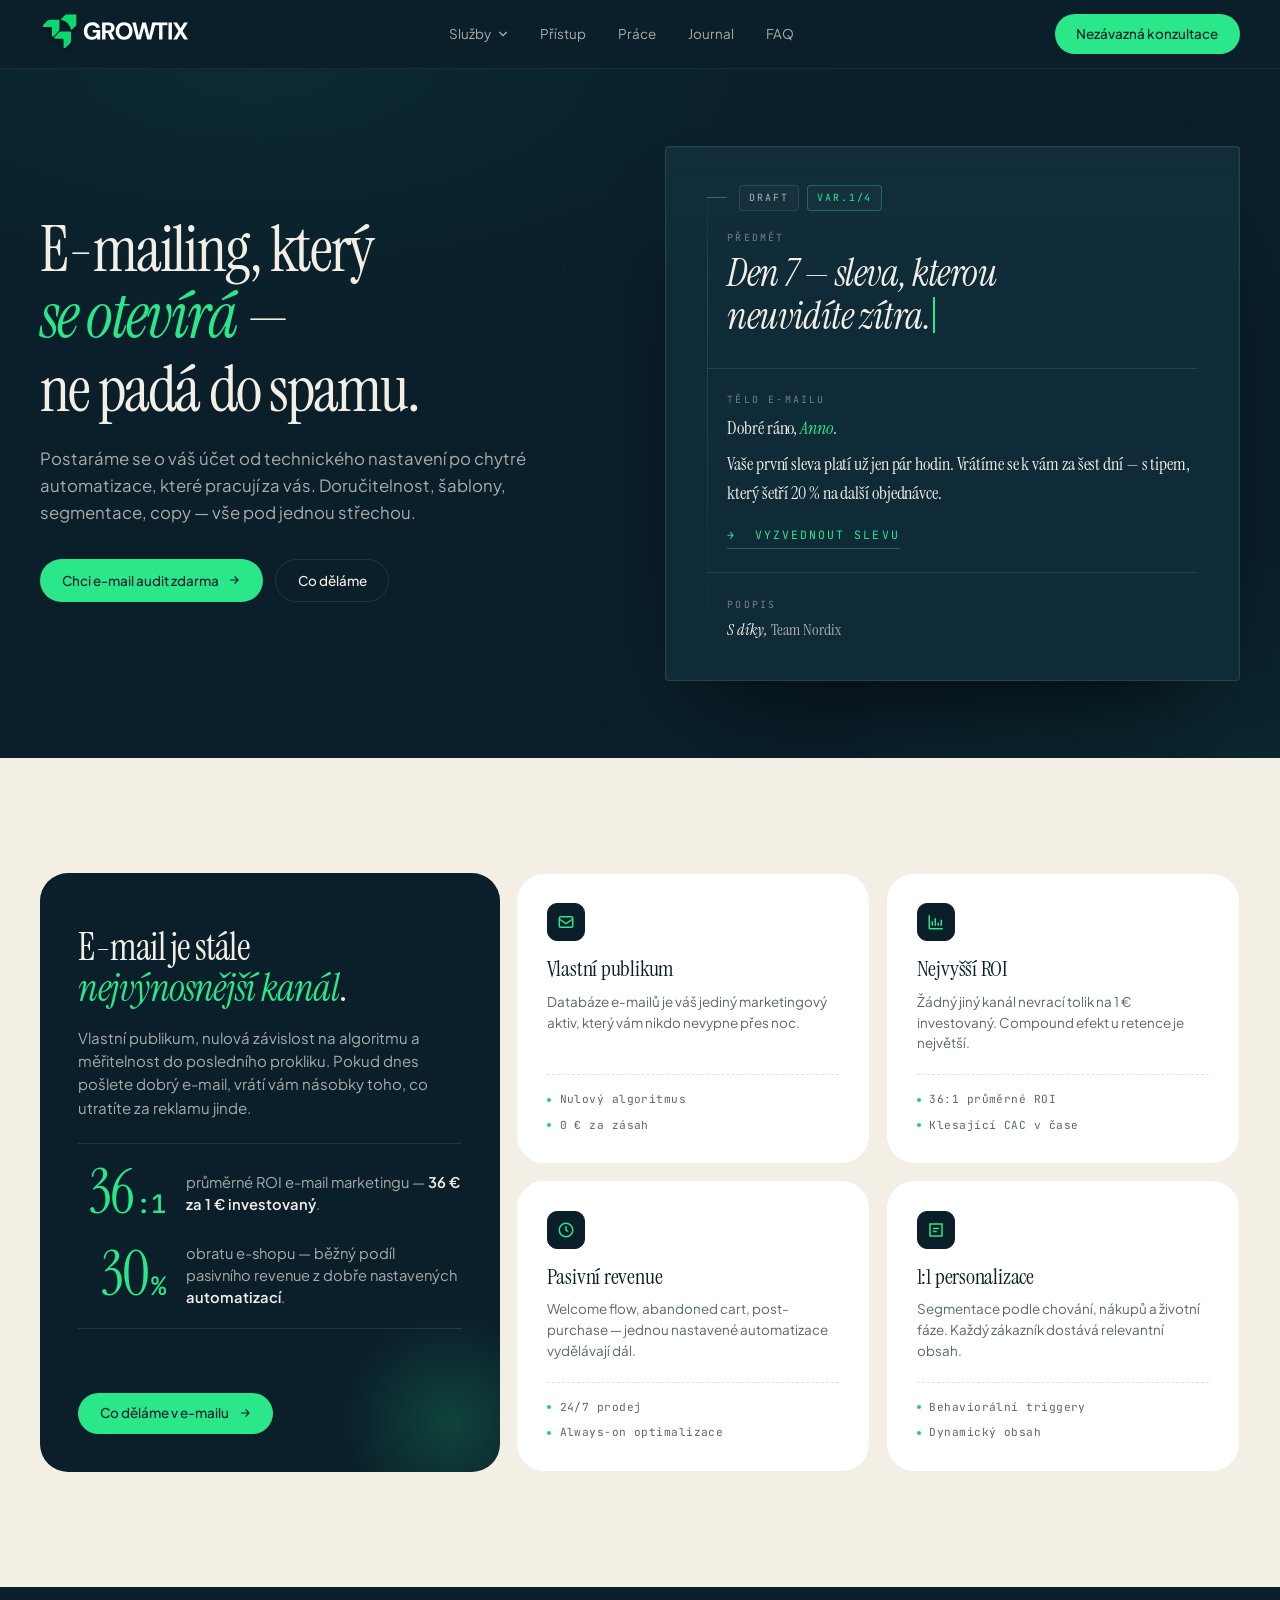
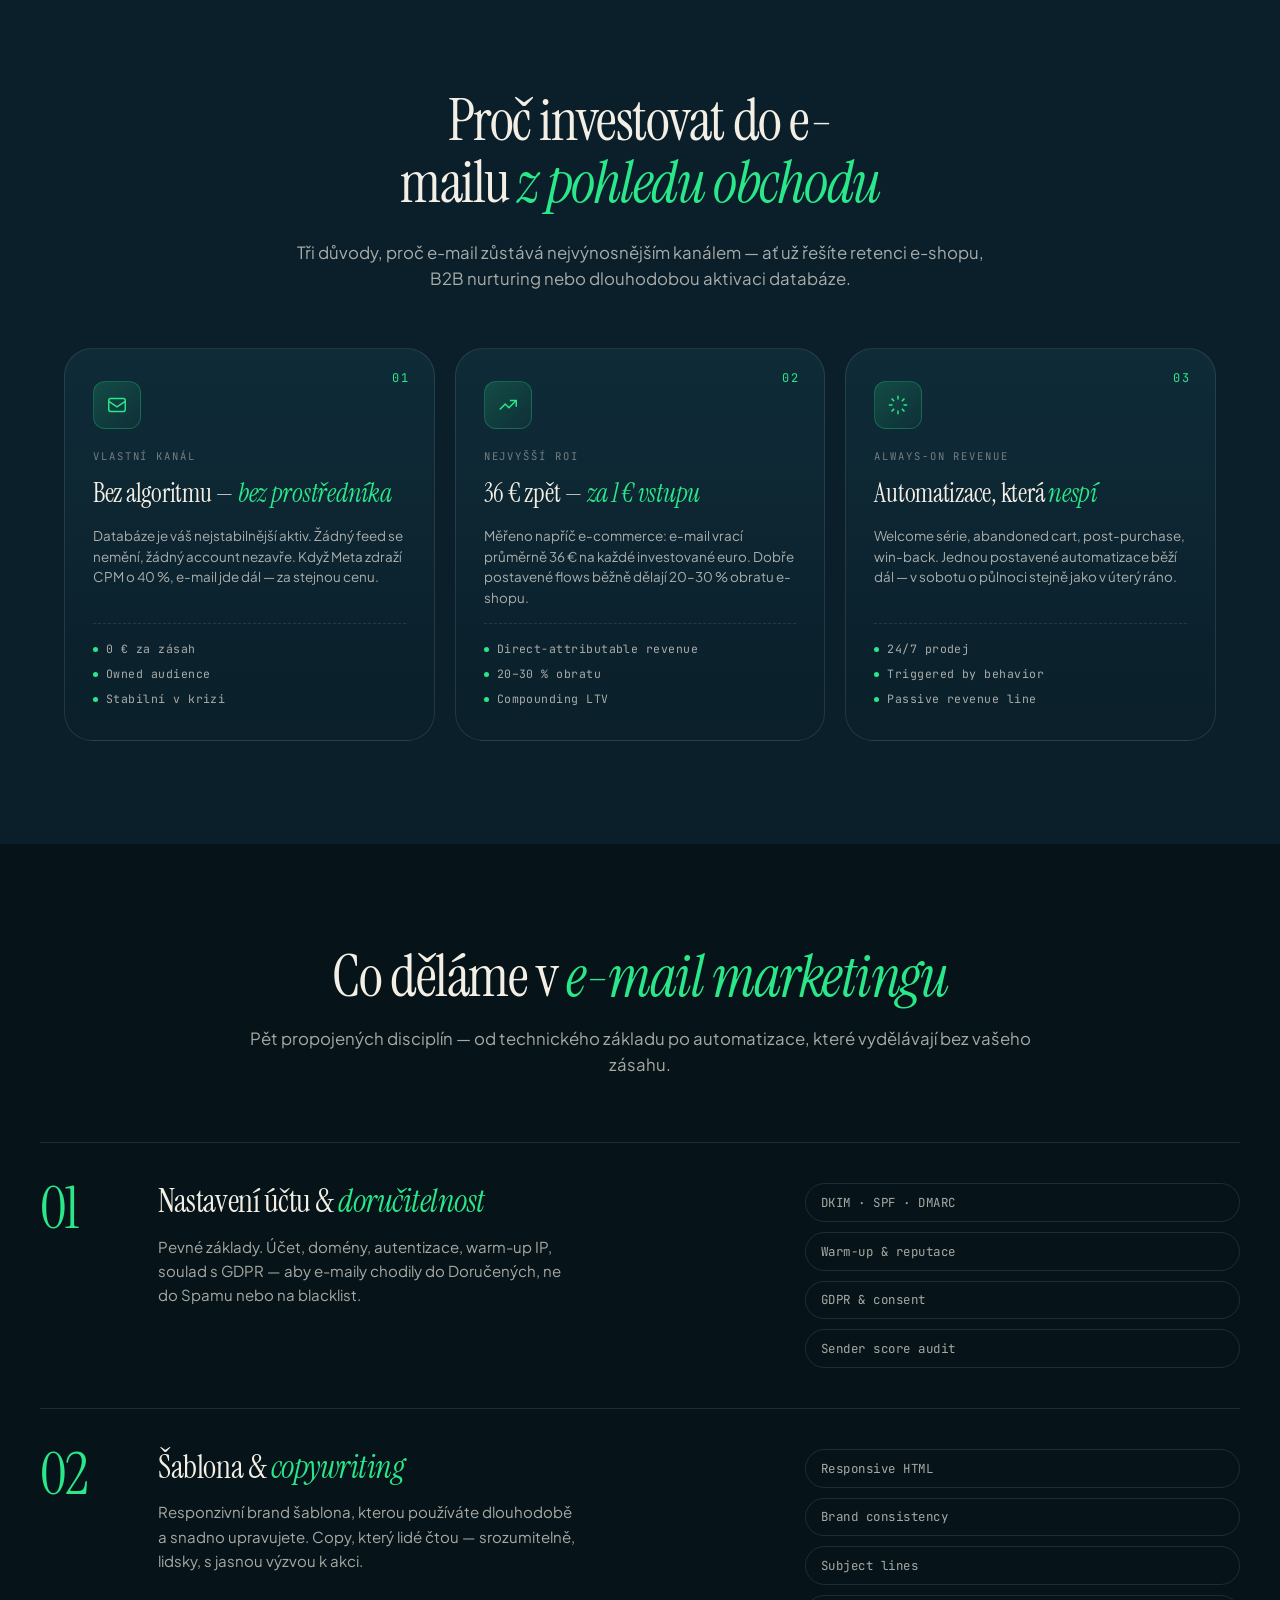
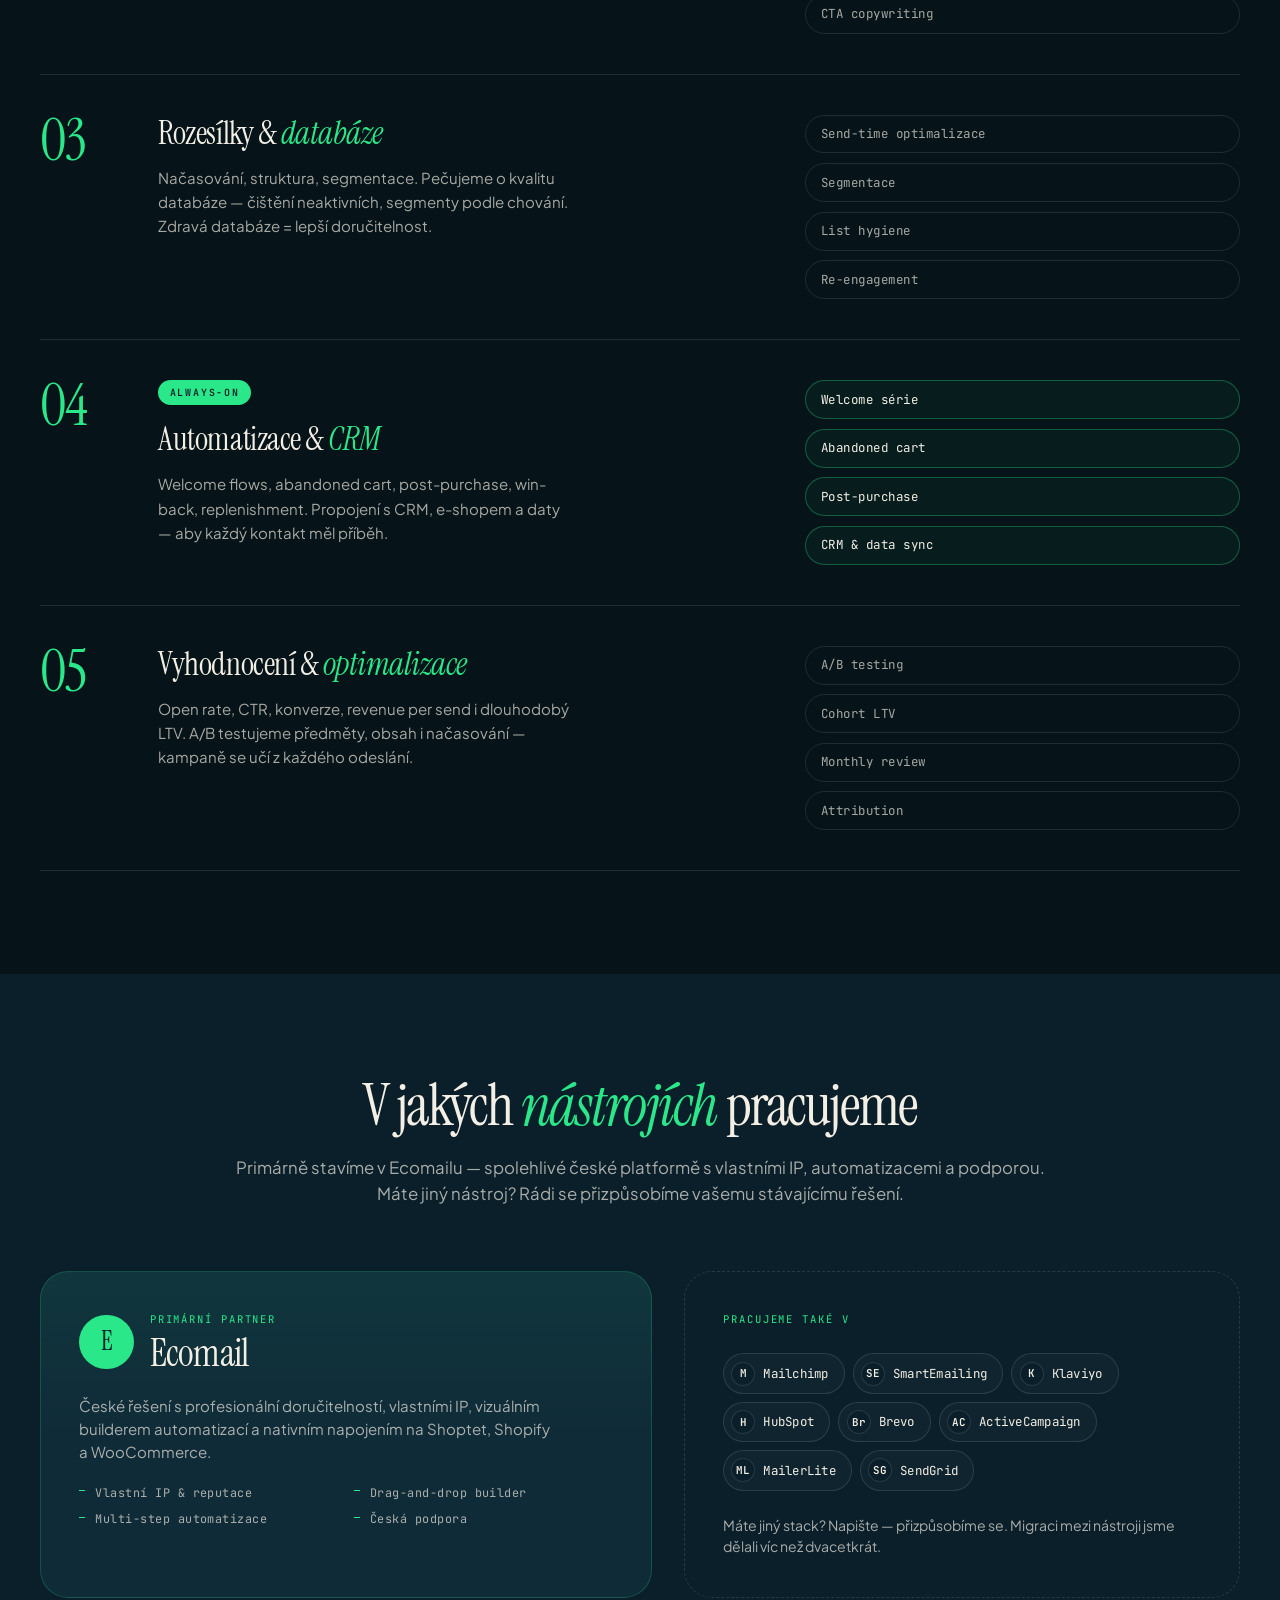
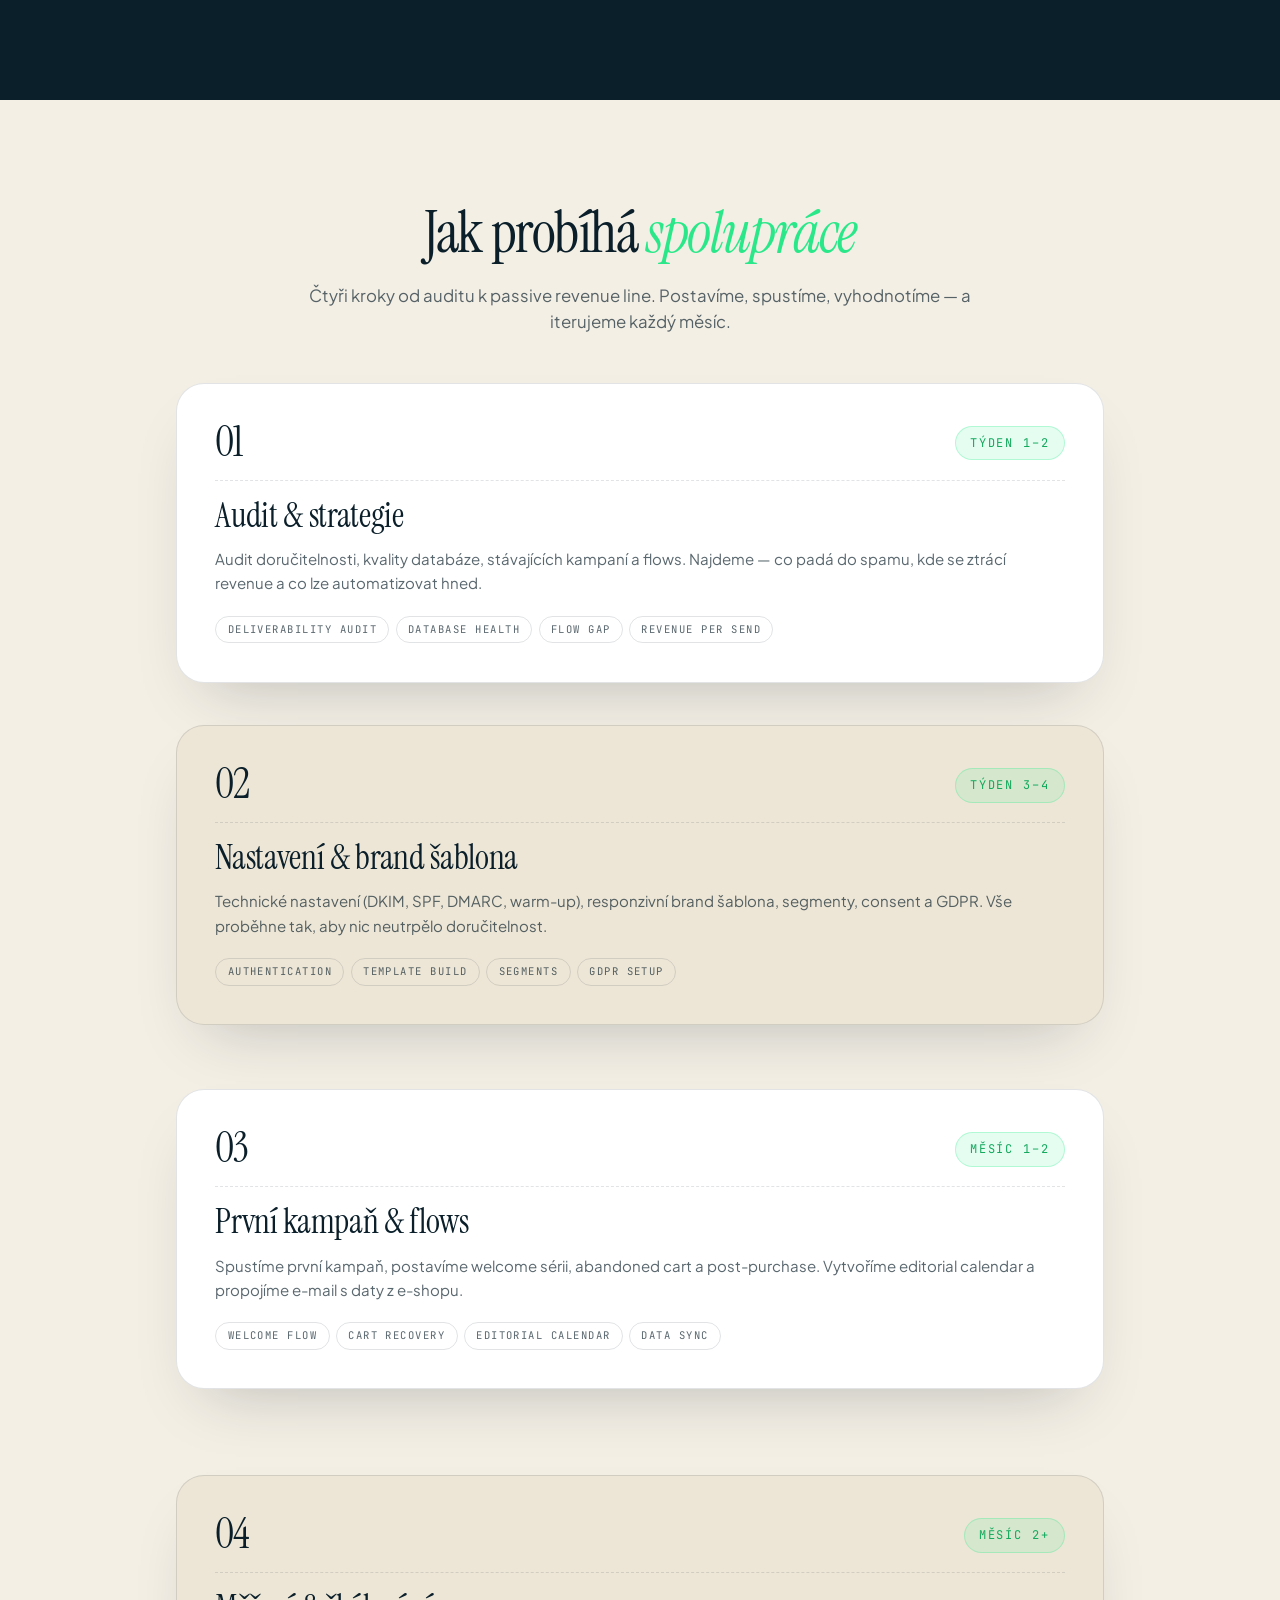
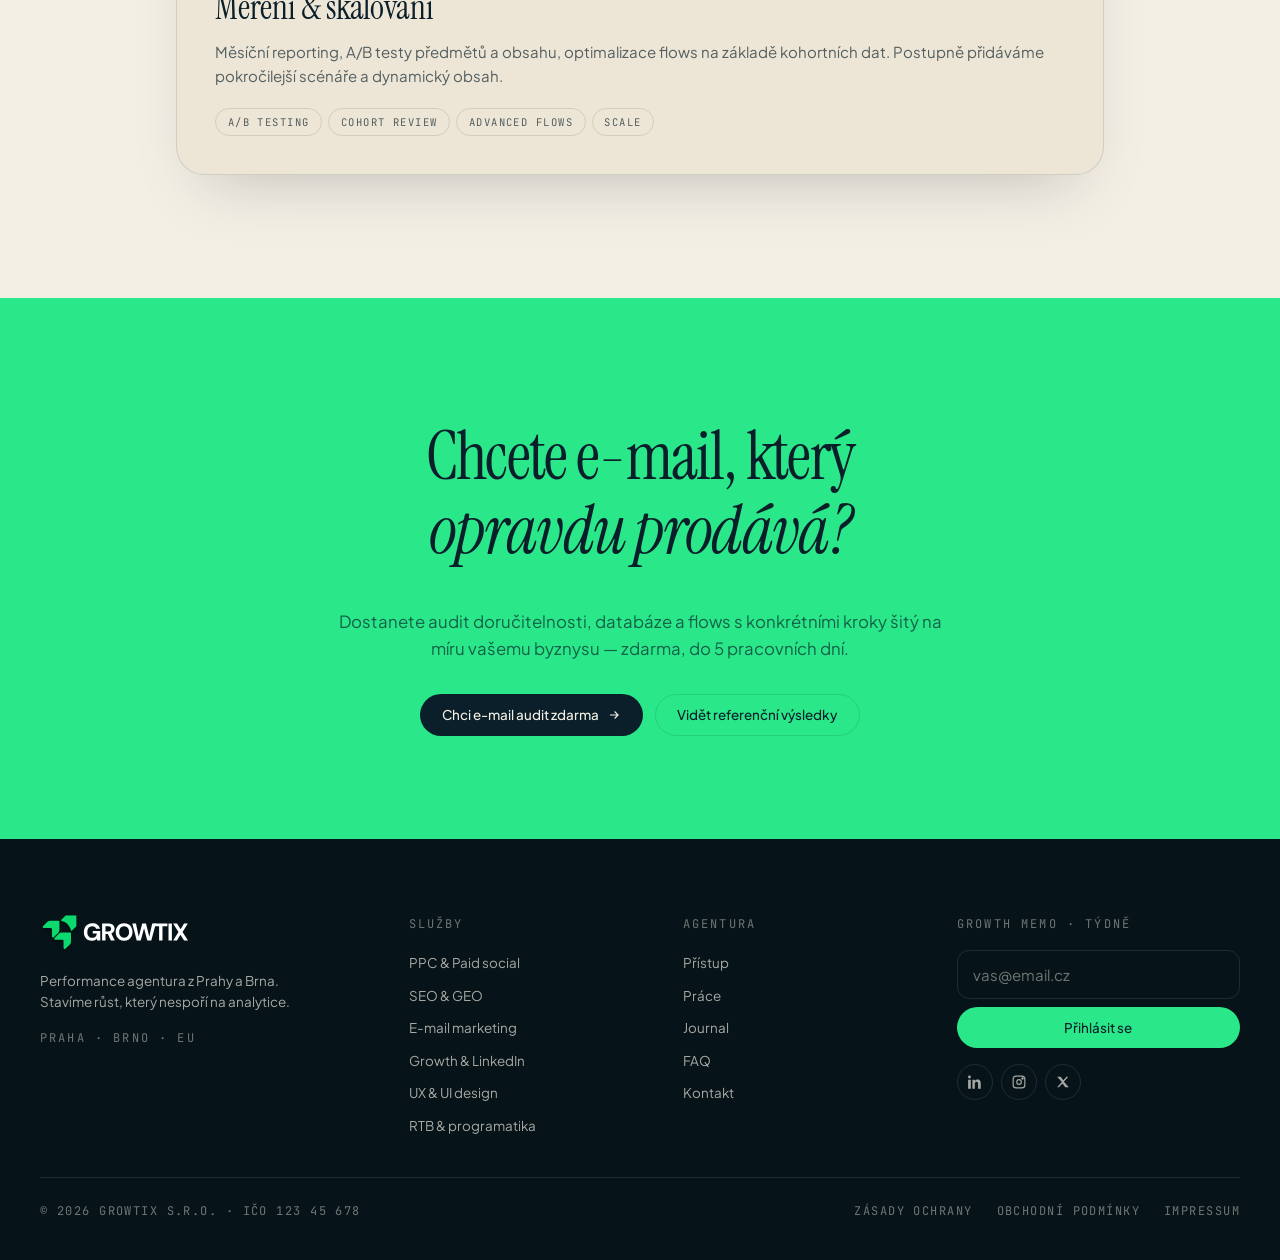
<file: sluzby/email.html>
<!doctype html>
<html lang="cs">
<head>
<meta charset="utf-8">
<meta name="viewport" content="width=device-width, initial-scale=1, viewport-fit=cover">
<meta name="color-scheme" content="dark">
<title>E-mail marketing — Growtix</title>
<meta name="description" content="E-mail marketing, který nepadá do spamu a přináší výsledky. Technické nastavení, šablony, automatizace, CRM, copywriting a doručitelnost — vše pod jednou střechou.">
<link rel="preconnect" href="https://fonts.googleapis.com">
<link rel="preconnect" href="https://fonts.gstatic.com" crossorigin>
<link href="https://fonts.googleapis.com/css2?family=Plus+Jakarta+Sans:wght@400;500;600;700&family=Instrument+Serif:ital@0;1&family=JetBrains+Mono:wght@400;500&display=swap" rel="stylesheet">
<link rel="stylesheet" href="../css/growtix.css">
</head>
<body>

<header class="header" id="gxHeader">
  <div class="container container--wide">
    <div class="header__inner">
      <a href="../index.html" class="brand" aria-label="Growtix — domů">
        <img src="../img/logo-growtix.svg" alt="Growtix" width="148" height="40">
      </a>
      <nav class="nav" aria-label="Hlavní">
        <button type="button" class="nav__link nav__trigger" id="gxMegaTrigger" aria-haspopup="true" aria-expanded="false" aria-controls="gxMega">
          Služby
          <svg class="chev" viewBox="0 0 12 12" aria-hidden="true"><path d="M2 4l4 4 4-4" fill="none" stroke="currentColor" stroke-width="1.6" stroke-linecap="round" stroke-linejoin="round"/></svg>
        </button>
        <a href="../index.html#approach" class="nav__link">Přístup</a>
        <a href="../index.html#work" class="nav__link">Práce</a>
        <a href="../index.html#journal" class="nav__link">Journal</a>
        <a href="../index.html#faq" class="nav__link">FAQ</a>
      </nav>
      <div class="header__actions">
        <button class="burger" aria-label="Menu"><svg width="16" height="12" viewBox="0 0 18 14" fill="none" stroke="currentColor" stroke-width="1.6" stroke-linecap="round"><path d="M1 1h16M1 7h16M1 13h16"/></svg></button>
        <a href="#cta" class="btn btn--primary">Nezávazná konzultace</a>
      </div>
    </div>
  </div>

  <div class="mega" id="gxMega" role="region" aria-label="Služby">
    <div class="container container--wide">
      <div class="mega__inner">
        <div class="mega__list">
          <a href="ppc.html" class="mega__item"><span class="mega__num">01</span><span class="mega__title">PPC &amp; <em>Paid</em></span><span class="mega__desc">Google · Meta · LinkedIn · TikTok</span></a>
          <a href="seo.html" class="mega__item"><span class="mega__num">02</span><span class="mega__title">SEO &amp; <em>GEO</em></span><span class="mega__desc">Organika + LLM viditelnost</span></a>
          <a href="email.html" class="mega__item" aria-current="page"><span class="mega__num">03</span><span class="mega__title"><em>E-mail</em> marketing</span><span class="mega__desc">Flows · retence · transakce</span></a>
          <a href="growth-hacking.html" class="mega__item"><span class="mega__num">04</span><span class="mega__title">Growth &amp; <em>LinkedIn</em></span><span class="mega__desc">B2B outreach · automatizace</span></a>
          <a href="../index.html#services" class="mega__item"><span class="mega__num">05</span><span class="mega__title">RTB &amp; <em>DSP</em></span><span class="mega__desc">Programatika · retargeting</span></a>
          <a href="ux-ui.html" class="mega__item"><span class="mega__num">06</span><span class="mega__title">UX &amp; <em>UI</em></span><span class="mega__desc">Audit · design · implementace</span></a>
        </div>
        <div class="mega__cta">
          <div class="mega__cta-title">E-mail audit <em>do 5</em> pracovních dní.</div>
          <a href="#cta" class="btn btn--dark" style="align-self:flex-start">Objednat audit
            <svg class="arrow" viewBox="0 0 24 24" fill="none" stroke="currentColor" stroke-width="2" aria-hidden="true"><path d="M5 12h14m-6-6 6 6-6 6"/></svg>
          </a>
        </div>
      </div>
    </div>
  </div>
</header>

<main id="top">

<!-- =========== HERO =========== -->
<section class="hero hero-email" aria-labelledby="heroTitle">
  <div class="container container--wide">
    <div class="hero-email__grid">

      <div class="hero-email__copy">
        <h1 class="hero-email__title" id="heroTitle">
          E-mailing, který <em>se otevírá</em> &mdash;<br>
          ne padá do spamu.
        </h1>
        <p class="hero-email__lead">Postaráme se o váš účet od technického nastavení po chytré automatizace, které pracují za vás. Doručitelnost, šablony, segmentace, copy &mdash; vše pod jednou střechou.</p>
        <div class="hero-email__actions">
          <a href="#cta" class="btn btn--primary">Chci e-mail audit zdarma
            <svg class="arrow" viewBox="0 0 24 24" fill="none" stroke="currentColor" stroke-width="2" aria-hidden="true"><path d="M5 12h14m-6-6 6 6-6 6"/></svg>
          </a>
          <a href="#disciplines" class="btn btn--outline-light">Co děláme</a>
        </div>
      </div>

      <aside class="hero-email__panel" aria-hidden="true">
        <div class="email-draft">
          <div class="email-draft__meta">
            <span class="email-draft__tag">Draft</span>
            <span class="email-draft__tag email-draft__tag--alt">var. <span id="subjVar">1</span>/4</span>
          </div>

          <div class="email-draft__field email-draft__field--subject">
            <span class="email-draft__label">Předmět</span>
            <h2 class="email-draft__subject"><span id="subjLine"></span><span class="email-draft__cursor"></span></h2>
          </div>

          <div class="email-draft__rule"></div>

          <div class="email-draft__field">
            <span class="email-draft__label">Tělo e-mailu</span>
            <p class="email-draft__body">
              Dobré ráno, <em>Anno</em>.
            </p>
            <p class="email-draft__body">
              Vaše první sleva platí už jen pár hodin. Vrátíme se k vám za šest dní &mdash; s tipem, který šetří 20 % na další objednávce.
            </p>
            <span class="email-draft__cta">→ &nbsp;vyzvednout slevu</span>
          </div>

          <div class="email-draft__rule"></div>

          <div class="email-draft__field">
            <span class="email-draft__label">Podpis</span>
            <p class="email-draft__sign"><em>S díky,</em> Team Nordix</p>
          </div>
        </div>
      </aside>

    </div>
  </div>
</section>

<!-- =========== PROBLEM BAND (cream) =========== -->
<section class="band intro" aria-labelledby="probTitle">
  <div class="container">
    <div class="intro__grid">
      <div class="intro__lead-card">
        <h3 id="probTitle">E-mail je stále <em>nejvýnosnější kanál</em>.</h3>
        <p>Vlastní publikum, nulová závislost na algoritmu a měřitelnost do posledního prokliku. Pokud dnes pošlete dobrý e-mail, vrátí vám násobky toho, co utratíte za reklamu jinde.</p>
        <dl class="lead-stats">
          <div class="lead-stat">
            <dt class="lead-stat__num">36<span class="lead-stat__unit">:1</span></dt>
            <dd class="lead-stat__label">průměrné ROI e-mail marketingu &mdash; <strong>36 € za 1 € investovaný</strong>.</dd>
          </div>
          <div class="lead-stat">
            <dt class="lead-stat__num">30<span class="lead-stat__unit">%</span></dt>
            <dd class="lead-stat__label">obratu e-shopu &mdash; běžný podíl pasivního revenue z dobře nastavených <strong>automatizací</strong>.</dd>
          </div>
        </dl>
        <a href="#disciplines" class="btn btn--primary">Co děláme v e-mailu
          <svg class="arrow" viewBox="0 0 24 24" fill="none" stroke="currentColor" stroke-width="2" aria-hidden="true"><path d="M5 12h14m-6-6 6 6-6 6"/></svg>
        </a>
      </div>
      <div class="intro-card">
        <div class="intro-card__icon"><svg width="18" height="18" viewBox="0 0 24 24" fill="none" stroke="currentColor" stroke-width="2"><path d="M3 8l9 6 9-6"/><rect x="3" y="5" width="18" height="14" rx="2"/></svg></div>
        <h4>Vlastní publikum</h4>
        <p>Databáze e-mailů je váš jediný marketingový aktiv, který vám nikdo nevypne přes noc.</p>
        <ul>
          <li>Nulový algoritmus</li>
          <li>0 € za zásah</li>
        </ul>
      </div>
      <div class="intro-card">
        <div class="intro-card__icon"><svg width="18" height="18" viewBox="0 0 24 24" fill="none" stroke="currentColor" stroke-width="2"><path d="M3 21V3M21 21H3M7 17V11M11 17V7M15 17V13M19 17V9"/></svg></div>
        <h4>Nejvyšší ROI</h4>
        <p>Žádný jiný kanál nevrací tolik na 1 € investovaný. Compound efekt u retence je největší.</p>
        <ul>
          <li>36:1 průměrné ROI</li>
          <li>Klesající CAC v čase</li>
        </ul>
      </div>
      <div class="intro-card">
        <div class="intro-card__icon"><svg width="18" height="18" viewBox="0 0 24 24" fill="none" stroke="currentColor" stroke-width="2"><circle cx="12" cy="12" r="9"/><path d="M12 7v5l3 2"/></svg></div>
        <h4>Pasivní revenue</h4>
        <p>Welcome flow, abandoned cart, post-purchase &mdash; jednou nastavené automatizace vydělávají dál.</p>
        <ul>
          <li>24/7 prodej</li>
          <li>Always-on optimalizace</li>
        </ul>
      </div>
      <div class="intro-card">
        <div class="intro-card__icon"><svg width="18" height="18" viewBox="0 0 24 24" fill="none" stroke="currentColor" stroke-width="2"><path d="M4 4h16v16H4z"/><path d="M8 10h8M8 14h5"/></svg></div>
        <h4>1:1 personalizace</h4>
        <p>Segmentace podle chování, nákupů a životní fáze. Každý zákazník dostává relevantní obsah.</p>
        <ul>
          <li>Behaviorální triggery</li>
          <li>Dynamický obsah</li>
        </ul>
      </div>
    </div>
  </div>
</section>

<!-- =========== DIFFERENTIATOR (dark) =========== -->
<section class="band band--dark diff" aria-label="Proč investovat do e-mailu">
  <div class="container">
    <div class="diff__head">
      <h2 class="diff__title">
        Proč investovat do e-mailu <em>z pohledu obchodu</em>
      </h2>
      <p class="diff__lead">Tři důvody, proč e-mail zůstává nejvýnosnějším kanálem &mdash; ať už řešíte retenci e-shopu, B2B nurturing nebo dlouhodobou aktivaci databáze.</p>
    </div>

    <div class="diff__grid">
      <article class="diff-card">
        <div class="diff-card__num">01</div>
        <div class="diff-card__icon" aria-hidden="true"><svg viewBox="0 0 24 24" fill="none" stroke="currentColor" stroke-width="1.6"><path d="M3 8l9 6 9-6"/><rect x="3" y="5" width="18" height="14" rx="2"/></svg></div>
        <div class="diff-card__kicker">Vlastní kanál</div>
        <h4 class="diff-card__title">Bez algoritmu &mdash; <em>bez prostředníka</em></h4>
        <p class="diff-card__body">Databáze je váš nejstabilnější aktiv. Žádný feed se nemění, žádný account nezavře. Když Meta zdraží CPM o 40 %, e-mail jde dál &mdash; za stejnou cenu.</p>
        <ul class="diff-card__list">
          <li>0 € za zásah</li>
          <li>Owned audience</li>
          <li>Stabilní v krizi</li>
        </ul>
      </article>
      <article class="diff-card">
        <div class="diff-card__num">02</div>
        <div class="diff-card__icon" aria-hidden="true"><svg viewBox="0 0 24 24" fill="none" stroke="currentColor" stroke-width="1.6"><path d="M3 17l6-6 4 4 8-8"/><path d="M14 7h7v7"/></svg></div>
        <div class="diff-card__kicker">Nejvyšší ROI</div>
        <h4 class="diff-card__title">36 € zpět &mdash; <em>za 1 € vstupu</em></h4>
        <p class="diff-card__body">Měřeno napříč e-commerce: e-mail vrací průměrně 36 € na každé investované euro. Dobře postavené flows běžně dělají 20–30 % obratu e-shopu.</p>
        <ul class="diff-card__list">
          <li>Direct-attributable revenue</li>
          <li>20–30 % obratu</li>
          <li>Compounding LTV</li>
        </ul>
      </article>
      <article class="diff-card">
        <div class="diff-card__num">03</div>
        <div class="diff-card__icon" aria-hidden="true"><svg viewBox="0 0 24 24" fill="none" stroke="currentColor" stroke-width="1.6"><path d="M12 2v4M12 18v4M4.93 4.93l2.83 2.83M16.24 16.24l2.83 2.83M2 12h4M18 12h4M4.93 19.07l2.83-2.83M16.24 7.76l2.83-2.83"/></svg></div>
        <div class="diff-card__kicker">Always-on revenue</div>
        <h4 class="diff-card__title">Automatizace, která <em>nespí</em></h4>
        <p class="diff-card__body">Welcome série, abandoned cart, post-purchase, win-back. Jednou postavené automatizace běží dál &mdash; v sobotu o půlnoci stejně jako v úterý ráno.</p>
        <ul class="diff-card__list">
          <li>24/7 prodej</li>
          <li>Triggered by behavior</li>
          <li>Passive revenue line</li>
        </ul>
      </article>
    </div>
  </div>
</section>

<!-- =========== DISCIPLINES =========== -->
<section class="band band--darker seo-rows" id="disciplines" aria-labelledby="disTitle">
  <div class="container">
    <header class="seo-rows__head">
      <h2 id="disTitle" class="seo-rows__title">
        Co děláme v <em>e-mail marketingu</em>
      </h2>
      <p class="seo-rows__lead">Pět propojených disciplín — od technického základu po automatizace, které vydělávají bez vašeho zásahu.</p>
    </header>

    <ol class="seo-rows__list" role="list">
      <li class="seo-row">
        <div class="seo-row__num">01</div>
        <div class="seo-row__body">
          <h3 class="seo-row__title">Nastavení účtu &amp; <em>doručitelnost</em></h3>
          <p class="seo-row__desc">Pevné základy. Účet, domény, autentizace, warm-up IP, soulad s GDPR &mdash; aby e-maily chodily do Doručených, ne do Spamu nebo na blacklist.</p>
        </div>
        <ul class="seo-row__tags">
          <li>DKIM · SPF · DMARC</li>
          <li>Warm-up &amp; reputace</li>
          <li>GDPR &amp; consent</li>
          <li>Sender score audit</li>
        </ul>
      </li>

      <li class="seo-row">
        <div class="seo-row__num">02</div>
        <div class="seo-row__body">
          <h3 class="seo-row__title">Šablona &amp; <em>copywriting</em></h3>
          <p class="seo-row__desc">Responzivní brand šablona, kterou používáte dlouhodobě a snadno upravujete. Copy, který lidé čtou &mdash; srozumitelně, lidsky, s jasnou výzvou k akci.</p>
        </div>
        <ul class="seo-row__tags">
          <li>Responsive HTML</li>
          <li>Brand consistency</li>
          <li>Subject lines</li>
          <li>CTA copywriting</li>
        </ul>
      </li>

      <li class="seo-row">
        <div class="seo-row__num">03</div>
        <div class="seo-row__body">
          <h3 class="seo-row__title">Rozesílky &amp; <em>databáze</em></h3>
          <p class="seo-row__desc">Načasování, struktura, segmentace. Pečujeme o kvalitu databáze &mdash; čištění neaktivních, segmenty podle chování. Zdravá databáze = lepší doručitelnost.</p>
        </div>
        <ul class="seo-row__tags">
          <li>Send-time optimalizace</li>
          <li>Segmentace</li>
          <li>List hygiene</li>
          <li>Re-engagement</li>
        </ul>
      </li>

      <li class="seo-row seo-row--feature">
        <div class="seo-row__num">04</div>
        <div class="seo-row__body">
          <span class="seo-row__badge">Always-on</span>
          <h3 class="seo-row__title">Automatizace &amp; <em>CRM</em></h3>
          <p class="seo-row__desc">Welcome flows, abandoned cart, post-purchase, win-back, replenishment. Propojení s CRM, e-shopem a daty &mdash; aby každý kontakt měl příběh.</p>
        </div>
        <ul class="seo-row__tags">
          <li>Welcome série</li>
          <li>Abandoned cart</li>
          <li>Post-purchase</li>
          <li>CRM &amp; data sync</li>
        </ul>
      </li>

      <li class="seo-row">
        <div class="seo-row__num">05</div>
        <div class="seo-row__body">
          <h3 class="seo-row__title">Vyhodnocení &amp; <em>optimalizace</em></h3>
          <p class="seo-row__desc">Open rate, CTR, konverze, revenue per send i dlouhodobý LTV. A/B testujeme předměty, obsah i načasování &mdash; kampaně se učí z každého odeslání.</p>
        </div>
        <ul class="seo-row__tags">
          <li>A/B testing</li>
          <li>Cohort LTV</li>
          <li>Monthly review</li>
          <li>Attribution</li>
        </ul>
      </li>
    </ol>
  </div>
</section>

<!-- =========== TOOLS =========== -->
<section class="band band--dark tools" aria-labelledby="toolsTitle">
  <div class="container">
    <header class="tools__head">
      <h2 id="toolsTitle" class="tools__title">
        V jakých <em>nástrojích</em> pracujeme
      </h2>
      <p class="tools__lead">Primárně stavíme v Ecomailu &mdash; spolehlivé české platformě s vlastními IP, automatizacemi a podporou. Máte jiný nástroj? Rádi se přizpůsobíme vašemu stávajícímu řešení.</p>
    </header>

    <div class="tools__grid">
      <article class="tool-card tool-card--feature">
        <div class="tool-card__head">
          <span class="tool-card__mark tool-card__mark--lg">E</span>
          <div>
            <div class="tool-card__kicker">Primární partner</div>
            <h3 class="tool-card__name">Ecomail</h3>
          </div>
        </div>
        <p class="tool-card__body">České řešení s profesionální doručitelností, vlastními IP, vizuálním builderem automatizací a nativním napojením na Shoptet, Shopify a WooCommerce.</p>
        <ul class="tool-card__list">
          <li>Vlastní IP &amp; reputace</li>
          <li>Drag-and-drop builder</li>
          <li>Multi-step automatizace</li>
          <li>Česká podpora</li>
        </ul>
      </article>

      <div class="tool-card tool-card--secondary">
        <div class="tool-card__kicker">Pracujeme také v</div>
        <ul class="tool-grid">
          <li class="tool-pill"><span class="tool-pill__mark">M</span>Mailchimp</li>
          <li class="tool-pill"><span class="tool-pill__mark">SE</span>SmartEmailing</li>
          <li class="tool-pill"><span class="tool-pill__mark">K</span>Klaviyo</li>
          <li class="tool-pill"><span class="tool-pill__mark">H</span>HubSpot</li>
          <li class="tool-pill"><span class="tool-pill__mark">Br</span>Brevo</li>
          <li class="tool-pill"><span class="tool-pill__mark">AC</span>ActiveCampaign</li>
          <li class="tool-pill"><span class="tool-pill__mark">ML</span>MailerLite</li>
          <li class="tool-pill"><span class="tool-pill__mark">SG</span>SendGrid</li>
        </ul>
        <p class="tool-card__foot">Máte jiný stack? Napište &mdash; přizpůsobíme se. Migraci mezi nástroji jsme dělali víc než dvacetkrát.</p>
      </div>
    </div>
  </div>
</section>

<!-- =========== PROCESS (cream — stack scroll) =========== -->
<section class="band intro proc-stack" aria-labelledby="procTitle">
  <div class="container">
    <div class="proc-stack__head">
      <h2 id="procTitle" class="proc-stack__title">
        Jak probíhá <em>spolupráce</em>
      </h2>
      <p class="proc-stack__lead">Čtyři kroky od auditu k passive revenue line. Postavíme, spustíme, vyhodnotíme &mdash; a iterujeme každý měsíc.</p>
    </div>

    <div class="proc-stack__list">
      <article class="proc-step" style="--i: 0">
        <div class="proc-step__inner">
          <div class="proc-step__head">
            <div class="proc-step__num">01</div>
            <div class="proc-step__meta">Týden 1–2</div>
          </div>
          <h4 class="proc-step__title">Audit &amp; strategie</h4>
          <p class="proc-step__body">Audit doručitelnosti, kvality databáze, stávajících kampaní a flows. Najdeme &mdash; co padá do spamu, kde se ztrácí revenue a co lze automatizovat hned.</p>
          <ul class="proc-step__tags"><li>Deliverability audit</li><li>Database health</li><li>Flow gap</li><li>Revenue per send</li></ul>
        </div>
      </article>
      <article class="proc-step" style="--i: 1">
        <div class="proc-step__inner">
          <div class="proc-step__head">
            <div class="proc-step__num">02</div>
            <div class="proc-step__meta">Týden 3–4</div>
          </div>
          <h4 class="proc-step__title">Nastavení &amp; brand šablona</h4>
          <p class="proc-step__body">Technické nastavení (DKIM, SPF, DMARC, warm-up), responzivní brand šablona, segmenty, consent a GDPR. Vše proběhne tak, aby nic neutrpělo doručitelnost.</p>
          <ul class="proc-step__tags"><li>Authentication</li><li>Template build</li><li>Segments</li><li>GDPR setup</li></ul>
        </div>
      </article>
      <article class="proc-step" style="--i: 2">
        <div class="proc-step__inner">
          <div class="proc-step__head">
            <div class="proc-step__num">03</div>
            <div class="proc-step__meta">Měsíc 1–2</div>
          </div>
          <h4 class="proc-step__title">První kampaň &amp; flows</h4>
          <p class="proc-step__body">Spustíme první kampaň, postavíme welcome sérii, abandoned cart a post-purchase. Vytvoříme editorial calendar a propojíme e-mail s daty z e-shopu.</p>
          <ul class="proc-step__tags"><li>Welcome flow</li><li>Cart recovery</li><li>Editorial calendar</li><li>Data sync</li></ul>
        </div>
      </article>
      <article class="proc-step" style="--i: 3">
        <div class="proc-step__inner">
          <div class="proc-step__head">
            <div class="proc-step__num">04</div>
            <div class="proc-step__meta">Měsíc 2+</div>
          </div>
          <h4 class="proc-step__title">Měření &amp; škálování</h4>
          <p class="proc-step__body">Měsíční reporting, A/B testy předmětů a obsahu, optimalizace flows na základě kohortních dat. Postupně přidáváme pokročilejší scénáře a dynamický obsah.</p>
          <ul class="proc-step__tags"><li>A/B testing</li><li>Cohort review</li><li>Advanced flows</li><li>Scale</li></ul>
        </div>
      </article>
    </div>
  </div>
</section>

<!-- =========== CTA =========== -->
<section class="cta-mint" id="cta" aria-labelledby="ctaTitle">
  <div class="container">
    <h2 id="ctaTitle" style="font-family: var(--ff-serif); font-weight: 400; font-size: clamp(2.6rem, 5.5vw, 4.2rem); line-height: 1.1; letter-spacing: -0.025em; margin: 1.25rem auto 2rem; text-wrap: balance; max-width: 22ch;">
      Chcete e-mail, který <em style="font-style: italic; display: inline-block; line-height: 1.05; padding-bottom: 0.18em;">opravdu prodává?</em>
    </h2>
    <p style="color: var(--on-cream-2); font-size: var(--t-lg); line-height: 1.55; margin: 0 auto 2rem; max-width: 38rem;">
      Dostanete audit doručitelnosti, databáze a flows s konkrétními kroky šitý na míru vašemu byznysu &mdash; zdarma, do 5 pracovních dní.
    </p>
    <div style="display:flex; gap: 0.75rem; justify-content: center; flex-wrap: wrap;">
      <a href="../index.html#cta" class="btn btn--dark">Chci e-mail audit zdarma
        <svg class="arrow" viewBox="0 0 24 24" fill="none" stroke="currentColor" stroke-width="2" aria-hidden="true"><path d="M5 12h14m-6-6 6 6-6 6"/></svg>
      </a>
      <a href="../index.html#work" class="btn btn--outline-dark">Vidět referenční výsledky</a>
    </div>
  </div>
</section>

</main>

<!-- Footer -->
<footer class="footer">
  <div class="container container--wide">
    <div class="footer__grid">
      <div>
        <div class="footer__brand"><img src="../img/logo-growtix.svg" alt="Growtix" width="148" height="40"></div>
        <p class="footer__blurb">Performance agentura z Prahy a Brna. Stavíme růst, který nespoří na analytice.</p>
        <div class="footer__loc">Praha · Brno · EU</div>
      </div>
      <div>
        <div class="footer__heading">Služby</div>
        <ul class="footer__list">
          <li><a href="ppc.html">PPC &amp; Paid social</a></li>
          <li><a href="seo.html">SEO &amp; GEO</a></li>
          <li><a href="email.html">E-mail marketing</a></li>
          <li><a href="growth-hacking.html">Growth &amp; LinkedIn</a></li>
          <li><a href="ux-ui.html">UX &amp; UI design</a></li>
          <li><a href="../index.html#services">RTB &amp; programatika</a></li>
        </ul>
      </div>
      <div>
        <div class="footer__heading">Agentura</div>
        <ul class="footer__list">
          <li><a href="../index.html#approach">Přístup</a></li>
          <li><a href="../index.html#work">Práce</a></li>
          <li><a href="../index.html#journal">Journal</a></li>
          <li><a href="../index.html#faq">FAQ</a></li>
          <li><a href="../index.html#cta">Kontakt</a></li>
        </ul>
      </div>
      <div class="footer__news">
        <div class="footer__heading">Growth Memo · týdně</div>
        <input type="email" placeholder="vas@email.cz" aria-label="E-mail">
        <button class="btn btn--primary" style="width:100%">Přihlásit se</button>
        <div class="footer__social">
          <a href="#" aria-label="LinkedIn"><svg width="14" height="14" viewBox="0 0 24 24" fill="currentColor"><path d="M4.98 3.5C4.98 4.88 3.87 6 2.5 6S0 4.88 0 3.5 1.12 1 2.5 1s2.48 1.12 2.48 2.5zM.22 8h4.56v15.5H.22V8zm7.36 0h4.37v2.12h.06c.61-1.16 2.1-2.37 4.32-2.37 4.62 0 5.48 3.04 5.48 7v8.75h-4.56v-7.76c0-1.85-.03-4.23-2.58-4.23-2.58 0-2.98 2.01-2.98 4.09v7.9H7.58V8z"/></svg></a>
          <a href="#" aria-label="Instagram"><svg width="14" height="14" viewBox="0 0 24 24" fill="none" stroke="currentColor" stroke-width="2"><rect x="2" y="2" width="20" height="20" rx="5"/><circle cx="12" cy="12" r="4"/><circle cx="18" cy="6" r="1" fill="currentColor"/></svg></a>
          <a href="#" aria-label="X"><svg width="14" height="14" viewBox="0 0 24 24" fill="currentColor"><path d="M18 3h3l-7.5 8.5L22 21h-6l-5-6.5L5 21H2l8-9L2 3h6l4.5 6L18 3z"/></svg></a>
        </div>
      </div>
    </div>
    <div class="footer__legal">
      <span>© 2026 Growtix s.r.o. · IČO 123 45 678</span>
      <div class="footer__legal-links">
        <a href="#">Zásady ochrany</a>
        <a href="#">Obchodní podmínky</a>
        <a href="#">Impressum</a>
      </div>
    </div>
  </div>
</footer>

<script>
(function () {
  'use strict';
  // Subject line typewriter — cycles through A/B variants
  var line = document.getElementById('subjLine');
  var counter = document.getElementById('subjVar');
  if (line && !window.matchMedia('(prefers-reduced-motion: reduce)').matches) {
    var variants = [
      'Den 7 — sleva, kterou neuvidíte zítra.',
      'Anno, vaše první sleva mizí.',
      'Poslední šance: −15 % končí dnes.',
      '24 hodin zbývá. Nepřehlédněte.'
    ];
    var vi = 0, ci = 0, typing = true;
    if (counter) counter.textContent = '1';
    function tick() {
      var q = variants[vi];
      if (typing) {
        ci++;
        line.textContent = q.slice(0, ci);
        if (ci >= q.length) { typing = false; setTimeout(tick, 2400); return; }
        setTimeout(tick, 38 + Math.random() * 45);
      } else {
        ci--;
        line.textContent = q.slice(0, ci);
        if (ci <= 0) {
          typing = true;
          vi = (vi + 1) % variants.length;
          if (counter) counter.textContent = String(vi + 1);
          setTimeout(tick, 300);
          return;
        }
        setTimeout(tick, 18);
      }
    }
    tick();
  }

  // Mega menu
  var mTrigger = document.getElementById('gxMegaTrigger');
  var mega = document.getElementById('gxMega');
  if (mTrigger && mega) {
    function closeMega(){ mega.classList.remove('is-open'); mTrigger.setAttribute('aria-expanded','false'); }
    function openMega(){ mega.classList.add('is-open'); mTrigger.setAttribute('aria-expanded','true'); }
    mTrigger.addEventListener('click', function(e){ e.stopPropagation(); mega.classList.contains('is-open') ? closeMega() : openMega(); });
    document.addEventListener('click', function(e){ if (!mega.contains(e.target) && e.target !== mTrigger && !mTrigger.contains(e.target)) closeMega(); });
    document.addEventListener('keydown', function(e){ if (e.key === 'Escape') closeMega(); });
  }
  // Header scroll state
  var header = document.getElementById('gxHeader');
  if (header) {
    var onScroll = function(){ header.classList.toggle('is-scrolled', window.scrollY > 12); };
    onScroll(); window.addEventListener('scroll', onScroll, { passive: true });
  }
})();
</script>

</body>
</html>
</file>
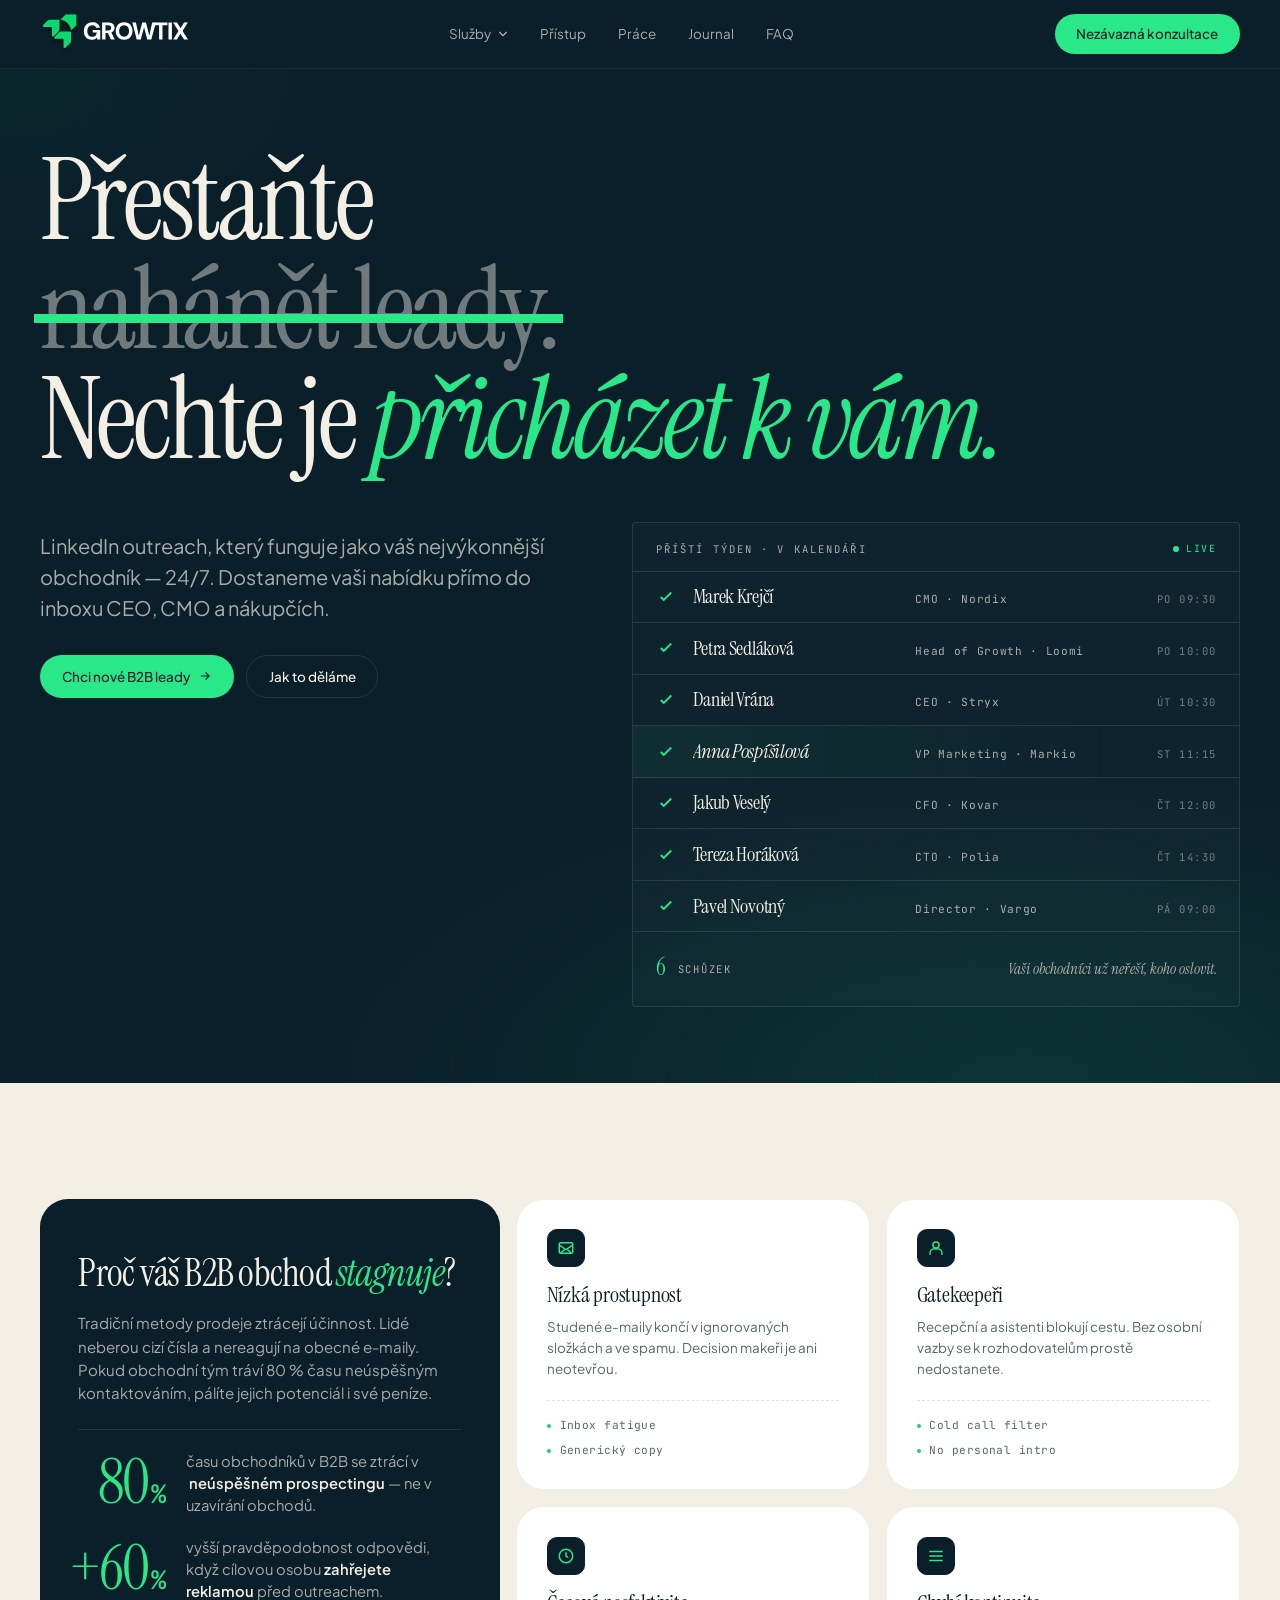
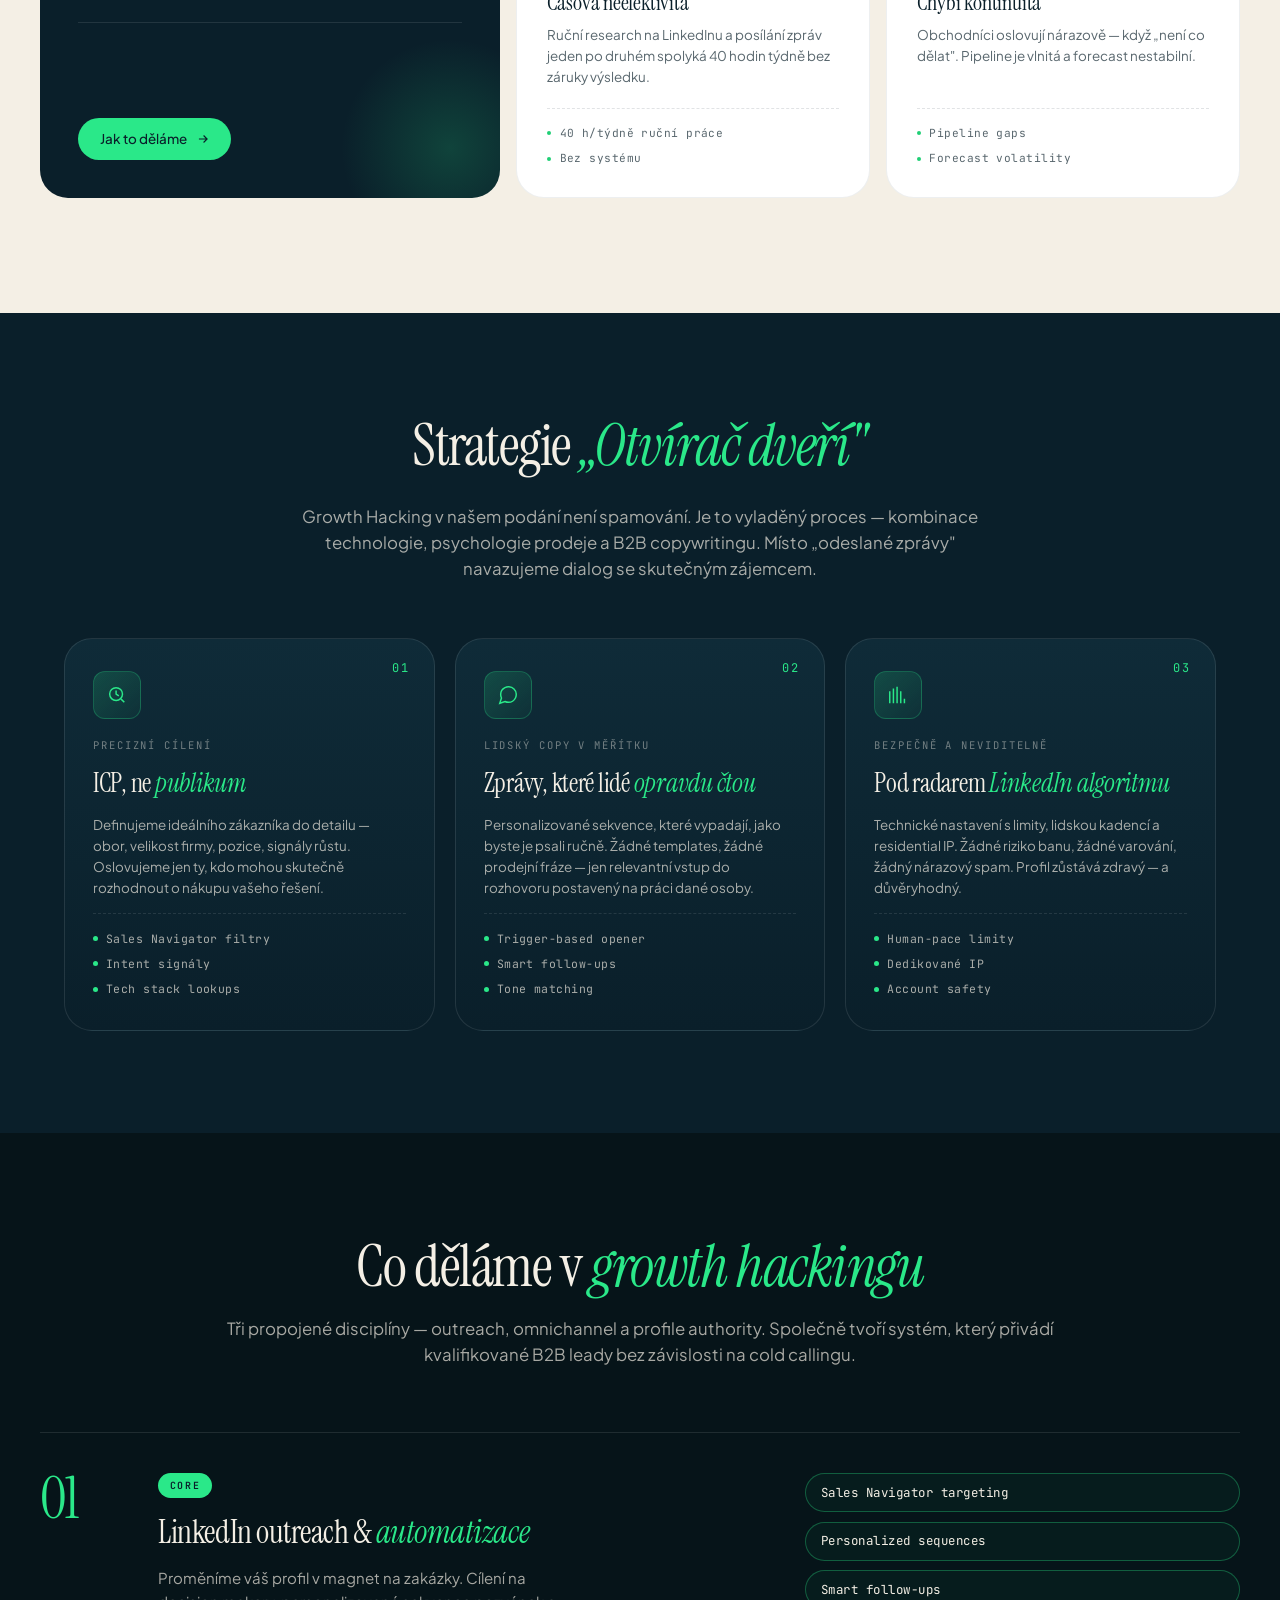
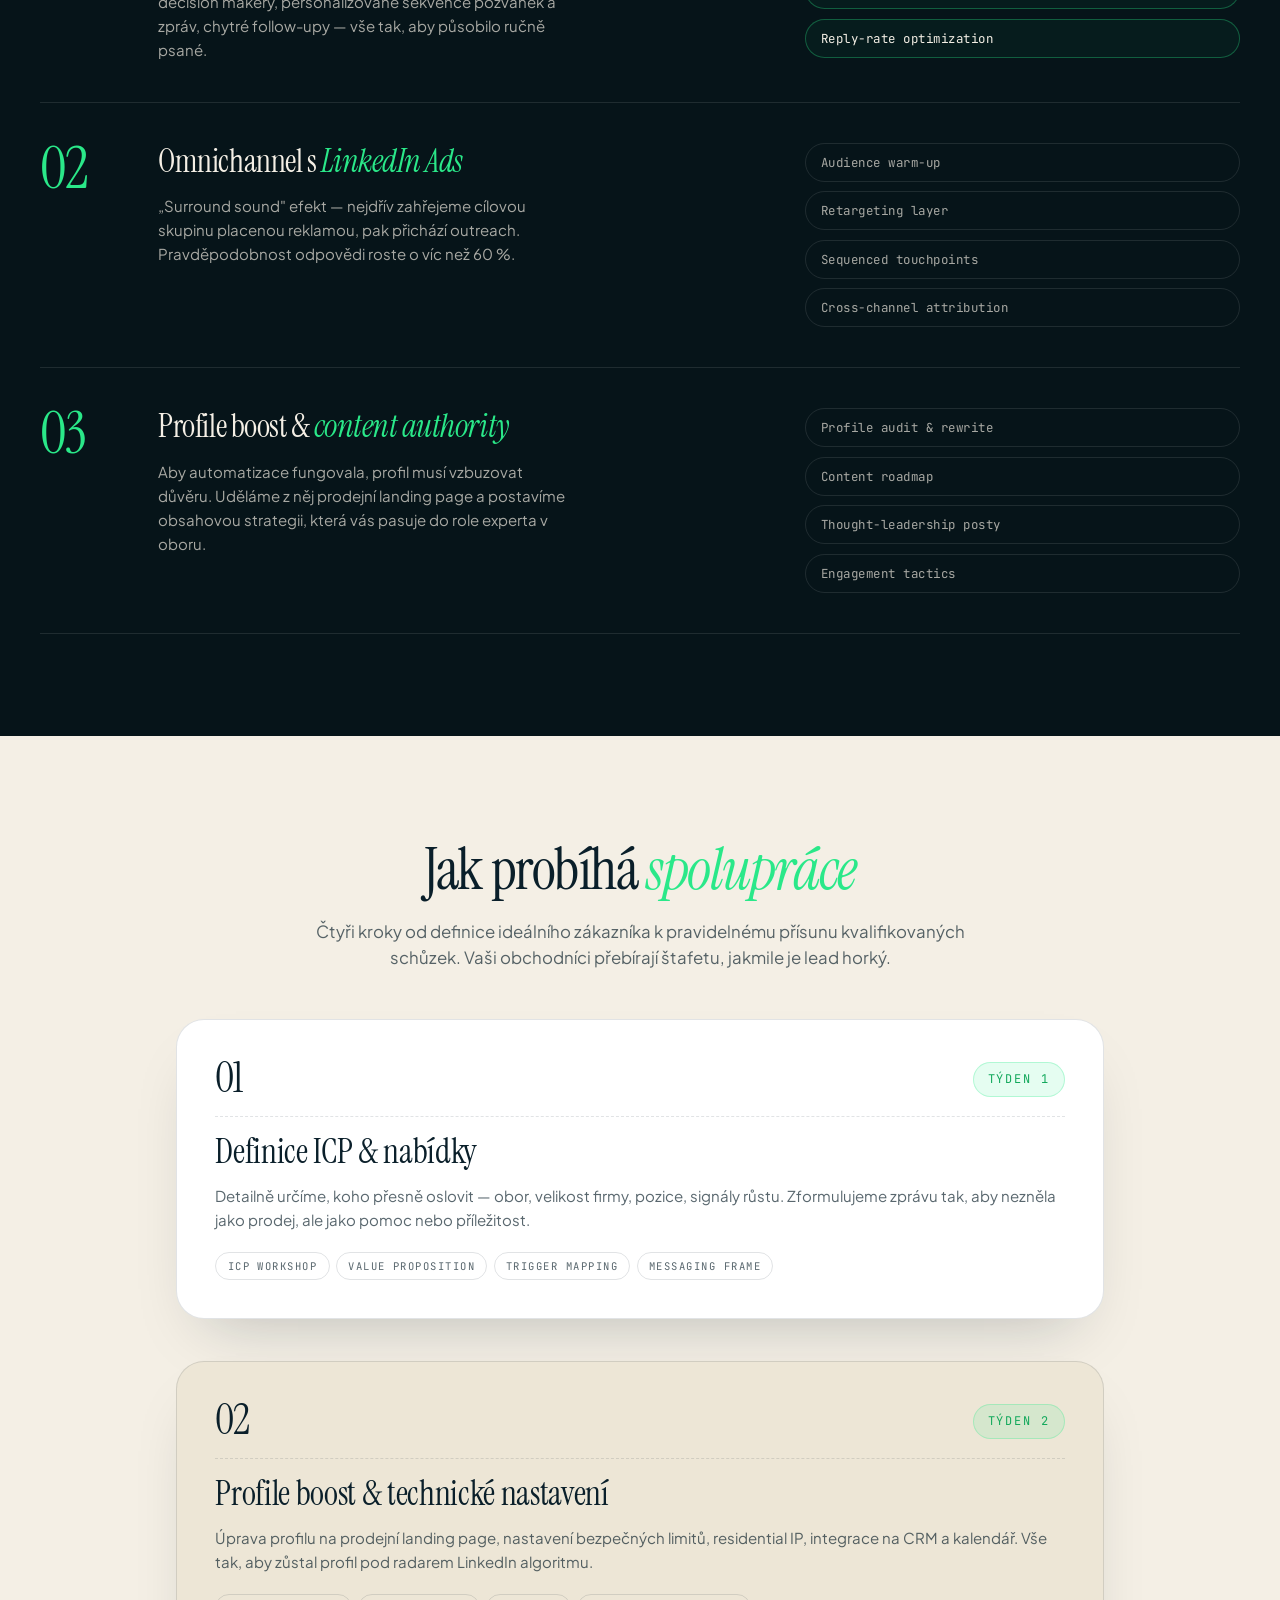
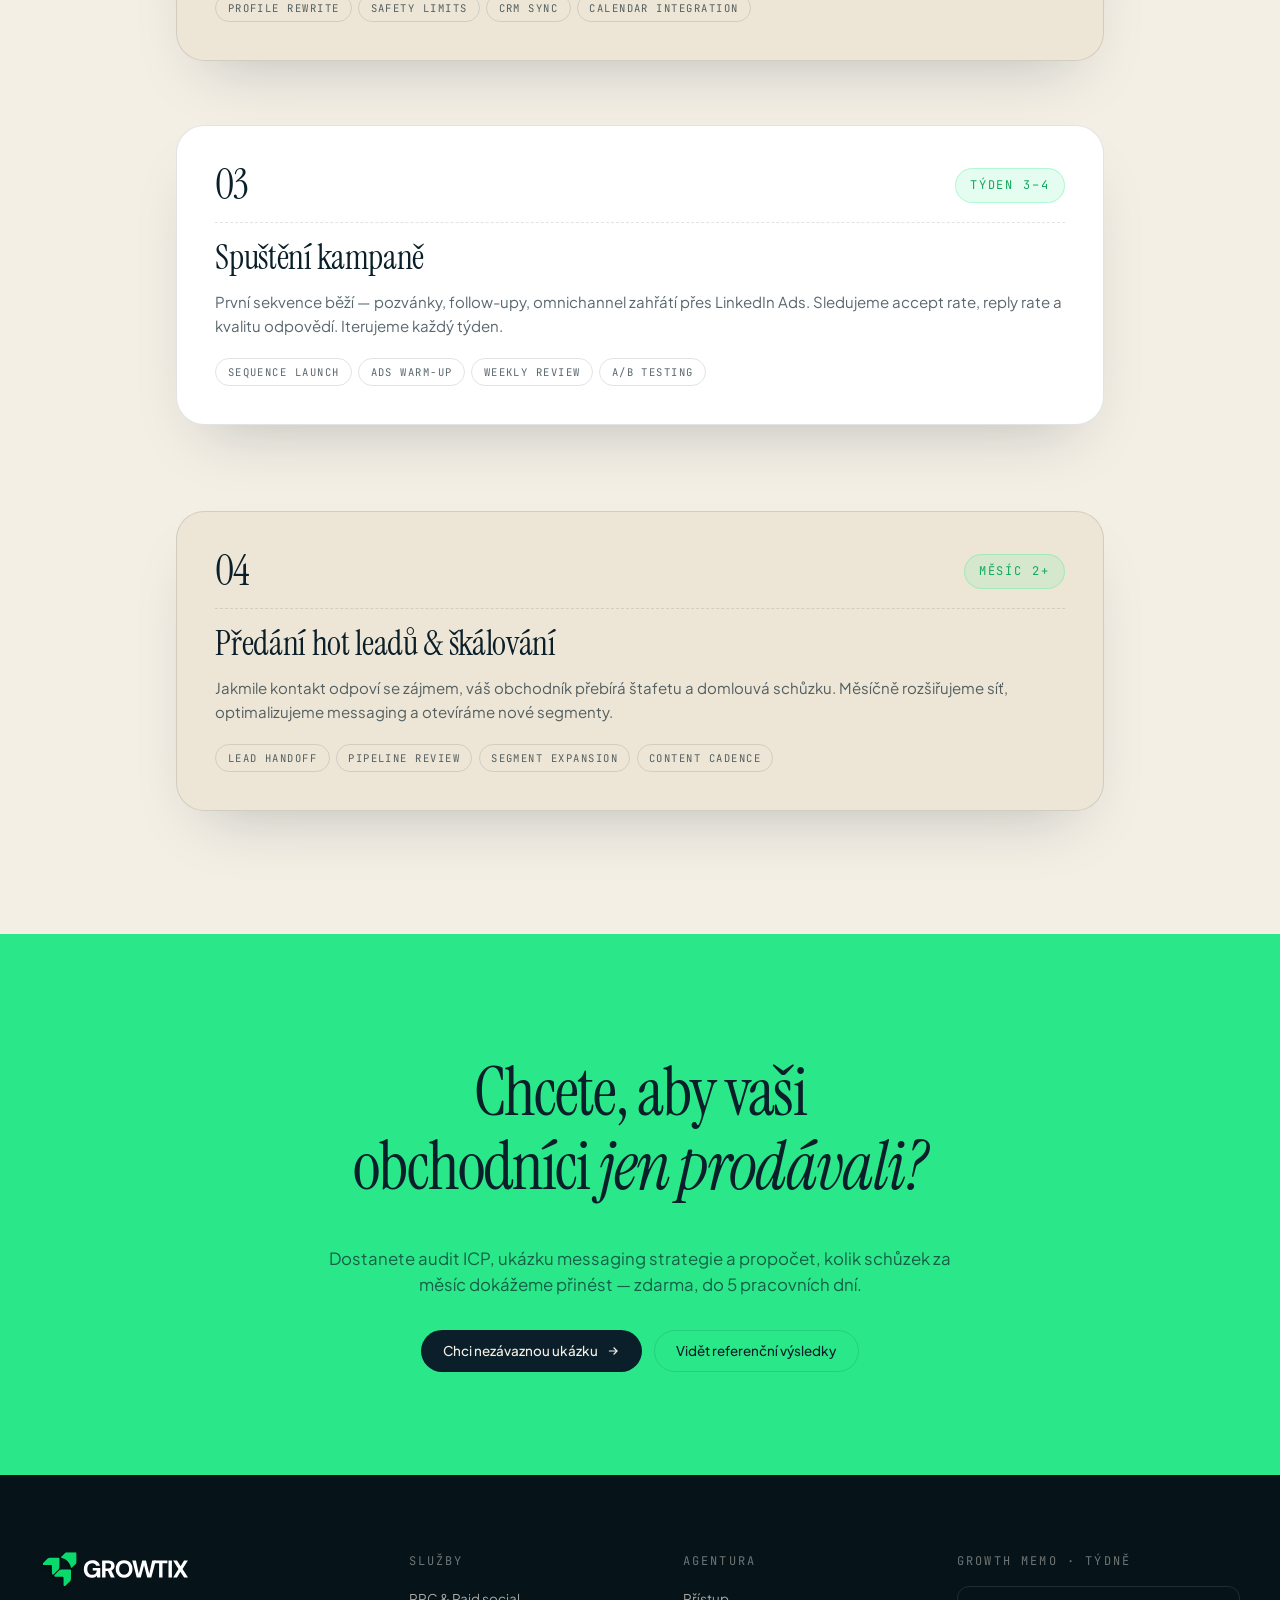
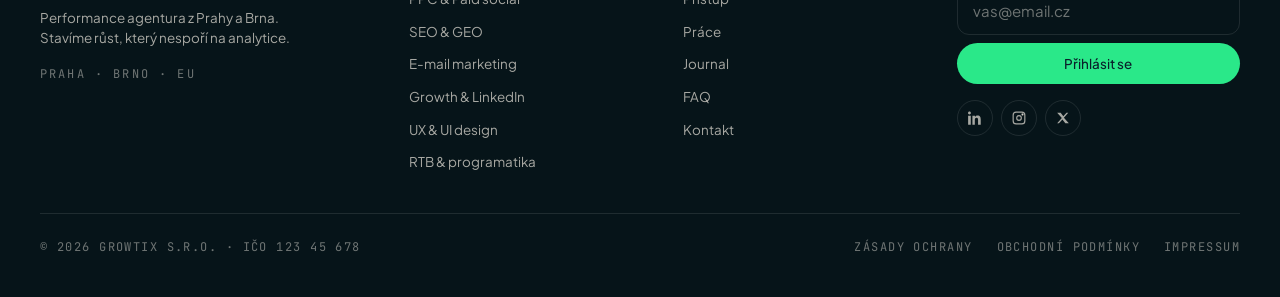
<file: sluzby/growth-hacking.html>
<!doctype html>
<html lang="cs">
<head>
<meta charset="utf-8">
<meta name="viewport" content="width=device-width, initial-scale=1, viewport-fit=cover">
<meta name="color-scheme" content="dark">
<title>Growth Hacking & LinkedIn outreach — Growtix</title>
<meta name="description" content="LinkedIn outreach a B2B growth hacking. Plníme kalendáře vašich obchodníků kvalifikovanými schůzkami s rozhodovateli. Outreach + omnichannel + profile boost.">
<link rel="preconnect" href="https://fonts.googleapis.com">
<link rel="preconnect" href="https://fonts.gstatic.com" crossorigin>
<link href="https://fonts.googleapis.com/css2?family=Plus+Jakarta+Sans:wght@400;500;600;700&family=Instrument+Serif:ital@0;1&family=JetBrains+Mono:wght@400;500&display=swap" rel="stylesheet">
<link rel="stylesheet" href="../css/growtix.css">
</head>
<body>

<header class="header" id="gxHeader">
  <div class="container container--wide">
    <div class="header__inner">
      <a href="../index.html" class="brand" aria-label="Growtix — domů">
        <img src="../img/logo-growtix.svg" alt="Growtix" width="148" height="40">
      </a>
      <nav class="nav" aria-label="Hlavní">
        <button type="button" class="nav__link nav__trigger" id="gxMegaTrigger" aria-haspopup="true" aria-expanded="false" aria-controls="gxMega">
          Služby
          <svg class="chev" viewBox="0 0 12 12" aria-hidden="true"><path d="M2 4l4 4 4-4" fill="none" stroke="currentColor" stroke-width="1.6" stroke-linecap="round" stroke-linejoin="round"/></svg>
        </button>
        <a href="../index.html#approach" class="nav__link">Přístup</a>
        <a href="../index.html#work" class="nav__link">Práce</a>
        <a href="../index.html#journal" class="nav__link">Journal</a>
        <a href="../index.html#faq" class="nav__link">FAQ</a>
      </nav>
      <div class="header__actions">
        <button class="burger" aria-label="Menu"><svg width="16" height="12" viewBox="0 0 18 14" fill="none" stroke="currentColor" stroke-width="1.6" stroke-linecap="round"><path d="M1 1h16M1 7h16M1 13h16"/></svg></button>
        <a href="#cta" class="btn btn--primary">Nezávazná konzultace</a>
      </div>
    </div>
  </div>

  <div class="mega" id="gxMega" role="region" aria-label="Služby">
    <div class="container container--wide">
      <div class="mega__inner">
        <div class="mega__list">
          <a href="ppc.html" class="mega__item"><span class="mega__num">01</span><span class="mega__title">PPC &amp; <em>Paid</em></span><span class="mega__desc">Google · Meta · LinkedIn · TikTok</span></a>
          <a href="seo.html" class="mega__item"><span class="mega__num">02</span><span class="mega__title">SEO &amp; <em>GEO</em></span><span class="mega__desc">Organika + LLM viditelnost</span></a>
          <a href="email.html" class="mega__item"><span class="mega__num">03</span><span class="mega__title"><em>E-mail</em> marketing</span><span class="mega__desc">Flows · retence · transakce</span></a>
          <a href="growth-hacking.html" class="mega__item" aria-current="page"><span class="mega__num">04</span><span class="mega__title">Growth &amp; <em>LinkedIn</em></span><span class="mega__desc">B2B outreach · automatizace</span></a>
          <a href="../index.html#services" class="mega__item"><span class="mega__num">05</span><span class="mega__title">RTB &amp; <em>DSP</em></span><span class="mega__desc">Programatika · retargeting</span></a>
          <a href="ux-ui.html" class="mega__item"><span class="mega__num">06</span><span class="mega__title">UX &amp; <em>UI</em></span><span class="mega__desc">Audit · design · implementace</span></a>
        </div>
        <div class="mega__cta">
          <div class="mega__cta-title">B2B outreach audit <em>do 5</em> pracovních dní.</div>
          <a href="#cta" class="btn btn--dark" style="align-self:flex-start">Objednat audit
            <svg class="arrow" viewBox="0 0 24 24" fill="none" stroke="currentColor" stroke-width="2" aria-hidden="true"><path d="M5 12h14m-6-6 6 6-6 6"/></svg>
          </a>
        </div>
      </div>
    </div>
  </div>
</header>

<main id="top">

<!-- =========== HERO =========== -->
<section class="hero gh-hero" aria-labelledby="heroTitle">
  <div class="container container--wide">

    <h1 class="gh-hero__title" id="heroTitle">
      Přestaňte<br>
      <span class="gh-hero__strike">nahánět leady.</span><br>
      Nechte je <em>přicházet k&nbsp;vám.</em>
    </h1>

    <div class="gh-hero__split">
      <div class="gh-hero__copy">
        <p class="gh-hero__lead">LinkedIn outreach, který funguje jako váš nejvýkonnější obchodník &mdash; 24/7. Dostaneme vaši nabídku přímo do inboxu CEO, CMO a nákupčích.</p>
        <div class="gh-hero__actions">
          <a href="#cta" class="btn btn--primary">Chci nové B2B leady
            <svg class="arrow" viewBox="0 0 24 24" fill="none" stroke="currentColor" stroke-width="2" aria-hidden="true"><path d="M5 12h14m-6-6 6 6-6 6"/></svg>
          </a>
          <a href="#services" class="btn btn--outline-light">Jak to děláme</a>
        </div>
      </div>

      <aside class="gh-roster" aria-hidden="true">
        <header class="gh-roster__head">
          <span class="gh-roster__week">Příští týden &middot; v kalendáři</span>
          <span class="gh-roster__live"><span class="gh-roster__pulse"></span>Live</span>
        </header>
        <ol class="gh-roster__list" id="rosterList">
          <li class="gh-roster__row" style="--i: 0">
            <span class="gh-roster__check" aria-hidden="true">
              <svg viewBox="0 0 24 24" fill="none" stroke="currentColor" stroke-width="2.4"><path d="M5 12l4 4 10-10"/></svg>
            </span>
            <span class="gh-roster__name">Marek Krejčí</span>
            <span class="gh-roster__role">CMO &middot; Nordix</span>
            <span class="gh-roster__time">Po 09:30</span>
          </li>
          <li class="gh-roster__row" style="--i: 1">
            <span class="gh-roster__check" aria-hidden="true">
              <svg viewBox="0 0 24 24" fill="none" stroke="currentColor" stroke-width="2.4"><path d="M5 12l4 4 10-10"/></svg>
            </span>
            <span class="gh-roster__name">Petra Sedláková</span>
            <span class="gh-roster__role">Head of Growth &middot; Loomi</span>
            <span class="gh-roster__time">Po 10:00</span>
          </li>
          <li class="gh-roster__row" style="--i: 2">
            <span class="gh-roster__check" aria-hidden="true">
              <svg viewBox="0 0 24 24" fill="none" stroke="currentColor" stroke-width="2.4"><path d="M5 12l4 4 10-10"/></svg>
            </span>
            <span class="gh-roster__name">Daniel Vrána</span>
            <span class="gh-roster__role">CEO &middot; Stryx</span>
            <span class="gh-roster__time">Út 10:30</span>
          </li>
          <li class="gh-roster__row gh-roster__row--accent" style="--i: 3">
            <span class="gh-roster__check" aria-hidden="true">
              <svg viewBox="0 0 24 24" fill="none" stroke="currentColor" stroke-width="2.4"><path d="M5 12l4 4 10-10"/></svg>
            </span>
            <span class="gh-roster__name">Anna Pospíšilová</span>
            <span class="gh-roster__role">VP Marketing &middot; Markio</span>
            <span class="gh-roster__time">St 11:15</span>
          </li>
          <li class="gh-roster__row" style="--i: 4">
            <span class="gh-roster__check" aria-hidden="true">
              <svg viewBox="0 0 24 24" fill="none" stroke="currentColor" stroke-width="2.4"><path d="M5 12l4 4 10-10"/></svg>
            </span>
            <span class="gh-roster__name">Jakub Veselý</span>
            <span class="gh-roster__role">CFO &middot; Kovar</span>
            <span class="gh-roster__time">Čt 12:00</span>
          </li>
          <li class="gh-roster__row" style="--i: 5">
            <span class="gh-roster__check" aria-hidden="true">
              <svg viewBox="0 0 24 24" fill="none" stroke="currentColor" stroke-width="2.4"><path d="M5 12l4 4 10-10"/></svg>
            </span>
            <span class="gh-roster__name">Tereza Horáková</span>
            <span class="gh-roster__role">CTO &middot; Polia</span>
            <span class="gh-roster__time">Čt 14:30</span>
          </li>
          <li class="gh-roster__row" style="--i: 6">
            <span class="gh-roster__check" aria-hidden="true">
              <svg viewBox="0 0 24 24" fill="none" stroke="currentColor" stroke-width="2.4"><path d="M5 12l4 4 10-10"/></svg>
            </span>
            <span class="gh-roster__name">Pavel Novotný</span>
            <span class="gh-roster__role">Director &middot; Vargo</span>
            <span class="gh-roster__time">Pá 09:00</span>
          </li>
        </ol>
        <footer class="gh-roster__foot">
          <span class="gh-roster__count"><strong id="meetCount">7</strong> schůzek</span>
          <span class="gh-roster__note">Vaši obchodníci už neřeší, koho oslovit.</span>
        </footer>
      </aside>
    </div>

  </div>
</section>

<!-- =========== PROBLEM BAND (cream) =========== -->
<section class="band intro" aria-labelledby="probTitle">
  <div class="container">
    <div class="intro__grid">
      <div class="intro__lead-card">
        <h3 id="probTitle">Proč váš B2B obchod <em>stagnuje</em>?</h3>
        <p>Tradiční metody prodeje ztrácejí účinnost. Lidé neberou cizí čísla a nereagují na obecné e-maily. Pokud obchodní tým tráví 80&nbsp;% času neúspěšným kontaktováním, pálíte jejich potenciál i své peníze.</p>
        <dl class="lead-stats">
          <div class="lead-stat">
            <dt class="lead-stat__num">80<span class="lead-stat__unit">%</span></dt>
            <dd class="lead-stat__label">času obchodníků v B2B se ztrácí v &nbsp;<strong>neúspěšném prospectingu</strong> &mdash; ne v uzavírání obchodů.</dd>
          </div>
          <div class="lead-stat">
            <dt class="lead-stat__num">+60<span class="lead-stat__unit">%</span></dt>
            <dd class="lead-stat__label">vyšší pravděpodobnost odpovědi, když cílovou osobu <strong>zahřejete reklamou</strong> před outreachem.</dd>
          </div>
        </dl>
        <a href="#services" class="btn btn--primary">Jak to děláme
          <svg class="arrow" viewBox="0 0 24 24" fill="none" stroke="currentColor" stroke-width="2" aria-hidden="true"><path d="M5 12h14m-6-6 6 6-6 6"/></svg>
        </a>
      </div>
      <div class="intro-card">
        <div class="intro-card__icon"><svg width="18" height="18" viewBox="0 0 24 24" fill="none" stroke="currentColor" stroke-width="2"><path d="M3 8l9 6 9-6"/><rect x="3" y="5" width="18" height="14" rx="2"/><path d="M5 19l5-5M19 19l-5-5"/></svg></div>
        <h4>Nízká prostupnost</h4>
        <p>Studené e-maily končí v ignorovaných složkách a ve spamu. Decision makeři je ani neotevřou.</p>
        <ul>
          <li>Inbox fatigue</li>
          <li>Generický copy</li>
        </ul>
      </div>
      <div class="intro-card">
        <div class="intro-card__icon"><svg width="18" height="18" viewBox="0 0 24 24" fill="none" stroke="currentColor" stroke-width="2"><circle cx="12" cy="8" r="4"/><path d="M4 21v-2a6 6 0 0 1 6-6h4a6 6 0 0 1 6 6v2"/></svg></div>
        <h4>Gatekeepeři</h4>
        <p>Recepční a asistenti blokují cestu. Bez osobní vazby se k rozhodovatelům prostě nedostanete.</p>
        <ul>
          <li>Cold call filter</li>
          <li>No personal intro</li>
        </ul>
      </div>
      <div class="intro-card">
        <div class="intro-card__icon"><svg width="18" height="18" viewBox="0 0 24 24" fill="none" stroke="currentColor" stroke-width="2"><circle cx="12" cy="12" r="9"/><path d="M12 7v5l3 2"/></svg></div>
        <h4>Časová neefektivita</h4>
        <p>Ruční research na LinkedInu a posílání zpráv jeden po druhém spolyká 40&nbsp;hodin týdně bez záruky výsledku.</p>
        <ul>
          <li>40 h/týdně ruční práce</li>
          <li>Bez systému</li>
        </ul>
      </div>
      <div class="intro-card">
        <div class="intro-card__icon"><svg width="18" height="18" viewBox="0 0 24 24" fill="none" stroke="currentColor" stroke-width="2"><path d="M3 12h18M3 6h18M3 18h18"/></svg></div>
        <h4>Chybí kontinuita</h4>
        <p>Obchodníci oslovují nárazově &mdash; když „není co dělat". Pipeline je vlnitá a forecast nestabilní.</p>
        <ul>
          <li>Pipeline gaps</li>
          <li>Forecast volatility</li>
        </ul>
      </div>
    </div>
  </div>
</section>

<!-- =========== DIFFERENTIATOR (dark) =========== -->
<section class="band band--dark diff" aria-label="Otvírač dveří">
  <div class="container">
    <div class="diff__head">
      <h2 class="diff__title">
        Strategie <em>„Otvírač dveří"</em>
      </h2>
      <p class="diff__lead">Growth Hacking v našem podání není spamování. Je to vyladěný proces &mdash; kombinace technologie, psychologie prodeje a B2B copywritingu. Místo „odeslané zprávy" navazujeme dialog se skutečným zájemcem.</p>
    </div>

    <div class="diff__grid">
      <article class="diff-card">
        <div class="diff-card__num">01</div>
        <div class="diff-card__icon" aria-hidden="true"><svg viewBox="0 0 24 24" fill="none" stroke="currentColor" stroke-width="1.6"><circle cx="11" cy="11" r="7"/><path d="M11 7v4l3 2"/><path d="m20 20-3.5-3.5"/></svg></div>
        <div class="diff-card__kicker">Precizní cílení</div>
        <h4 class="diff-card__title">ICP, ne <em>publikum</em></h4>
        <p class="diff-card__body">Definujeme ideálního zákazníka do detailu &mdash; obor, velikost firmy, pozice, signály růstu. Oslovujeme jen ty, kdo mohou skutečně rozhodnout o nákupu vašeho řešení.</p>
        <ul class="diff-card__list">
          <li>Sales Navigator filtry</li>
          <li>Intent signály</li>
          <li>Tech stack lookups</li>
        </ul>
      </article>
      <article class="diff-card">
        <div class="diff-card__num">02</div>
        <div class="diff-card__icon" aria-hidden="true"><svg viewBox="0 0 24 24" fill="none" stroke="currentColor" stroke-width="1.6"><path d="M21 11.5a8.4 8.4 0 0 1-.9 3.8 8.5 8.5 0 0 1-7.6 4.7 8.4 8.4 0 0 1-3.8-.9L3 21l1.9-5.7a8.4 8.4 0 0 1-.9-3.8 8.5 8.5 0 0 1 4.7-7.6 8.4 8.4 0 0 1 3.8-.9h.5a8.5 8.5 0 0 1 8 8v.5z"/></svg></div>
        <div class="diff-card__kicker">Lidský copy v měřítku</div>
        <h4 class="diff-card__title">Zprávy, které lidé <em>opravdu čtou</em></h4>
        <p class="diff-card__body">Personalizované sekvence, které vypadají, jako byste je psali ručně. Žádné templates, žádné prodejní fráze &mdash; jen relevantní vstup do rozhovoru postavený na práci dané osoby.</p>
        <ul class="diff-card__list">
          <li>Trigger-based opener</li>
          <li>Smart follow-ups</li>
          <li>Tone matching</li>
        </ul>
      </article>
      <article class="diff-card">
        <div class="diff-card__num">03</div>
        <div class="diff-card__icon" aria-hidden="true"><svg viewBox="0 0 24 24" fill="none" stroke="currentColor" stroke-width="1.6"><path d="M3 21V8m4 13V5m4 16V3m4 18V8m4 13v-5"/></svg></div>
        <div class="diff-card__kicker">Bezpečně a neviditelně</div>
        <h4 class="diff-card__title">Pod radarem <em>LinkedIn algoritmu</em></h4>
        <p class="diff-card__body">Technické nastavení s limity, lidskou kadencí a residential IP. Žádné riziko banu, žádné varování, žádný nárazový spam. Profil zůstává zdravý &mdash; a důvěryhodný.</p>
        <ul class="diff-card__list">
          <li>Human-pace limity</li>
          <li>Dedikované IP</li>
          <li>Account safety</li>
        </ul>
      </article>
    </div>
  </div>
</section>

<!-- =========== SERVICES (editorial rows) =========== -->
<section class="band band--darker seo-rows" id="services" aria-labelledby="srvTitle">
  <div class="container">
    <header class="seo-rows__head">
      <h2 id="srvTitle" class="seo-rows__title">
        Co děláme v <em>growth hackingu</em>
      </h2>
      <p class="seo-rows__lead">Tři propojené disciplíny &mdash; outreach, omnichannel a profile authority. Společně tvoří systém, který přivádí kvalifikované B2B leady bez závislosti na cold callingu.</p>
    </header>

    <ol class="seo-rows__list" role="list">
      <li class="seo-row seo-row--feature">
        <div class="seo-row__num">01</div>
        <div class="seo-row__body">
          <span class="seo-row__badge">Core</span>
          <h3 class="seo-row__title">LinkedIn outreach &amp; <em>automatizace</em></h3>
          <p class="seo-row__desc">Proměníme váš profil v magnet na zakázky. Cílení na decision makery, personalizované sekvence pozvánek a zpráv, chytré follow-upy &mdash; vše tak, aby působilo ručně psané.</p>
        </div>
        <ul class="seo-row__tags">
          <li>Sales Navigator targeting</li>
          <li>Personalized sequences</li>
          <li>Smart follow-ups</li>
          <li>Reply-rate optimization</li>
        </ul>
      </li>

      <li class="seo-row">
        <div class="seo-row__num">02</div>
        <div class="seo-row__body">
          <h3 class="seo-row__title">Omnichannel s <em>LinkedIn Ads</em></h3>
          <p class="seo-row__desc">„Surround sound" efekt &mdash; nejdřív zahřejeme cílovou skupinu placenou reklamou, pak přichází outreach. Pravděpodobnost odpovědi roste o víc než 60 %.</p>
        </div>
        <ul class="seo-row__tags">
          <li>Audience warm-up</li>
          <li>Retargeting layer</li>
          <li>Sequenced touchpoints</li>
          <li>Cross-channel attribution</li>
        </ul>
      </li>

      <li class="seo-row">
        <div class="seo-row__num">03</div>
        <div class="seo-row__body">
          <h3 class="seo-row__title">Profile boost &amp; <em>content authority</em></h3>
          <p class="seo-row__desc">Aby automatizace fungovala, profil musí vzbuzovat důvěru. Uděláme z něj prodejní landing page a postavíme obsahovou strategii, která vás pasuje do role experta v oboru.</p>
        </div>
        <ul class="seo-row__tags">
          <li>Profile audit &amp; rewrite</li>
          <li>Content roadmap</li>
          <li>Thought-leadership posty</li>
          <li>Engagement tactics</li>
        </ul>
      </li>
    </ol>
  </div>
</section>

<!-- =========== PROCESS (cream — stack scroll) =========== -->
<section class="band intro proc-stack" aria-labelledby="procTitle">
  <div class="container">
    <div class="proc-stack__head">
      <h2 id="procTitle" class="proc-stack__title">
        Jak probíhá <em>spolupráce</em>
      </h2>
      <p class="proc-stack__lead">Čtyři kroky od definice ideálního zákazníka k pravidelnému přísunu kvalifikovaných schůzek. Vaši obchodníci přebírají štafetu, jakmile je lead horký.</p>
    </div>

    <div class="proc-stack__list">
      <article class="proc-step" style="--i: 0">
        <div class="proc-step__inner">
          <div class="proc-step__head">
            <div class="proc-step__num">01</div>
            <div class="proc-step__meta">Týden 1</div>
          </div>
          <h4 class="proc-step__title">Definice ICP &amp; nabídky</h4>
          <p class="proc-step__body">Detailně určíme, koho přesně oslovit &mdash; obor, velikost firmy, pozice, signály růstu. Zformulujeme zprávu tak, aby nezněla jako prodej, ale jako pomoc nebo příležitost.</p>
          <ul class="proc-step__tags"><li>ICP workshop</li><li>Value proposition</li><li>Trigger mapping</li><li>Messaging frame</li></ul>
        </div>
      </article>
      <article class="proc-step" style="--i: 1">
        <div class="proc-step__inner">
          <div class="proc-step__head">
            <div class="proc-step__num">02</div>
            <div class="proc-step__meta">Týden 2</div>
          </div>
          <h4 class="proc-step__title">Profile boost &amp; technické nastavení</h4>
          <p class="proc-step__body">Úprava profilu na prodejní landing page, nastavení bezpečných limitů, residential IP, integrace na CRM a kalendář. Vše tak, aby zůstal profil pod radarem LinkedIn algoritmu.</p>
          <ul class="proc-step__tags"><li>Profile rewrite</li><li>Safety limits</li><li>CRM sync</li><li>Calendar integration</li></ul>
        </div>
      </article>
      <article class="proc-step" style="--i: 2">
        <div class="proc-step__inner">
          <div class="proc-step__head">
            <div class="proc-step__num">03</div>
            <div class="proc-step__meta">Týden 3–4</div>
          </div>
          <h4 class="proc-step__title">Spuštění kampaně</h4>
          <p class="proc-step__body">První sekvence běží &mdash; pozvánky, follow-upy, omnichannel zahřátí přes LinkedIn Ads. Sledujeme accept rate, reply rate a kvalitu odpovědí. Iterujeme každý týden.</p>
          <ul class="proc-step__tags"><li>Sequence launch</li><li>Ads warm-up</li><li>Weekly review</li><li>A/B testing</li></ul>
        </div>
      </article>
      <article class="proc-step" style="--i: 3">
        <div class="proc-step__inner">
          <div class="proc-step__head">
            <div class="proc-step__num">04</div>
            <div class="proc-step__meta">Měsíc 2+</div>
          </div>
          <h4 class="proc-step__title">Předání hot leadů &amp; škálování</h4>
          <p class="proc-step__body">Jakmile kontakt odpoví se zájmem, váš obchodník přebírá štafetu a domlouvá schůzku. Měsíčně rozšiřujeme síť, optimalizujeme messaging a otevíráme nové segmenty.</p>
          <ul class="proc-step__tags"><li>Lead handoff</li><li>Pipeline review</li><li>Segment expansion</li><li>Content cadence</li></ul>
        </div>
      </article>
    </div>
  </div>
</section>

<!-- =========== CTA =========== -->
<section class="cta-mint" id="cta" aria-labelledby="ctaTitle">
  <div class="container">
    <h2 id="ctaTitle" style="font-family: var(--ff-serif); font-weight: 400; font-size: clamp(2.6rem, 5.5vw, 4.2rem); line-height: 1.1; letter-spacing: -0.025em; margin: 1.25rem auto 2rem; text-wrap: balance; max-width: 24ch;">
      Chcete, aby vaši obchodníci <em style="font-style: italic; display: inline-block; line-height: 1.05; padding-bottom: 0.18em;">jen prodávali?</em>
    </h2>
    <p style="color: var(--on-cream-2); font-size: var(--t-lg); line-height: 1.55; margin: 0 auto 2rem; max-width: 40rem;">
      Dostanete audit ICP, ukázku messaging strategie a propočet, kolik schůzek za měsíc dokážeme přinést &mdash; zdarma, do 5 pracovních dní.
    </p>
    <div style="display:flex; gap: 0.75rem; justify-content: center; flex-wrap: wrap;">
      <a href="../index.html#cta" class="btn btn--dark">Chci nezávaznou ukázku
        <svg class="arrow" viewBox="0 0 24 24" fill="none" stroke="currentColor" stroke-width="2" aria-hidden="true"><path d="M5 12h14m-6-6 6 6-6 6"/></svg>
      </a>
      <a href="../index.html#work" class="btn btn--outline-dark">Vidět referenční výsledky</a>
    </div>
  </div>
</section>

</main>

<!-- Footer -->
<footer class="footer">
  <div class="container container--wide">
    <div class="footer__grid">
      <div>
        <div class="footer__brand"><img src="../img/logo-growtix.svg" alt="Growtix" width="148" height="40"></div>
        <p class="footer__blurb">Performance agentura z Prahy a Brna. Stavíme růst, který nespoří na analytice.</p>
        <div class="footer__loc">Praha · Brno · EU</div>
      </div>
      <div>
        <div class="footer__heading">Služby</div>
        <ul class="footer__list">
          <li><a href="ppc.html">PPC &amp; Paid social</a></li>
          <li><a href="seo.html">SEO &amp; GEO</a></li>
          <li><a href="email.html">E-mail marketing</a></li>
          <li><a href="growth-hacking.html">Growth &amp; LinkedIn</a></li>
          <li><a href="ux-ui.html">UX &amp; UI design</a></li>
          <li><a href="../index.html#services">RTB &amp; programatika</a></li>
        </ul>
      </div>
      <div>
        <div class="footer__heading">Agentura</div>
        <ul class="footer__list">
          <li><a href="../index.html#approach">Přístup</a></li>
          <li><a href="../index.html#work">Práce</a></li>
          <li><a href="../index.html#journal">Journal</a></li>
          <li><a href="../index.html#faq">FAQ</a></li>
          <li><a href="../index.html#cta">Kontakt</a></li>
        </ul>
      </div>
      <div class="footer__news">
        <div class="footer__heading">Growth Memo · týdně</div>
        <input type="email" placeholder="vas@email.cz" aria-label="E-mail">
        <button class="btn btn--primary" style="width:100%">Přihlásit se</button>
        <div class="footer__social">
          <a href="#" aria-label="LinkedIn"><svg width="14" height="14" viewBox="0 0 24 24" fill="currentColor"><path d="M4.98 3.5C4.98 4.88 3.87 6 2.5 6S0 4.88 0 3.5 1.12 1 2.5 1s2.48 1.12 2.48 2.5zM.22 8h4.56v15.5H.22V8zm7.36 0h4.37v2.12h.06c.61-1.16 2.1-2.37 4.32-2.37 4.62 0 5.48 3.04 5.48 7v8.75h-4.56v-7.76c0-1.85-.03-4.23-2.58-4.23-2.58 0-2.98 2.01-2.98 4.09v7.9H7.58V8z"/></svg></a>
          <a href="#" aria-label="Instagram"><svg width="14" height="14" viewBox="0 0 24 24" fill="none" stroke="currentColor" stroke-width="2"><rect x="2" y="2" width="20" height="20" rx="5"/><circle cx="12" cy="12" r="4"/><circle cx="18" cy="6" r="1" fill="currentColor"/></svg></a>
          <a href="#" aria-label="X"><svg width="14" height="14" viewBox="0 0 24 24" fill="currentColor"><path d="M18 3h3l-7.5 8.5L22 21h-6l-5-6.5L5 21H2l8-9L2 3h6l4.5 6L18 3z"/></svg></a>
        </div>
      </div>
    </div>
    <div class="footer__legal">
      <span>© 2026 Growtix s.r.o. · IČO 123 45 678</span>
      <div class="footer__legal-links">
        <a href="#">Zásady ochrany</a>
        <a href="#">Obchodní podmínky</a>
        <a href="#">Impressum</a>
      </div>
    </div>
  </div>
</footer>

<script>
(function () {
  'use strict';
  // Mega menu
  var mTrigger = document.getElementById('gxMegaTrigger');
  var mega = document.getElementById('gxMega');
  if (mTrigger && mega) {
    function closeMega(){ mega.classList.remove('is-open'); mTrigger.setAttribute('aria-expanded','false'); }
    function openMega(){ mega.classList.add('is-open'); mTrigger.setAttribute('aria-expanded','true'); }
    mTrigger.addEventListener('click', function(e){ e.stopPropagation(); mega.classList.contains('is-open') ? closeMega() : openMega(); });
    document.addEventListener('click', function(e){ if (!mega.contains(e.target) && e.target !== mTrigger && !mTrigger.contains(e.target)) closeMega(); });
    document.addEventListener('keydown', function(e){ if (e.key === 'Escape') closeMega(); });
  }
  // Header scroll state
  var header = document.getElementById('gxHeader');
  if (header) {
    var onScroll = function(){ header.classList.toggle('is-scrolled', window.scrollY > 12); };
    onScroll(); window.addEventListener('scroll', onScroll, { passive: true });
  }

  // Meeting count ticker — counts up to total
  var count = document.getElementById('meetCount');
  if (count && !window.matchMedia('(prefers-reduced-motion: reduce)').matches) {
    var total = 7;
    var i = 0;
    count.textContent = '0';
    setTimeout(function step(){
      i++;
      count.textContent = String(i);
      if (i < total) setTimeout(step, 380);
    }, 200);
  }
})();
</script>

</body>
</html>
</file>
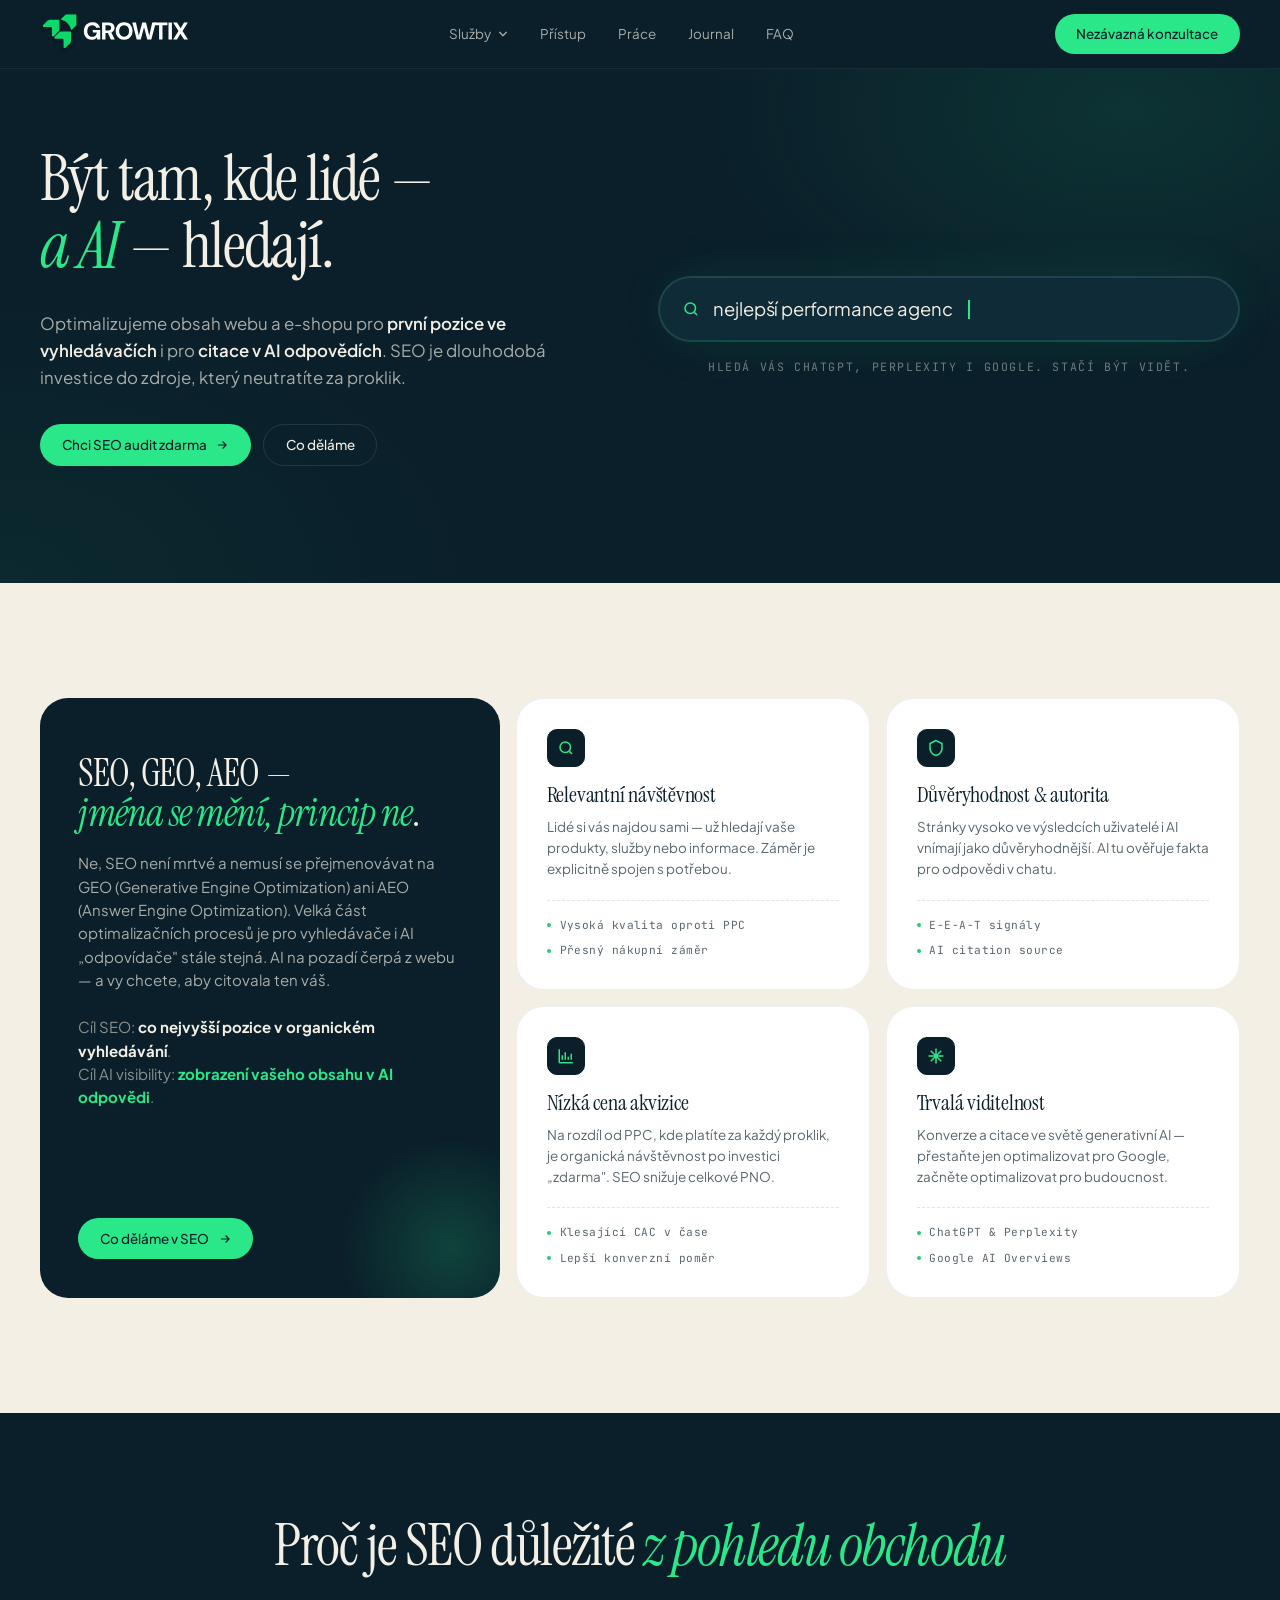
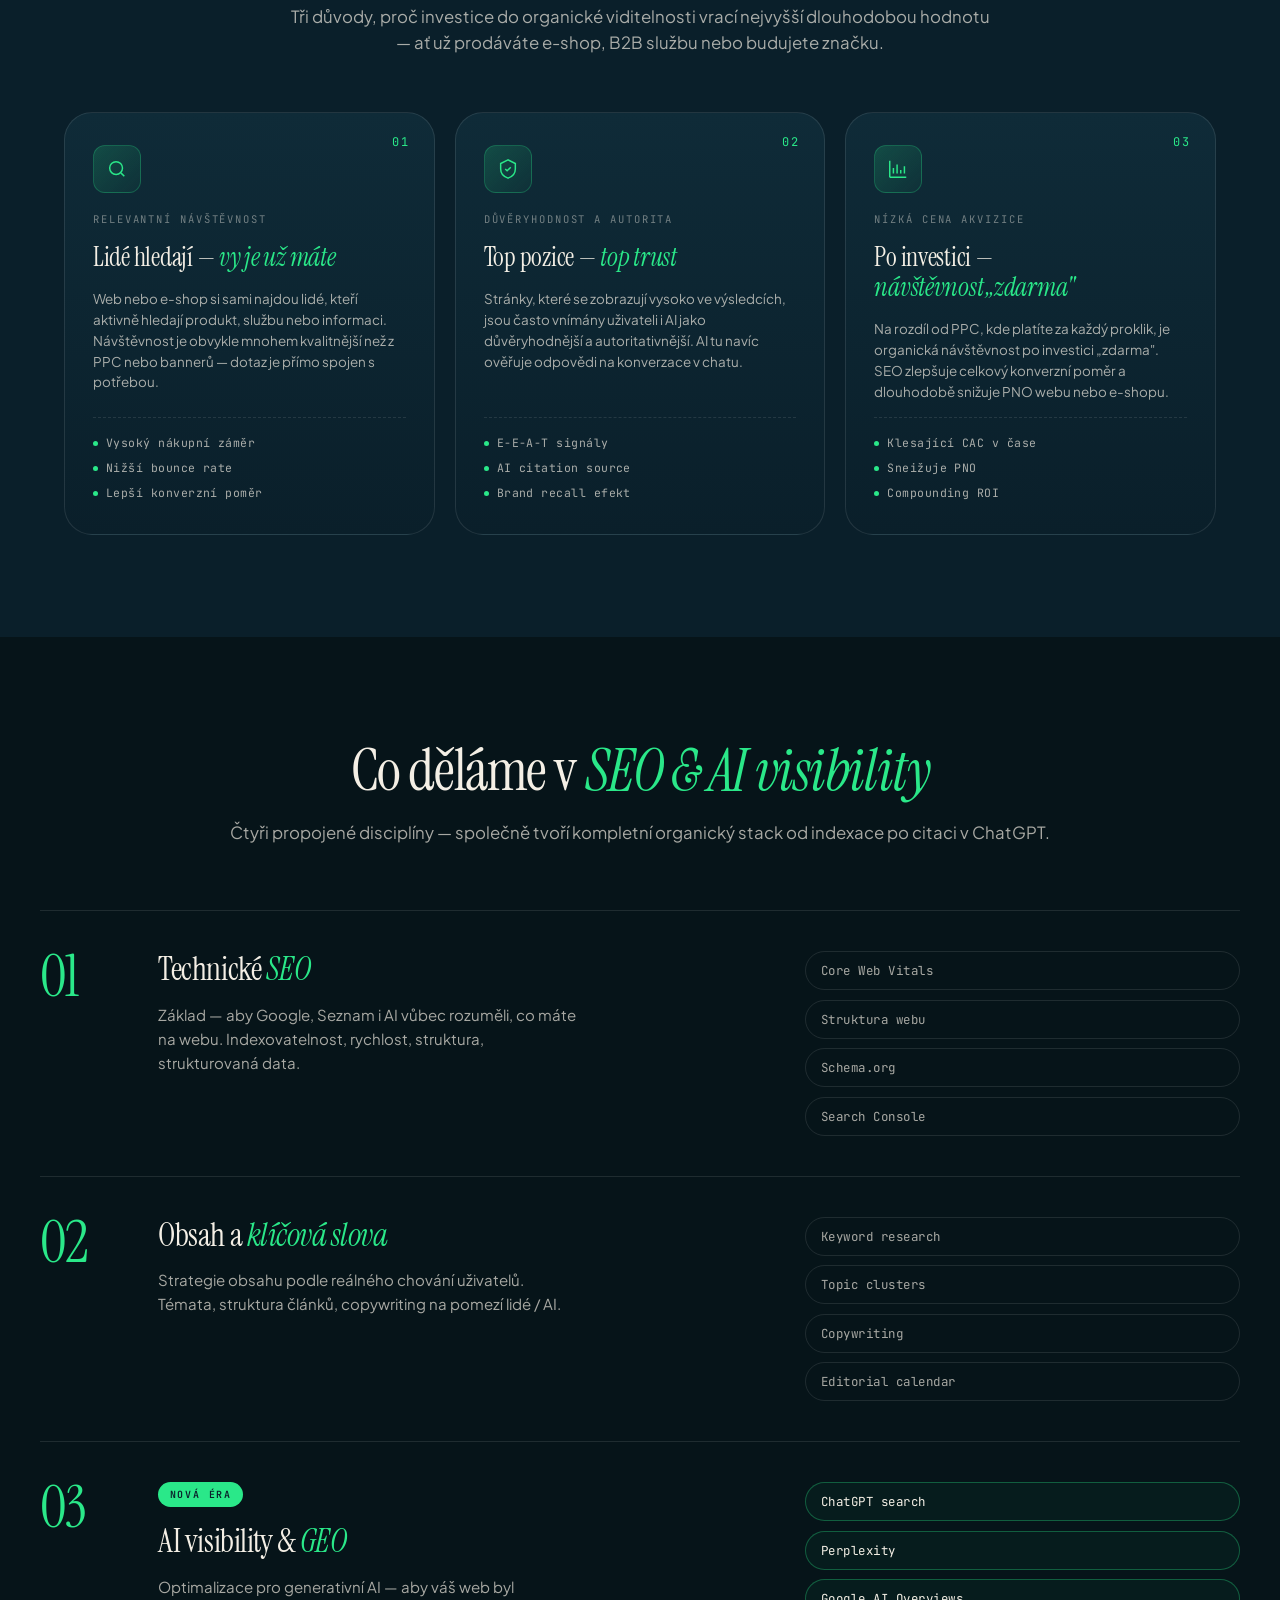
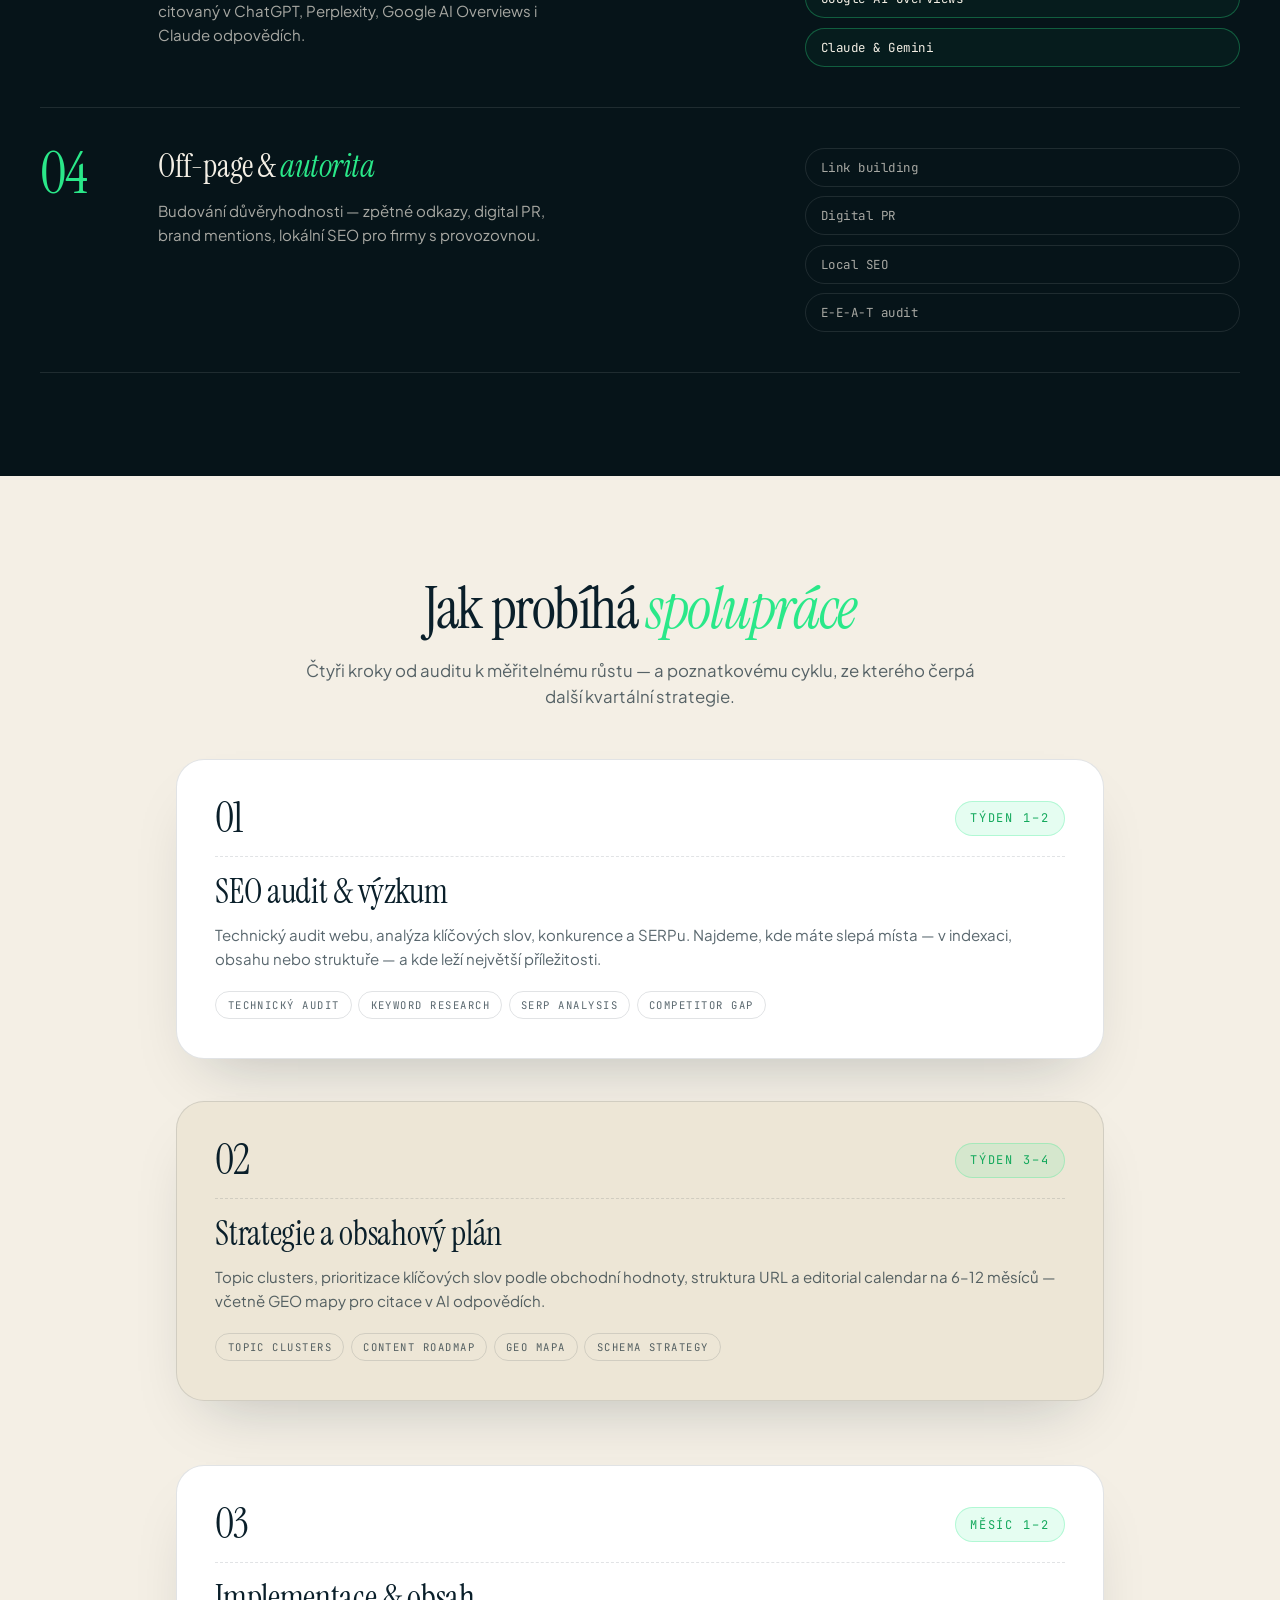
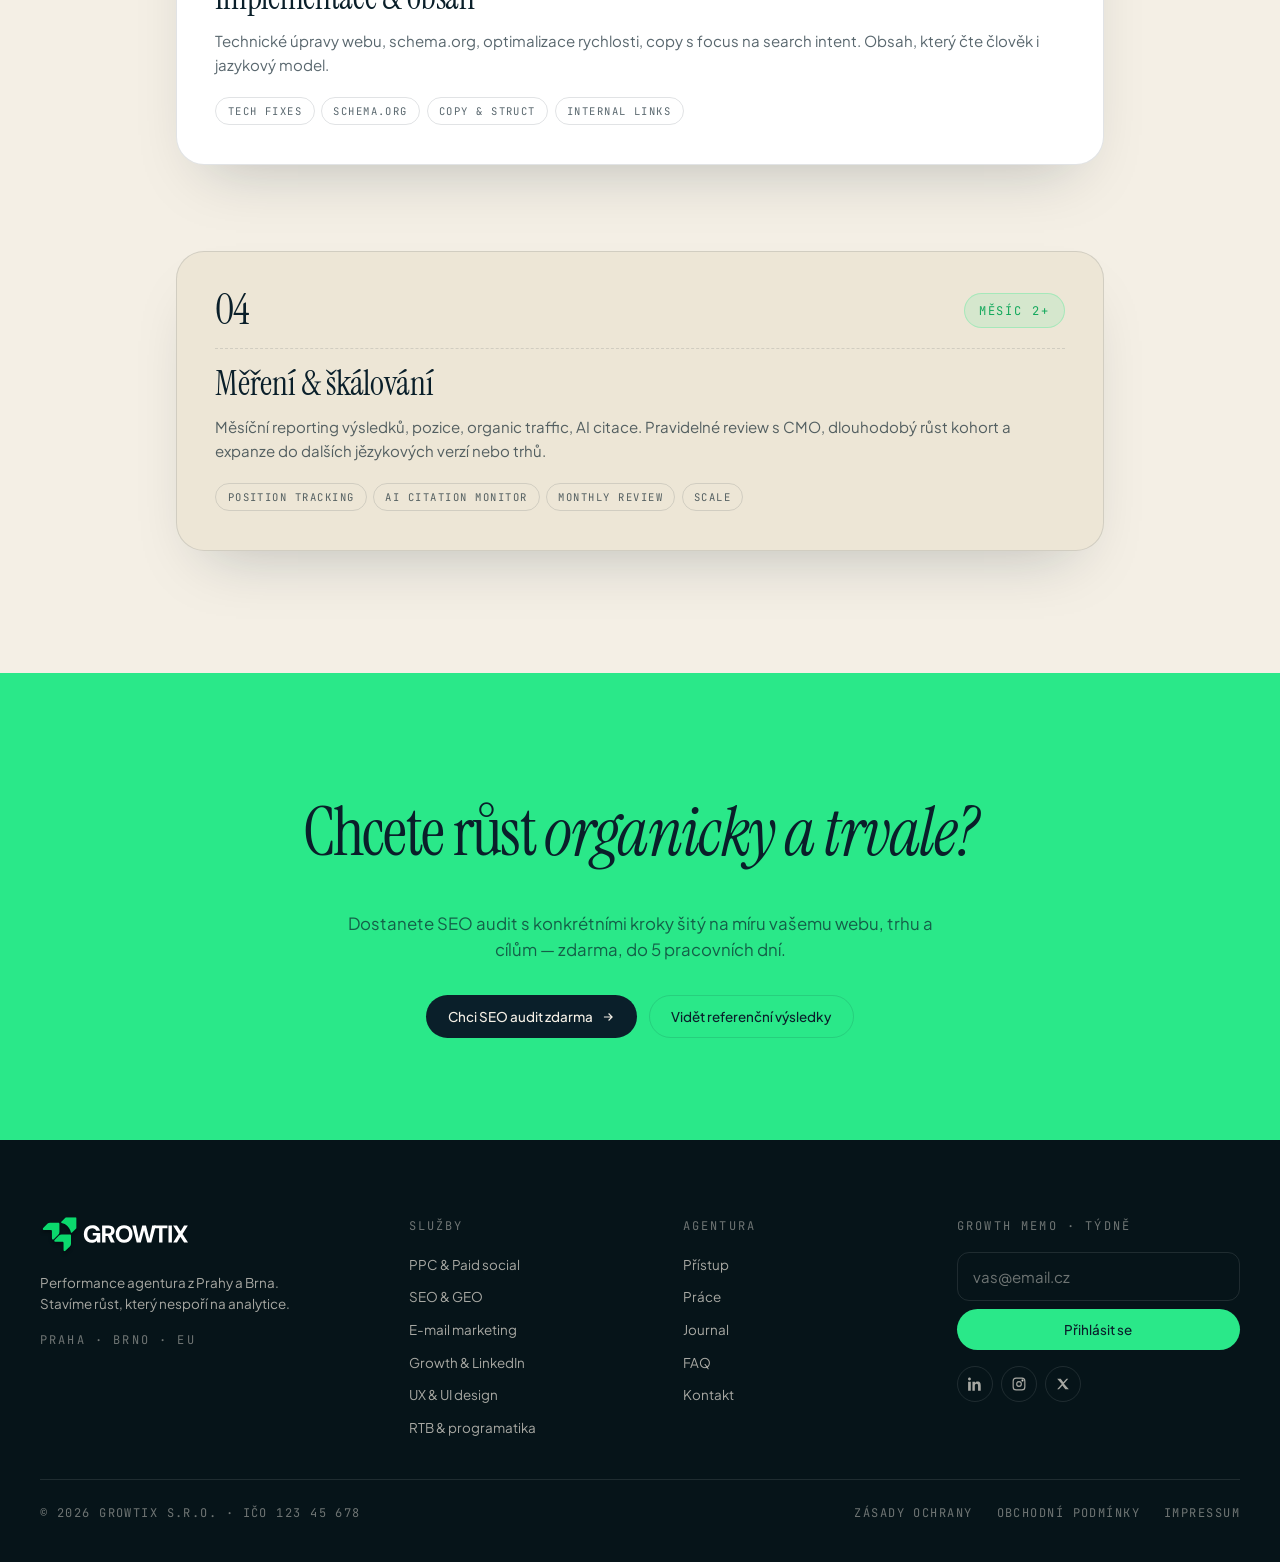
<file: sluzby/seo.html>
<!doctype html>
<html lang="cs">
<head>
<meta charset="utf-8">
<meta name="viewport" content="width=device-width, initial-scale=1, viewport-fit=cover">
<meta name="color-scheme" content="dark">
<title>SEO & AI visibility — Growtix</title>
<meta name="description" content="SEO a AI visibility — růst online zásahu. Optimalizace pro Google, Seznam, AI odpovědi (ChatGPT, Perplexity). Dlouhodobý zdroj relevantní návštěvnosti s nízkou cenou akvizice.">
<link rel="preconnect" href="https://fonts.googleapis.com">
<link rel="preconnect" href="https://fonts.gstatic.com" crossorigin>
<link href="https://fonts.googleapis.com/css2?family=Plus+Jakarta+Sans:wght@400;500;600;700&family=Instrument+Serif:ital@0;1&family=JetBrains+Mono:wght@400;500&display=swap" rel="stylesheet">
<link rel="stylesheet" href="../css/growtix.css">
</head>
<body>

<header class="header" id="gxHeader">
  <div class="container container--wide">
    <div class="header__inner">
      <a href="../index.html" class="brand" aria-label="Growtix — domů">
        <img src="../img/logo-growtix.svg" alt="Growtix" width="148" height="40">
      </a>
      <nav class="nav" aria-label="Hlavní">
        <button type="button" class="nav__link nav__trigger" id="gxMegaTrigger" aria-haspopup="true" aria-expanded="false" aria-controls="gxMega">
          Služby
          <svg class="chev" viewBox="0 0 12 12" aria-hidden="true"><path d="M2 4l4 4 4-4" fill="none" stroke="currentColor" stroke-width="1.6" stroke-linecap="round" stroke-linejoin="round"/></svg>
        </button>
        <a href="../index.html#approach" class="nav__link">Přístup</a>
        <a href="../index.html#work" class="nav__link">Práce</a>
        <a href="../index.html#journal" class="nav__link">Journal</a>
        <a href="../index.html#faq" class="nav__link">FAQ</a>
      </nav>
      <div class="header__actions">
        <button class="burger" aria-label="Menu"><svg width="16" height="12" viewBox="0 0 18 14" fill="none" stroke="currentColor" stroke-width="1.6" stroke-linecap="round"><path d="M1 1h16M1 7h16M1 13h16"/></svg></button>
        <a href="#cta" class="btn btn--primary">Nezávazná konzultace</a>
      </div>
    </div>
  </div>

  <div class="mega" id="gxMega" role="region" aria-label="Služby">
    <div class="container container--wide">
      <div class="mega__inner">
        <div class="mega__list">
          <a href="ppc.html" class="mega__item"><span class="mega__num">01</span><span class="mega__title">PPC &amp; <em>Paid</em></span><span class="mega__desc">Google · Meta · LinkedIn · TikTok</span></a>
          <a href="seo.html" class="mega__item" aria-current="page"><span class="mega__num">02</span><span class="mega__title">SEO &amp; <em>GEO</em></span><span class="mega__desc">Organika + LLM viditelnost</span></a>
          <a href="email.html" class="mega__item"><span class="mega__num">03</span><span class="mega__title"><em>E-mail</em> marketing</span><span class="mega__desc">Flows · retence · transakce</span></a>
          <a href="growth-hacking.html" class="mega__item"><span class="mega__num">04</span><span class="mega__title">Growth &amp; <em>LinkedIn</em></span><span class="mega__desc">B2B outreach · automatizace</span></a>
          <a href="../index.html#services" class="mega__item"><span class="mega__num">05</span><span class="mega__title">RTB &amp; <em>DSP</em></span><span class="mega__desc">Programatika · retargeting</span></a>
          <a href="ux-ui.html" class="mega__item"><span class="mega__num">06</span><span class="mega__title">UX &amp; <em>UI</em></span><span class="mega__desc">Audit · design · implementace</span></a>
        </div>
        <div class="mega__cta">
          <span class="eyebrow"><span class="dot"></span>Zdarma</span>
          <div class="mega__cta-title">PPC audit <em>do 5</em> pracovních dní.</div>
          <a href="#cta" class="btn btn--dark" style="align-self:flex-start">Objednat audit
            <svg class="arrow" viewBox="0 0 24 24" fill="none" stroke="currentColor" stroke-width="2" aria-hidden="true"><path d="M5 12h14m-6-6 6 6-6 6"/></svg>
          </a>
        </div>
      </div>
    </div>
  </div>
</header>

<main id="top">

<!-- =========== HERO (SEO) =========== -->
<section class="hero hero-seo" aria-labelledby="heroTitle">
  <div class="container container--wide">
    <div class="hero-seo__grid">

      <div class="hero-seo__copy">
        <span class="eyebrow"><span class="dot"></span>SEO &amp; AI visibility</span>
        <h1 class="hero-seo__title" id="heroTitle">
          Být tam, kde lidé &mdash;<br>
          <em>a AI</em> &mdash; hledají.
        </h1>
        <p class="hero-seo__lead">Optimalizujeme obsah webu a e-shopu pro <strong>první pozice ve vyhledávačích</strong> i pro <strong>citace v AI odpovědích</strong>. SEO je dlouhodobá investice do zdroje, který neutratíte za proklik.</p>
        <div class="hero-seo__actions">
          <a href="#cta" class="btn btn--primary">Chci SEO audit zdarma
            <svg class="arrow" viewBox="0 0 24 24" fill="none" stroke="currentColor" stroke-width="2" aria-hidden="true"><path d="M5 12h14m-6-6 6 6-6 6"/></svg>
          </a>
          <a href="#platforms" class="btn btn--outline-light">Co děláme</a>
        </div>
      </div>

      <aside class="hero-seo__panel" aria-hidden="true">
        <div class="search-anim">
          <div class="search-anim__bar">
            <svg viewBox="0 0 24 24" fill="none" stroke="currentColor" stroke-width="2" width="18" height="18"><circle cx="11" cy="11" r="7"/><path d="m20 20-3.5-3.5"/></svg>
            <span class="search-anim__query" id="searchQuery"></span><span class="search-anim__cursor"></span>
          </div>
          <div class="search-anim__hint">Hledá vás ChatGPT, Perplexity i Google. Stačí být vidět.</div>
        </div>
      </aside>

    </div>
  </div>
</section>
<!-- =========== PROBLEM BAND (cream) =========== -->
<section class="band intro" aria-labelledby="probTitle">
  <div class="container">
    <div class="intro__grid">
      <div class="intro__lead-card">
        <span class="eyebrow"><span class="dot"></span>SEO &amp; AI · 02</span>
        <h3 id="probTitle">SEO, GEO, AEO &mdash; <em>jména se mění, princip ne</em>.</h3>
        <p>Ne, SEO není mrtvé a nemusí se přejmenovávat na GEO (Generative Engine Optimization) ani AEO (Answer Engine Optimization). Velká část optimalizačních procesů je pro vyhledávače i AI „odpovídače" stále stejná. AI na pozadí čerpá z webu &mdash; a vy chcete, aby citovala ten váš.</p>
        <p style="font-size: 0.94rem; color: rgba(244,239,229,0.55); margin-bottom: 1.5rem;">Cíl SEO: <strong style="color: var(--on-dark);">co nejvyšší pozice v organickém vyhledávání</strong>.<br>Cíl AI visibility: <strong style="color: var(--mint-400);">zobrazení vašeho obsahu v AI odpovědi</strong>.</p>
        <a href="#platforms" class="btn btn--primary">Co děláme v SEO
          <svg class="arrow" viewBox="0 0 24 24" fill="none" stroke="currentColor" stroke-width="2" aria-hidden="true"><path d="M5 12h14m-6-6 6 6-6 6"/></svg>
        </a>
      </div>
      <div class="intro-card">
        <div class="intro-card__icon"><svg width="18" height="18" viewBox="0 0 24 24" fill="none" stroke="currentColor" stroke-width="2"><circle cx="11" cy="11" r="7"/><path d="m20 20-3.5-3.5"/></svg></div>
        <h4>Relevantní návštěvnost</h4>
        <p>Lidé si vás najdou sami &mdash; už hledají vaše produkty, služby nebo informace. Záměr je explicitně spojen s potřebou.</p>
        <ul>
          <li>Vysoká kvalita oproti PPC</li>
          <li>Přesný nákupní záměr</li>
        </ul>
      </div>
      <div class="intro-card">
        <div class="intro-card__icon"><svg width="18" height="18" viewBox="0 0 24 24" fill="none" stroke="currentColor" stroke-width="2"><path d="M12 2 4 6v6c0 5 3.5 8.5 8 10 4.5-1.5 8-5 8-10V6z"/></svg></div>
        <h4>Důvěryhodnost &amp; autorita</h4>
        <p>Stránky vysoko ve výsledcích uživatelé i AI vnímají jako důvěryhodnější. AI tu ověřuje fakta pro odpovědi v chatu.</p>
        <ul>
          <li>E-E-A-T signály</li>
          <li>AI citation source</li>
        </ul>
      </div>
      <div class="intro-card">
        <div class="intro-card__icon"><svg width="18" height="18" viewBox="0 0 24 24" fill="none" stroke="currentColor" stroke-width="2"><path d="M3 21V3M21 21H3M7 17V11M11 17V7M15 17V13M19 17V9"/></svg></div>
        <h4>Nízká cena akvizice</h4>
        <p>Na rozdíl od PPC, kde platíte za každý proklik, je organická návštěvnost po investici „zdarma". SEO snižuje celkové PNO.</p>
        <ul>
          <li>Klesající CAC v čase</li>
          <li>Lepší konverzní poměr</li>
        </ul>
      </div>
      <div class="intro-card">
        <div class="intro-card__icon"><svg width="18" height="18" viewBox="0 0 24 24" fill="none" stroke="currentColor" stroke-width="2"><path d="M12 2v20M2 12h20M5 5l14 14M19 5 5 19"/></svg></div>
        <h4>Trvalá viditelnost</h4>
        <p>Konverze a citace ve světě generativní AI &mdash; přestaňte jen optimalizovat pro Google, začněte optimalizovat pro budoucnost.</p>
        <ul>
          <li>ChatGPT &amp; Perplexity</li>
          <li>Google AI Overviews</li>
        </ul>
      </div>
    </div>
  </div>
</section>

<!-- =========== DIFFERENTIATOR (dark) =========== -->
<section class="band band--dark diff" aria-label="Proč je SEO důležité">
  <div class="container">
    <div class="diff__head">
      <h2 class="diff__title">
        Proč je SEO důležité <em>z pohledu obchodu</em>
      </h2>
      <p class="diff__lead">Tři důvody, proč investice do organické viditelnosti vrací nejvyšší dlouhodobou hodnotu &mdash; ať už prodáváte e-shop, B2B službu nebo budujete značku.</p>
    </div>

    <div class="diff__grid">
      <article class="diff-card">
        <div class="diff-card__num">01</div>
        <div class="diff-card__icon" aria-hidden="true"><svg viewBox="0 0 24 24" fill="none" stroke="currentColor" stroke-width="1.6"><circle cx="11" cy="11" r="7"/><path d="m20 20-3.5-3.5"/></svg></div>
        <div class="diff-card__kicker">Relevantní návštěvnost</div>
        <h4 class="diff-card__title">Lidé hledají &mdash; <em>vy je už máte</em></h4>
        <p class="diff-card__body">Web nebo e-shop si sami najdou lidé, kteří aktivně hledají produkt, službu nebo informaci. Návštěvnost je obvykle mnohem kvalitnější než z PPC nebo bannerů &mdash; dotaz je přímo spojen s potřebou.</p>
        <ul class="diff-card__list">
          <li>Vysoký nákupní záměr</li>
          <li>Nižší bounce rate</li>
          <li>Lepší konverzní poměr</li>
        </ul>
      </article>
      <article class="diff-card">
        <div class="diff-card__num">02</div>
        <div class="diff-card__icon" aria-hidden="true"><svg viewBox="0 0 24 24" fill="none" stroke="currentColor" stroke-width="1.6"><path d="M12 2 4 6v6c0 5 3.5 8.5 8 10 4.5-1.5 8-5 8-10V6z"/><path d="m9 12 2 2 4-4"/></svg></div>
        <div class="diff-card__kicker">Důvěryhodnost a autorita</div>
        <h4 class="diff-card__title">Top pozice &mdash; <em>top trust</em></h4>
        <p class="diff-card__body">Stránky, které se zobrazují vysoko ve výsledcích, jsou často vnímány uživateli i AI jako důvěryhodnější a autoritativnější. AI tu navíc ověřuje odpovědi na konverzace v chatu.</p>
        <ul class="diff-card__list">
          <li>E-E-A-T signály</li>
          <li>AI citation source</li>
          <li>Brand recall efekt</li>
        </ul>
      </article>
      <article class="diff-card">
        <div class="diff-card__num">03</div>
        <div class="diff-card__icon" aria-hidden="true"><svg viewBox="0 0 24 24" fill="none" stroke="currentColor" stroke-width="1.6"><path d="M3 21V3M21 21H3M7 17V11M11 17V7M15 17V13M19 17V9"/></svg></div>
        <div class="diff-card__kicker">Nízká cena akvizice</div>
        <h4 class="diff-card__title">Po investici &mdash; <em>návštěvnost „zdarma"</em></h4>
        <p class="diff-card__body">Na rozdíl od PPC, kde platíte za každý proklik, je organická návštěvnost po investici „zdarma". SEO zlepšuje celkový konverzní poměr a dlouhodobě snižuje PNO webu nebo e-shopu.</p>
        <ul class="diff-card__list">
          <li>Klesající CAC v čase</li>
          <li>Sneižuje PNO</li>
          <li>Compounding ROI</li>
        </ul>
      </article>
    </div>
  </div>
</section>

<!-- =========== DISCIPLINES (editorial rows) =========== -->
<section class="band band--darker seo-rows" id="platforms" aria-labelledby="platTitle">
  <div class="container">
    <header class="seo-rows__head">
      <h2 id="platTitle" class="seo-rows__title">
        Co děláme v <em>SEO &amp; AI visibility</em>
      </h2>
      <p class="seo-rows__lead">Čtyři propojené disciplíny — společně tvoří kompletní organický stack od indexace po citaci v ChatGPT.</p>
    </header>

    <ol class="seo-rows__list" role="list">
      <li class="seo-row">
        <div class="seo-row__num">01</div>
        <div class="seo-row__body">
          <h3 class="seo-row__title">Technické <em>SEO</em></h3>
          <p class="seo-row__desc">Základ — aby Google, Seznam i AI vůbec rozuměli, co máte na webu. Indexovatelnost, rychlost, struktura, strukturovaná data.</p>
        </div>
        <ul class="seo-row__tags">
          <li>Core Web Vitals</li>
          <li>Struktura webu</li>
          <li>Schema.org</li>
          <li>Search Console</li>
        </ul>
      </li>

      <li class="seo-row">
        <div class="seo-row__num">02</div>
        <div class="seo-row__body">
          <h3 class="seo-row__title">Obsah a <em>klíčová slova</em></h3>
          <p class="seo-row__desc">Strategie obsahu podle reálného chování uživatelů. Témata, struktura článků, copywriting na pomezí lidé / AI.</p>
        </div>
        <ul class="seo-row__tags">
          <li>Keyword research</li>
          <li>Topic clusters</li>
          <li>Copywriting</li>
          <li>Editorial calendar</li>
        </ul>
      </li>

      <li class="seo-row seo-row--feature">
        <div class="seo-row__num">03</div>
        <div class="seo-row__body">
          <span class="seo-row__badge">Nová éra</span>
          <h3 class="seo-row__title">AI visibility &amp; <em>GEO</em></h3>
          <p class="seo-row__desc">Optimalizace pro generativní AI — aby váš web byl citovaný v ChatGPT, Perplexity, Google AI Overviews i Claude odpovědích.</p>
        </div>
        <ul class="seo-row__tags">
          <li>ChatGPT search</li>
          <li>Perplexity</li>
          <li>Google AI Overviews</li>
          <li>Claude &amp; Gemini</li>
        </ul>
      </li>

      <li class="seo-row">
        <div class="seo-row__num">04</div>
        <div class="seo-row__body">
          <h3 class="seo-row__title">Off-page &amp; <em>autorita</em></h3>
          <p class="seo-row__desc">Budování důvěryhodnosti — zpětné odkazy, digital PR, brand mentions, lokální SEO pro firmy s provozovnou.</p>
        </div>
        <ul class="seo-row__tags">
          <li>Link building</li>
          <li>Digital PR</li>
          <li>Local SEO</li>
          <li>E-E-A-T audit</li>
        </ul>
      </li>
    </ol>
  </div>
</section>

<!-- =========== PROCESS (cream — stack scroll) =========== -->
<section class="band intro proc-stack" aria-labelledby="procTitle">
  <div class="container">
    <div class="proc-stack__head">
      <h2 id="procTitle" class="proc-stack__title">
        Jak probíhá <em>spolupráce</em>
      </h2>
      <p class="proc-stack__lead">Čtyři kroky od auditu k měřitelnému růstu — a poznatkovému cyklu, ze kterého čerpá další kvartální strategie.</p>
    </div>

    <div class="proc-stack__list">
      <article class="proc-step" style="--i: 0">
        <div class="proc-step__inner">
          <div class="proc-step__head">
            <div class="proc-step__num">01</div>
            <div class="proc-step__meta">Týden 1–2</div>
          </div>
          <h4 class="proc-step__title">SEO audit &amp; výzkum</h4>
          <p class="proc-step__body">Technický audit webu, analýza klíčových slov, konkurence a SERPu. Najdeme, kde máte slepá místa &mdash; v indexaci, obsahu nebo struktuře &mdash; a kde leží největší příležitosti.</p>
          <ul class="proc-step__tags"><li>Technický audit</li><li>Keyword research</li><li>SERP analysis</li><li>Competitor gap</li></ul>
        </div>
      </article>
      <article class="proc-step" style="--i: 1">
        <div class="proc-step__inner">
          <div class="proc-step__head">
            <div class="proc-step__num">02</div>
            <div class="proc-step__meta">Týden 3–4</div>
          </div>
          <h4 class="proc-step__title">Strategie a obsahový plán</h4>
          <p class="proc-step__body">Topic clusters, prioritizace klíčových slov podle obchodní hodnoty, struktura URL a editorial calendar na 6–12 měsíců &mdash; včetně GEO mapy pro citace v AI odpovědích.</p>
          <ul class="proc-step__tags"><li>Topic clusters</li><li>Content roadmap</li><li>GEO mapa</li><li>Schema strategy</li></ul>
        </div>
      </article>
      <article class="proc-step" style="--i: 2">
        <div class="proc-step__inner">
          <div class="proc-step__head">
            <div class="proc-step__num">03</div>
            <div class="proc-step__meta">Měsíc 1–2</div>
          </div>
          <h4 class="proc-step__title">Implementace &amp; obsah</h4>
          <p class="proc-step__body">Technické úpravy webu, schema.org, optimalizace rychlosti, copy s focus na search intent. Obsah, který čte člověk i jazykový model.</p>
          <ul class="proc-step__tags"><li>Tech fixes</li><li>Schema.org</li><li>Copy &amp; struct</li><li>Internal links</li></ul>
        </div>
      </article>
      <article class="proc-step" style="--i: 3">
        <div class="proc-step__inner">
          <div class="proc-step__head">
            <div class="proc-step__num">04</div>
            <div class="proc-step__meta">Měsíc 2+</div>
          </div>
          <h4 class="proc-step__title">Měření &amp; škálování</h4>
          <p class="proc-step__body">Měsíční reporting výsledků, pozice, organic traffic, AI citace. Pravidelné review s CMO, dlouhodobý růst kohort a expanze do dalších jězykových verzí nebo trhů.</p>
          <ul class="proc-step__tags"><li>Position tracking</li><li>AI citation monitor</li><li>Monthly review</li><li>Scale</li></ul>
        </div>
      </article>
    </div>
  </div>
</section>

<!-- =========== CTA =========== -->
<section class="cta-mint" id="cta" aria-labelledby="ctaTitle">
  <div class="container">
    <span class="eyebrow" style="justify-content:center; color: var(--on-cream-2);"><span class="dot" style="background: var(--on-cream);"></span>Další krok</span>
    <h2 id="ctaTitle" style="font-family: var(--ff-serif); font-weight: 400; font-size: clamp(2.6rem, 5.5vw, 4.2rem); line-height: 1.1; letter-spacing: -0.025em; margin: 1.25rem auto 2rem; text-wrap: balance; max-width: 22ch;">
      Chcete růst <em style="font-style: italic; display: inline-block; line-height: 1.05; padding-bottom: 0.18em;">organicky a trvale?</em>
    </h2>
    <p style="color: var(--on-cream-2); font-size: var(--t-lg); line-height: 1.55; margin: 0 auto 2rem; max-width: 38rem;">
      Dostanete SEO audit s konkrétními kroky šitý na míru vašemu webu, trhu a cílům &mdash; zdarma, do 5 pracovních dní.
    </p>
    <div style="display:flex; gap: 0.75rem; justify-content: center; flex-wrap: wrap;">
      <a href="../index.html#cta" class="btn btn--dark">Chci SEO audit zdarma
        <svg class="arrow" viewBox="0 0 24 24" fill="none" stroke="currentColor" stroke-width="2" aria-hidden="true"><path d="M5 12h14m-6-6 6 6-6 6"/></svg>
      </a>
      <a href="../index.html#work" class="btn btn--outline-dark">Vidět referenční výsledky</a>
    </div>
  </div>
</section>

</main>

<!-- Footer -->
<footer class="footer">
  <div class="container container--wide">
    <div class="footer__grid">
      <div>
        <div class="footer__brand"><img src="../img/logo-growtix.svg" alt="Growtix" width="148" height="40"></div>
        <p class="footer__blurb">Performance agentura z Prahy a Brna. Stavíme růst, který nespoří na analytice.</p>
        <div class="footer__loc">Praha · Brno · EU</div>
      </div>
      <div>
        <div class="footer__heading">Služby</div>
        <ul class="footer__list">
          <li><a href="ppc.html">PPC &amp; Paid social</a></li>
          <li><a href="seo.html">SEO &amp; GEO</a></li>
          <li><a href="email.html">E-mail marketing</a></li>
          <li><a href="growth-hacking.html">Growth &amp; LinkedIn</a></li>
          <li><a href="ux-ui.html">UX &amp; UI design</a></li>
          <li><a href="../index.html#services">RTB &amp; programatika</a></li>
        </ul>
      </div>
      <div>
        <div class="footer__heading">Agentura</div>
        <ul class="footer__list">
          <li><a href="../index.html#approach">Přístup</a></li>
          <li><a href="../index.html#work">Práce</a></li>
          <li><a href="../index.html#journal">Journal</a></li>
          <li><a href="../index.html#faq">FAQ</a></li>
          <li><a href="../index.html#cta">Kontakt</a></li>
        </ul>
      </div>
      <div class="footer__news">
        <div class="footer__heading">Growth Memo · týdně</div>
        <input type="email" placeholder="vas@email.cz" aria-label="E-mail">
        <button class="btn btn--primary" style="width:100%">Přihlásit se</button>
        <div class="footer__social">
          <a href="#" aria-label="LinkedIn"><svg width="14" height="14" viewBox="0 0 24 24" fill="currentColor"><path d="M4.98 3.5C4.98 4.88 3.87 6 2.5 6S0 4.88 0 3.5 1.12 1 2.5 1s2.48 1.12 2.48 2.5zM.22 8h4.56v15.5H.22V8zm7.36 0h4.37v2.12h.06c.61-1.16 2.1-2.37 4.32-2.37 4.62 0 5.48 3.04 5.48 7v8.75h-4.56v-7.76c0-1.85-.03-4.23-2.58-4.23-2.58 0-2.98 2.01-2.98 4.09v7.9H7.58V8z"/></svg></a>
          <a href="#" aria-label="Instagram"><svg width="14" height="14" viewBox="0 0 24 24" fill="none" stroke="currentColor" stroke-width="2"><rect x="2" y="2" width="20" height="20" rx="5"/><circle cx="12" cy="12" r="4"/><circle cx="18" cy="6" r="1" fill="currentColor"/></svg></a>
          <a href="#" aria-label="X"><svg width="14" height="14" viewBox="0 0 24 24" fill="currentColor"><path d="M18 3h3l-7.5 8.5L22 21h-6l-5-6.5L5 21H2l8-9L2 3h6l4.5 6L18 3z"/></svg></a>
        </div>
      </div>
    </div>
    <div class="footer__legal">
      <span>© 2026 Growtix s.r.o. · IČO 123 45 678</span>
      <div class="footer__legal-links">
        <a href="#">Zásady ochrany</a>
        <a href="#">Obchodní podmínky</a>
        <a href="#">Impressum</a>
      </div>
    </div>
  </div>
</footer>

<script>
(function () {
  'use strict';
  // Search animation in hero
  var sq = document.getElementById('searchQuery');
  if (sq && !window.matchMedia('(prefers-reduced-motion: reduce)').matches) {
    var queries = [
      'nejlepší performance agency v ČR',
      'kdo dělá SEO pro e-shop',
      'agentura na PPC a SEO Praha',
      'jak optimalizovat web pro ChatGPT'
    ];
    var qi = 0, ci = 0, typing = true;
    function tick() {
      var q = queries[qi];
      if (typing) {
        ci++;
        sq.textContent = q.slice(0, ci);
        if (ci >= q.length) { typing = false; setTimeout(tick, 1800); return; }
        setTimeout(tick, 55 + Math.random() * 60);
      } else {
        ci--;
        sq.textContent = q.slice(0, ci);
        if (ci <= 0) { typing = true; qi = (qi + 1) % queries.length; setTimeout(tick, 350); return; }
        setTimeout(tick, 25);
      }
    }
    tick();
  }

  // Mega menu
  var mTrigger = document.getElementById('gxMegaTrigger');
  var mega = document.getElementById('gxMega');
  if (mTrigger && mega) {
    function closeMega(){ mega.classList.remove('is-open'); mTrigger.setAttribute('aria-expanded','false'); }
    function openMega(){ mega.classList.add('is-open'); mTrigger.setAttribute('aria-expanded','true'); }
    mTrigger.addEventListener('click', function(e){ e.stopPropagation(); mega.classList.contains('is-open') ? closeMega() : openMega(); });
    document.addEventListener('click', function(e){ if (!mega.contains(e.target) && e.target !== mTrigger && !mTrigger.contains(e.target)) closeMega(); });
    document.addEventListener('keydown', function(e){ if (e.key === 'Escape') closeMega(); });
  }
  // Header scroll state
  var header = document.getElementById('gxHeader');
  if (header) {
    var onScroll = function(){ header.classList.toggle('is-scrolled', window.scrollY > 12); };
    onScroll(); window.addEventListener('scroll', onScroll, { passive: true });
  }
})();
</script>

</body>
</html>
</file>
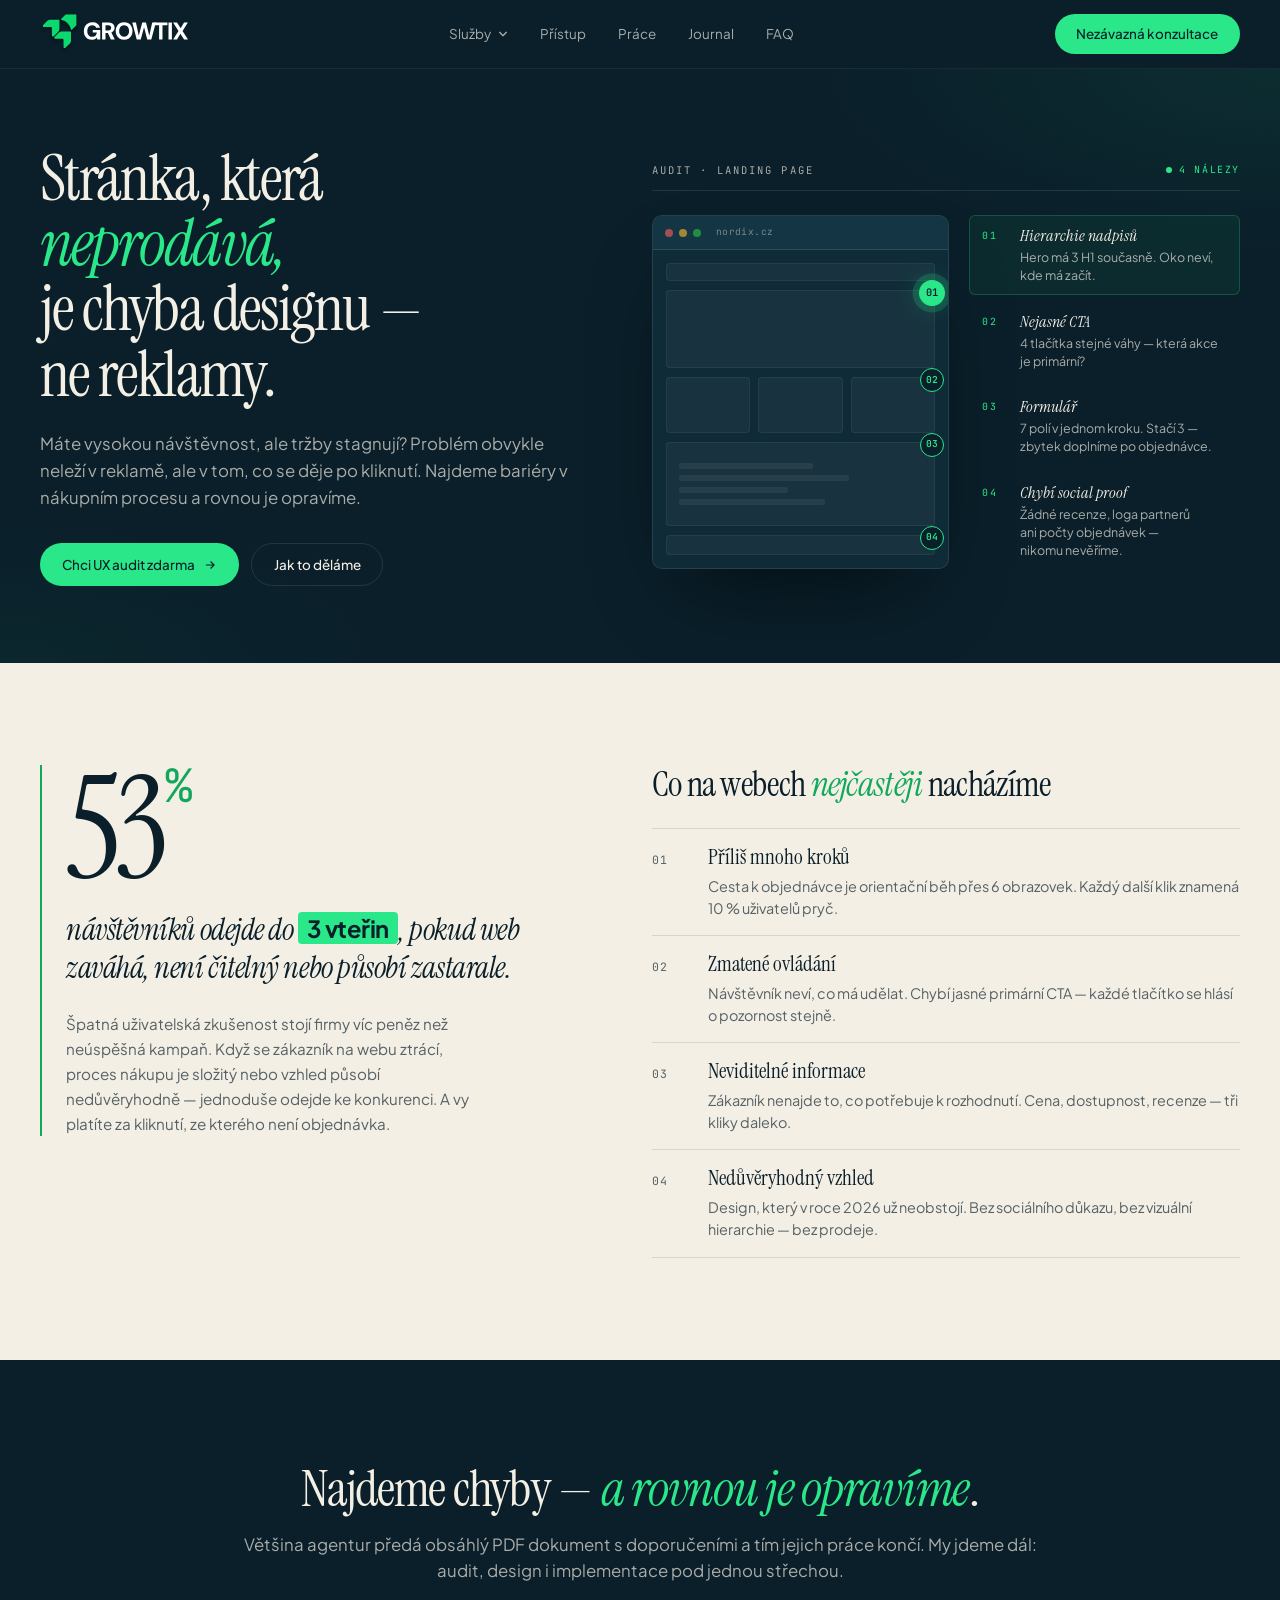
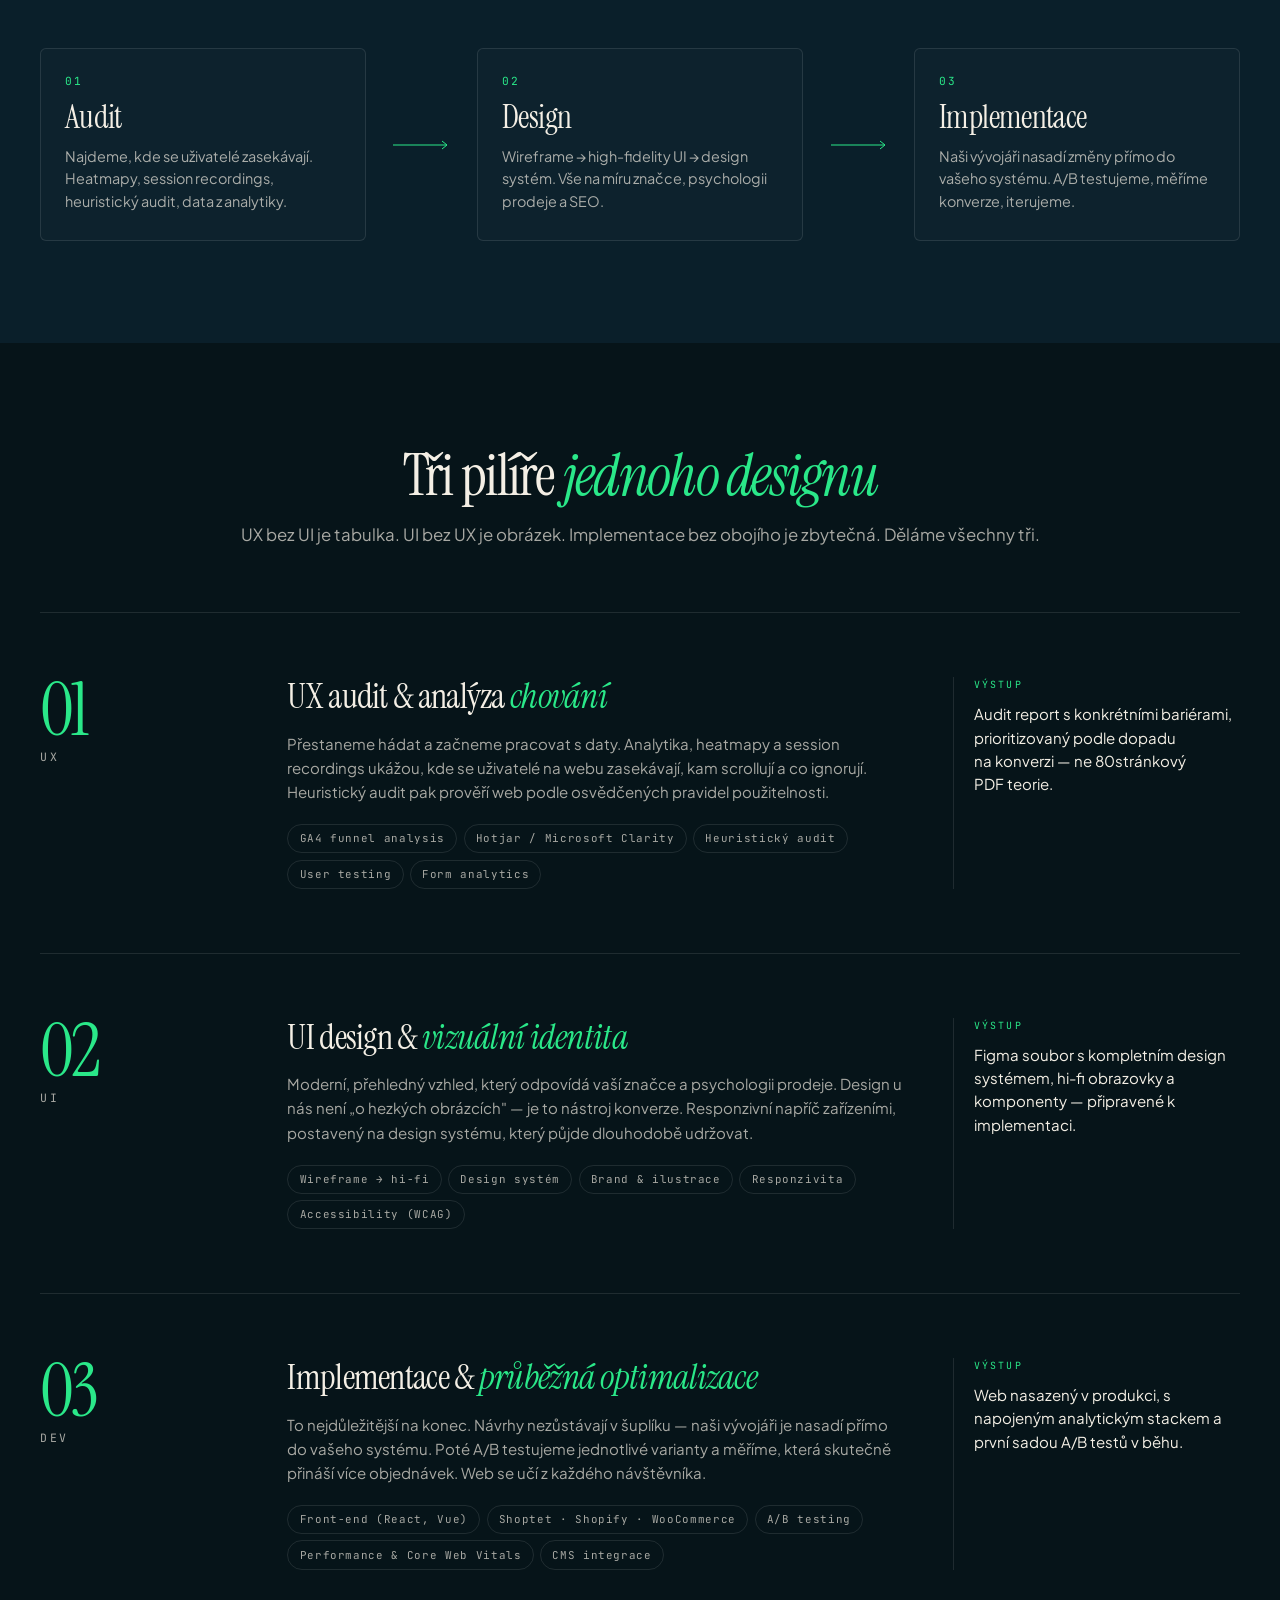
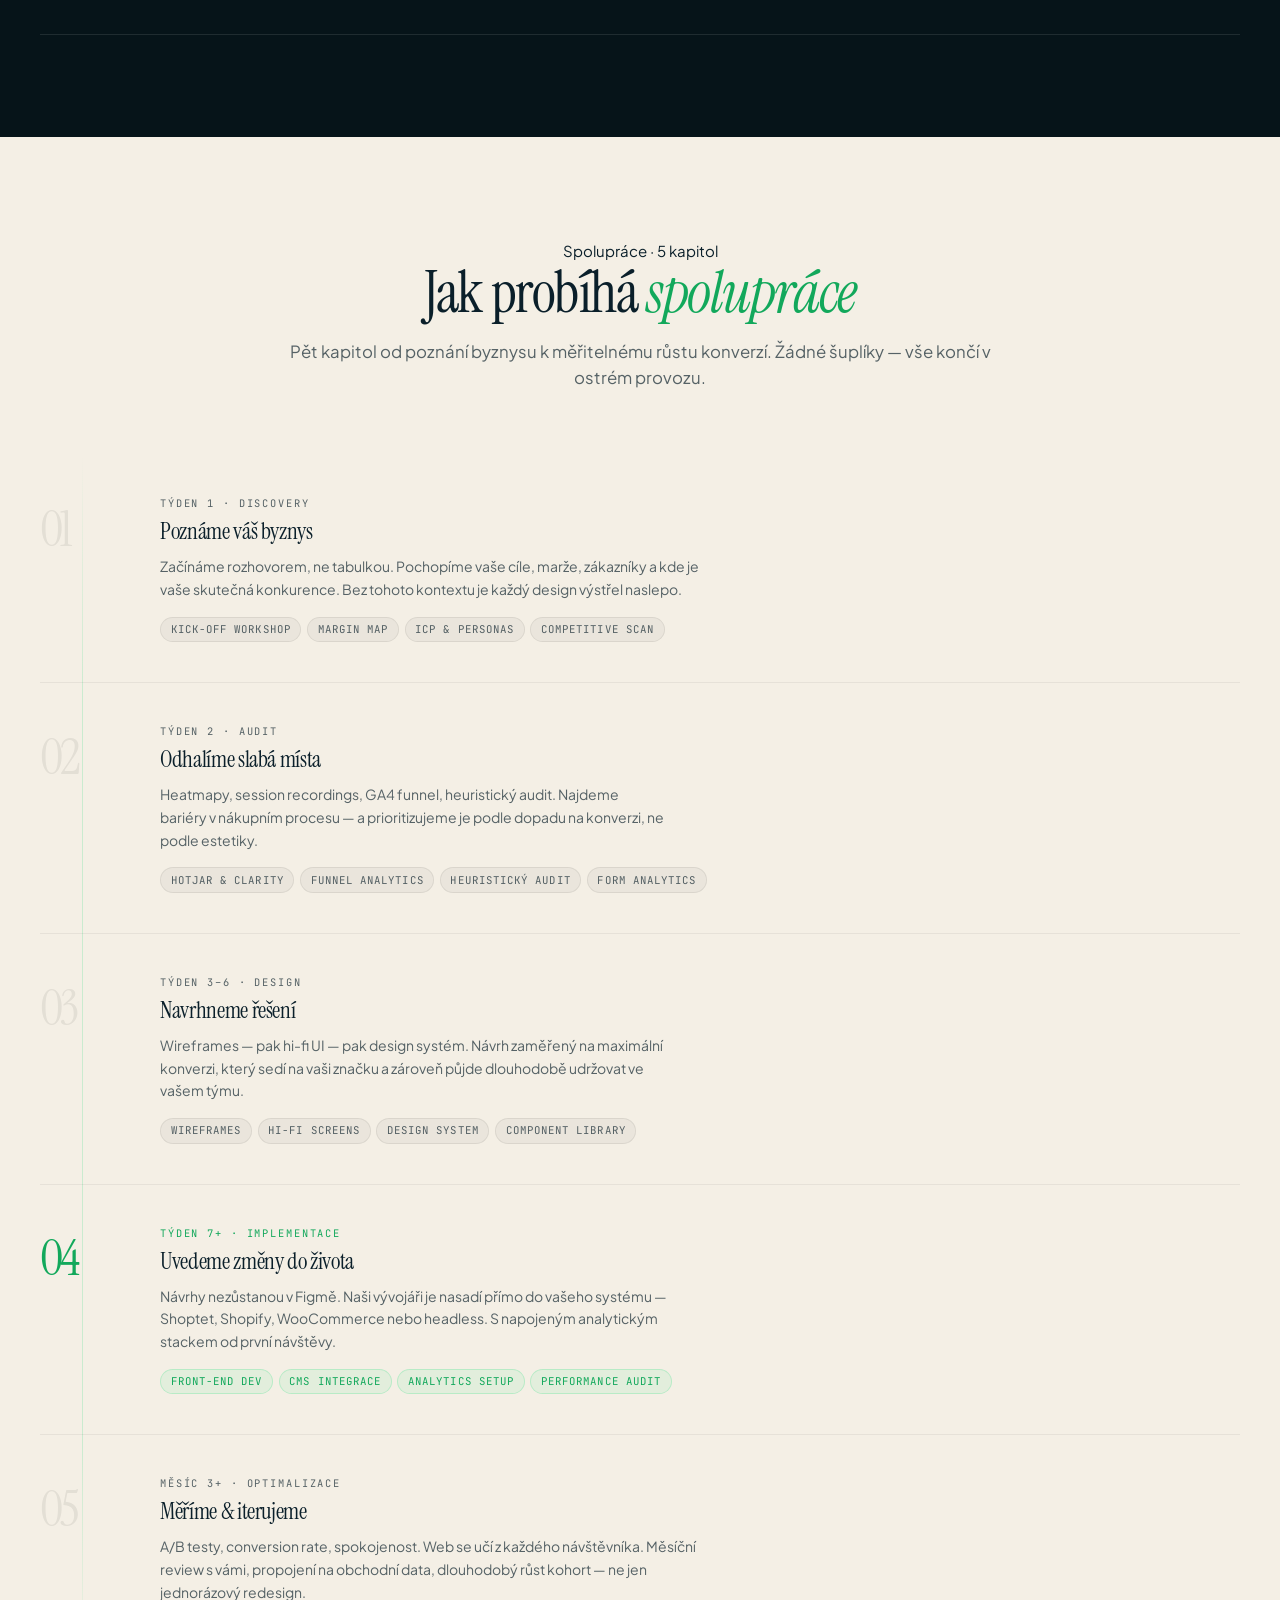
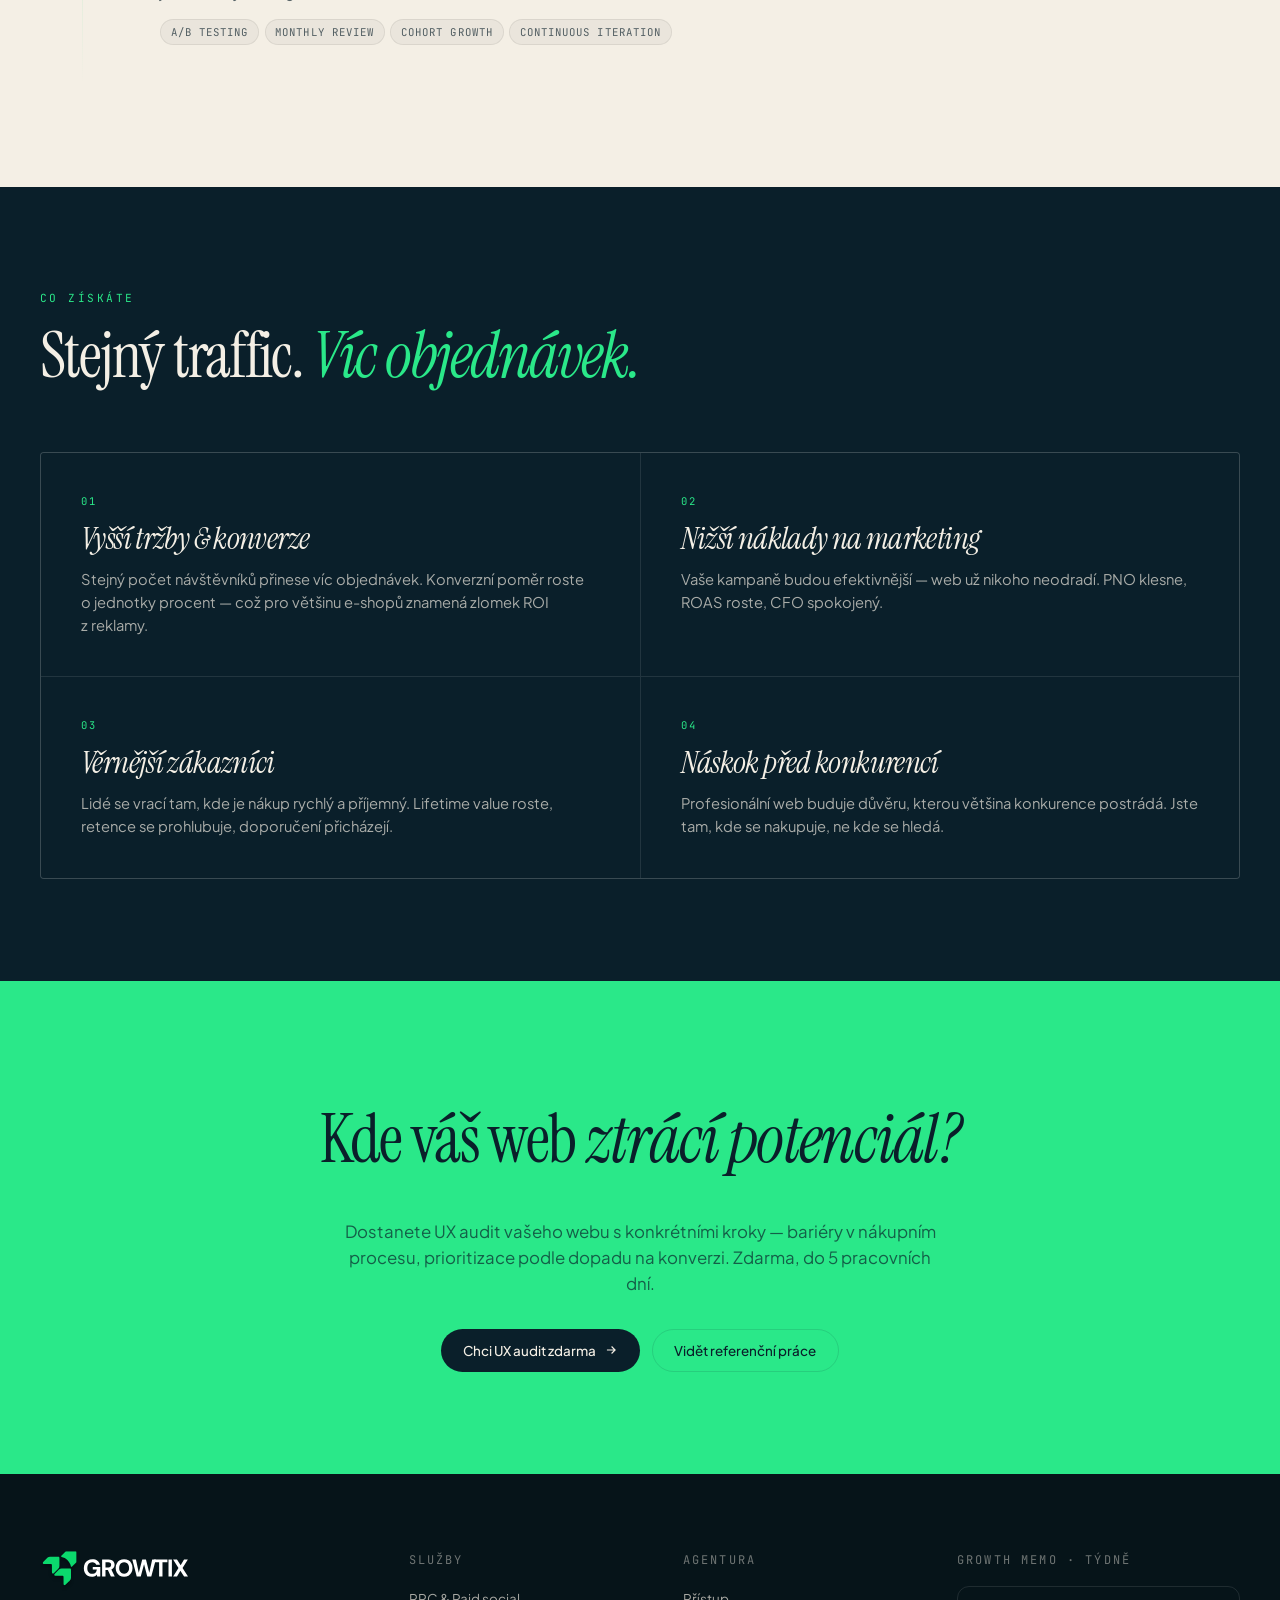
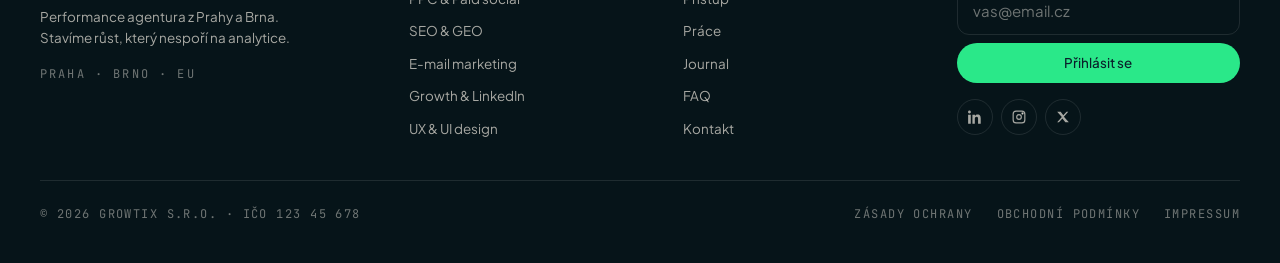
<file: sluzby/ux-ui.html>
<!doctype html>
<html lang="cs">
<head>
<meta charset="utf-8">
<meta name="viewport" content="width=device-width, initial-scale=1, viewport-fit=cover">
<meta name="color-scheme" content="dark">
<title>UX & UI Design — Growtix</title>
<meta name="description" content="UX audit, UI design a implementace. Najdeme bariéry, které brání zákazníkům v nákupu, a rovnou je opravíme. Konverze, ne dokumenty.">
<link rel="preconnect" href="https://fonts.googleapis.com">
<link rel="preconnect" href="https://fonts.gstatic.com" crossorigin>
<link href="https://fonts.googleapis.com/css2?family=Plus+Jakarta+Sans:wght@400;500;600;700&family=Instrument+Serif:ital@0;1&family=JetBrains+Mono:wght@400;500&display=swap" rel="stylesheet">
<link rel="stylesheet" href="../css/growtix.css">
</head>
<body>

<header class="header" id="gxHeader">
  <div class="container container--wide">
    <div class="header__inner">
      <a href="../index.html" class="brand" aria-label="Growtix — domů">
        <img src="../img/logo-growtix.svg" alt="Growtix" width="148" height="40">
      </a>
      <nav class="nav" aria-label="Hlavní">
        <button type="button" class="nav__link nav__trigger" id="gxMegaTrigger" aria-haspopup="true" aria-expanded="false" aria-controls="gxMega">
          Služby
          <svg class="chev" viewBox="0 0 12 12" aria-hidden="true"><path d="M2 4l4 4 4-4" fill="none" stroke="currentColor" stroke-width="1.6" stroke-linecap="round" stroke-linejoin="round"/></svg>
        </button>
        <a href="../index.html#approach" class="nav__link">Přístup</a>
        <a href="../index.html#work" class="nav__link">Práce</a>
        <a href="../index.html#journal" class="nav__link">Journal</a>
        <a href="../index.html#faq" class="nav__link">FAQ</a>
      </nav>
      <div class="header__actions">
        <button class="burger" aria-label="Menu"><svg width="16" height="12" viewBox="0 0 18 14" fill="none" stroke="currentColor" stroke-width="1.6" stroke-linecap="round"><path d="M1 1h16M1 7h16M1 13h16"/></svg></button>
        <a href="#cta" class="btn btn--primary">Nezávazná konzultace</a>
      </div>
    </div>
  </div>

  <div class="mega" id="gxMega" role="region" aria-label="Služby">
    <div class="container container--wide">
      <div class="mega__inner">
        <div class="mega__list">
          <a href="ppc.html" class="mega__item"><span class="mega__num">01</span><span class="mega__title">PPC &amp; <em>Paid</em></span><span class="mega__desc">Google · Meta · LinkedIn · TikTok</span></a>
          <a href="seo.html" class="mega__item"><span class="mega__num">02</span><span class="mega__title">SEO &amp; <em>GEO</em></span><span class="mega__desc">Organika + LLM viditelnost</span></a>
          <a href="email.html" class="mega__item"><span class="mega__num">03</span><span class="mega__title"><em>E-mail</em> marketing</span><span class="mega__desc">Flows · retence · transakce</span></a>
          <a href="growth-hacking.html" class="mega__item"><span class="mega__num">04</span><span class="mega__title">Growth &amp; <em>LinkedIn</em></span><span class="mega__desc">B2B outreach · automatizace</span></a>
          <a href="../index.html#services" class="mega__item"><span class="mega__num">05</span><span class="mega__title">RTB &amp; <em>DSP</em></span><span class="mega__desc">Programatika · retargeting</span></a>
          <a href="ux-ui.html" class="mega__item" aria-current="page"><span class="mega__num">06</span><span class="mega__title">UX &amp; <em>UI</em></span><span class="mega__desc">Audit · design · implementace</span></a>
        </div>
        <div class="mega__cta">
          <div class="mega__cta-title">UX audit <em>do 5</em> pracovních dní.</div>
          <a href="#cta" class="btn btn--dark" style="align-self:flex-start">Objednat audit
            <svg class="arrow" viewBox="0 0 24 24" fill="none" stroke="currentColor" stroke-width="2" aria-hidden="true"><path d="M5 12h14m-6-6 6 6-6 6"/></svg>
          </a>
        </div>
      </div>
    </div>
  </div>
</header>

<main id="top">

<!-- =========== HERO — annotated audit =========== -->
<section class="ux-hero" aria-labelledby="heroTitle">
  <div class="container container--wide">
    <div class="ux-hero__grid">

      <div class="ux-hero__copy">
        <h1 class="ux-hero__title" id="heroTitle">
          Stránka, která <em>neprodává,</em><br>
          je chyba designu &mdash;<br>
          ne reklamy.
        </h1>
        <p class="ux-hero__lead">Máte vysokou návštěvnost, ale tržby stagnují? Problém obvykle neleží v reklamě, ale v tom, co se děje po kliknutí. Najdeme bariéry v nákupním procesu a rovnou je opravíme.</p>
        <div class="ux-hero__actions">
          <a href="#cta" class="btn btn--primary">Chci UX audit zdarma
            <svg class="arrow" viewBox="0 0 24 24" fill="none" stroke="currentColor" stroke-width="2" aria-hidden="true"><path d="M5 12h14m-6-6 6 6-6 6"/></svg>
          </a>
          <a href="#services" class="btn btn--outline-light">Jak to děláme</a>
        </div>
      </div>

      <aside class="ux-audit" aria-hidden="true">
        <header class="ux-audit__head">
          <span class="ux-audit__label">Audit · landing page</span>
          <span class="ux-audit__live"><span class="ux-audit__pulse"></span>4 nálezy</span>
        </header>

        <div class="ux-audit__frame">
          <div class="ux-audit__chrome">
            <span class="ux-audit__dot ux-audit__dot--r"></span>
            <span class="ux-audit__dot ux-audit__dot--y"></span>
            <span class="ux-audit__dot ux-audit__dot--g"></span>
            <span class="ux-audit__url">nordix.cz</span>
          </div>

          <div class="ux-audit__page">
            <div class="ux-audit__block ux-audit__block--nav"></div>
            <div class="ux-audit__block ux-audit__block--hero">
              <span class="ux-audit__pin" data-pin="1" style="--row: 1">01</span>
            </div>
            <div class="ux-audit__row">
              <div class="ux-audit__block ux-audit__block--card"></div>
              <div class="ux-audit__block ux-audit__block--card"></div>
              <div class="ux-audit__block ux-audit__block--card">
                <span class="ux-audit__pin" data-pin="2" style="--row: 2">02</span>
              </div>
            </div>
            <div class="ux-audit__block ux-audit__block--form">
              <span class="ux-audit__line"></span>
              <span class="ux-audit__line"></span>
              <span class="ux-audit__line"></span>
              <span class="ux-audit__line"></span>
              <span class="ux-audit__pin" data-pin="3" style="--row: 3">03</span>
            </div>
            <div class="ux-audit__block ux-audit__block--footer">
              <span class="ux-audit__pin" data-pin="4" style="--row: 4">04</span>
            </div>
          </div>
        </div>

        <ol class="ux-audit__notes" id="auditNotes">
          <li class="ux-audit__note" data-pin="1">
            <span class="ux-audit__n">01</span>
            <span class="ux-audit__body">
              <em>Hierarchie nadpisů</em>
              <span>Hero má 3 H1 současně. Oko neví, kde má začít.</span>
            </span>
          </li>
          <li class="ux-audit__note" data-pin="2">
            <span class="ux-audit__n">02</span>
            <span class="ux-audit__body">
              <em>Nejasné CTA</em>
              <span>4 tlačítka stejné váhy &mdash; která akce je primární?</span>
            </span>
          </li>
          <li class="ux-audit__note" data-pin="3">
            <span class="ux-audit__n">03</span>
            <span class="ux-audit__body">
              <em>Formulář</em>
              <span>7 polí v jednom kroku. Stačí 3 &mdash; zbytek doplníme po objednávce.</span>
            </span>
          </li>
          <li class="ux-audit__note" data-pin="4">
            <span class="ux-audit__n">04</span>
            <span class="ux-audit__body">
              <em>Chybí social proof</em>
              <span>Žádné recenze, loga partnerů ani počty objednávek &mdash; nikomu nevěříme.</span>
            </span>
          </li>
        </ol>
      </aside>

    </div>
  </div>
</section>

<!-- =========== PROBLEM — editorial spread =========== -->
<section class="band ux-problem" aria-labelledby="probTitle">
  <div class="container">
    <div class="ux-problem__grid">

      <div class="ux-problem__quote">
        <span class="ux-problem__num">53<span class="ux-problem__num-u">%</span></span>
        <p class="ux-problem__lead">návštěvníků odejde do <strong>3 vteřin</strong>, pokud web zaváhá, není čitelný nebo působí zastarale.</p>
        <p class="ux-problem__body">Špatná uživatelská zkušenost stojí firmy víc peněz než neúspěšná kampaň. Když se zákazník na webu ztrácí, proces nákupu je složitý nebo vzhled působí nedůvěryhodně &mdash; jednoduše odejde ke konkurenci. A vy platíte za kliknutí, ze kterého není objednávka.</p>
      </div>

      <div class="ux-problem__list">
        <h3 class="ux-problem__title" id="probTitle">Co na webech <em>nejčastěji</em> nacházíme</h3>
        <ol class="ux-mistakes">
          <li class="ux-mistake">
            <span class="ux-mistake__num">01</span>
            <div>
              <h4>Příliš mnoho kroků</h4>
              <p>Cesta k objednávce je orientační běh přes 6 obrazovek. Každý další klik znamená 10 % uživatelů pryč.</p>
            </div>
          </li>
          <li class="ux-mistake">
            <span class="ux-mistake__num">02</span>
            <div>
              <h4>Zmatené ovládání</h4>
              <p>Návštěvník neví, co má udělat. Chybí jasné primární CTA &mdash; každé tlačítko se hlásí o pozornost stejně.</p>
            </div>
          </li>
          <li class="ux-mistake">
            <span class="ux-mistake__num">03</span>
            <div>
              <h4>Neviditelné informace</h4>
              <p>Zákazník nenajde to, co potřebuje k rozhodnutí. Cena, dostupnost, recenze &mdash; tři kliky daleko.</p>
            </div>
          </li>
          <li class="ux-mistake">
            <span class="ux-mistake__num">04</span>
            <div>
              <h4>Nedůvěryhodný vzhled</h4>
              <p>Design, který v roce 2026 už neobstojí. Bez sociálního důkazu, bez vizuální hierarchie &mdash; bez prodeje.</p>
            </div>
          </li>
        </ol>
      </div>

    </div>
  </div>
</section>

<!-- =========== APPROACH — horizontal pipeline =========== -->
<section class="band band--dark ux-approach" aria-labelledby="apprTitle">
  <div class="container">
    <header class="ux-approach__head">
      <h2 id="apprTitle" class="ux-approach__title">
        Najdeme chyby &mdash; <em>a rovnou je opravíme</em>.
      </h2>
      <p class="ux-approach__lead">Většina agentur předá obsáhlý PDF dokument s doporučeními a tím jejich práce končí. My jdeme dál: audit, design i implementace pod jednou střechou.</p>
    </header>

    <div class="ux-pipeline">
      <article class="ux-stage" style="--i: 0">
        <span class="ux-stage__n">01</span>
        <h4 class="ux-stage__title">Audit</h4>
        <p class="ux-stage__body">Najdeme, kde se uživatelé zasekávají. Heatmapy, session recordings, heuristický audit, data z analytiky.</p>
      </article>
      <span class="ux-pipeline__arrow" aria-hidden="true">
        <svg viewBox="0 0 60 12" fill="none" stroke="currentColor" stroke-width="1"><path d="M2 6h54m-5-4 5 4-5 4"/></svg>
      </span>
      <article class="ux-stage" style="--i: 1">
        <span class="ux-stage__n">02</span>
        <h4 class="ux-stage__title">Design</h4>
        <p class="ux-stage__body">Wireframe → high-fidelity UI → design systém. Vše na míru značce, psychologii prodeje a SEO.</p>
      </article>
      <span class="ux-pipeline__arrow" aria-hidden="true">
        <svg viewBox="0 0 60 12" fill="none" stroke="currentColor" stroke-width="1"><path d="M2 6h54m-5-4 5 4-5 4"/></svg>
      </span>
      <article class="ux-stage" style="--i: 2">
        <span class="ux-stage__n">03</span>
        <h4 class="ux-stage__title">Implementace</h4>
        <p class="ux-stage__body">Naši vývojáři nasadí změny přímo do vašeho systému. A/B testujeme, měříme konverze, iterujeme.</p>
      </article>
    </div>
  </div>
</section>

<!-- =========== SERVICES — wide editorial spreads =========== -->
<section class="band band--darker ux-services" id="services" aria-labelledby="srvTitle">
  <div class="container">
    <header class="ux-services__head">
      <h2 id="srvTitle" class="ux-services__title">
        Tři pilíře <em>jednoho designu</em>
      </h2>
      <p class="ux-services__lead">UX bez UI je tabulka. UI bez UX je obrázek. Implementace bez obojího je zbytečná. Děláme všechny tři.</p>
    </header>

    <div class="ux-services__list">

      <article class="ux-srv">
        <div class="ux-srv__col-num">
          <span class="ux-srv__num">01</span>
          <span class="ux-srv__kicker">UX</span>
        </div>
        <div class="ux-srv__col-main">
          <h3 class="ux-srv__title">UX audit &amp; analýza <em>chování</em></h3>
          <p class="ux-srv__body">Přestaneme hádat a začneme pracovat s daty. Analytika, heatmapy a session recordings ukážou, kde se uživatelé na webu zasekávají, kam scrollují a co ignorují. Heuristický audit pak prověří web podle osvědčených pravidel použitelnosti.</p>
          <ul class="ux-srv__tags">
            <li>GA4 funnel analysis</li>
            <li>Hotjar / Microsoft Clarity</li>
            <li>Heuristický audit</li>
            <li>User testing</li>
            <li>Form analytics</li>
          </ul>
        </div>
        <div class="ux-srv__col-deliv">
          <span class="ux-srv__deliv-label">Výstup</span>
          <p class="ux-srv__deliv-body">Audit report s konkrétními bariérami, prioritizovaný podle dopadu na konverzi &mdash; ne 80stránkový PDF teorie.</p>
        </div>
      </article>

      <article class="ux-srv">
        <div class="ux-srv__col-num">
          <span class="ux-srv__num">02</span>
          <span class="ux-srv__kicker">UI</span>
        </div>
        <div class="ux-srv__col-main">
          <h3 class="ux-srv__title">UI design &amp; <em>vizuální identita</em></h3>
          <p class="ux-srv__body">Moderní, přehledný vzhled, který odpovídá vaší značce a psychologii prodeje. Design u nás není „o hezkých obrázcích" &mdash; je to nástroj konverze. Responzivní napříč zařízeními, postavený na design systému, který půjde dlouhodobě udržovat.</p>
          <ul class="ux-srv__tags">
            <li>Wireframe → hi-fi</li>
            <li>Design systém</li>
            <li>Brand &amp; ilustrace</li>
            <li>Responzivita</li>
            <li>Accessibility (WCAG)</li>
          </ul>
        </div>
        <div class="ux-srv__col-deliv">
          <span class="ux-srv__deliv-label">Výstup</span>
          <p class="ux-srv__deliv-body">Figma soubor s kompletním design systémem, hi-fi obrazovky a komponenty &mdash; připravené k implementaci.</p>
        </div>
      </article>

      <article class="ux-srv">
        <div class="ux-srv__col-num">
          <span class="ux-srv__num">03</span>
          <span class="ux-srv__kicker">DEV</span>
        </div>
        <div class="ux-srv__col-main">
          <h3 class="ux-srv__title">Implementace &amp; <em>průběžná optimalizace</em></h3>
          <p class="ux-srv__body">To nejdůležitější na konec. Návrhy nezůstávají v šuplíku &mdash; naši vývojáři je nasadí přímo do vašeho systému. Poté A/B testujeme jednotlivé varianty a měříme, která skutečně přináší více objednávek. Web se učí z každého návštěvníka.</p>
          <ul class="ux-srv__tags">
            <li>Front-end (React, Vue)</li>
            <li>Shoptet · Shopify · WooCommerce</li>
            <li>A/B testing</li>
            <li>Performance &amp; Core Web Vitals</li>
            <li>CMS integrace</li>
          </ul>
        </div>
        <div class="ux-srv__col-deliv">
          <span class="ux-srv__deliv-label">Výstup</span>
          <p class="ux-srv__deliv-body">Web nasazený v produkci, s napojeným analytickým stackem a první sadou A/B testů v běhu.</p>
        </div>
      </article>

    </div>
  </div>
</section>

<!-- =========== PROCESS — chapter spreads =========== -->
<section class="band ux-process" aria-labelledby="procTitle">
  <div class="container">
    <header class="ux-process__head">
      <span class="ux-process__edge">Spolupráce · 5 kapitol</span>
      <h2 id="procTitle" class="ux-process__title">
        Jak probíhá <em>spolupráce</em>
      </h2>
      <p class="ux-process__lead">Pět kapitol od poznání byznysu k měřitelnému růstu konverzí. Žádné šuplíky &mdash; vše končí v ostrém provozu.</p>
    </header>

    <ol class="ux-chapters" id="uxChapters" role="list">
      <li class="ux-chapter" data-step="0">
        <div class="ux-chapter__num" aria-hidden="true">01</div>
        <div class="ux-chapter__main">
          <span class="ux-chapter__time">Týden 1 · Discovery</span>
          <h3 class="ux-chapter__title">Poznáme váš byznys</h3>
          <p class="ux-chapter__body">Začínáme rozhovorem, ne tabulkou. Pochopíme vaše cíle, marže, zákazníky a kde je vaše skutečná konkurence. Bez tohoto kontextu je každý design výstřel naslepo.</p>
          <ul class="ux-chapter__tags">
            <li>Kick-off workshop</li>
            <li>Margin map</li>
            <li>ICP &amp; personas</li>
            <li>Competitive scan</li>
          </ul>
        </div>
      </li>

      <li class="ux-chapter" data-step="1">
        <div class="ux-chapter__num" aria-hidden="true">02</div>
        <div class="ux-chapter__main">
          <span class="ux-chapter__time">Týden 2 · Audit</span>
          <h3 class="ux-chapter__title">Odhalíme slabá místa</h3>
          <p class="ux-chapter__body">Heatmapy, session recordings, GA4 funnel, heuristický audit. Najdeme bariéry v nákupním procesu &mdash; a prioritizujeme je podle dopadu na konverzi, ne podle estetiky.</p>
          <ul class="ux-chapter__tags">
            <li>Hotjar &amp; Clarity</li>
            <li>Funnel analytics</li>
            <li>Heuristický audit</li>
            <li>Form analytics</li>
          </ul>
        </div>
      </li>

      <li class="ux-chapter" data-step="2">
        <div class="ux-chapter__num" aria-hidden="true">03</div>
        <div class="ux-chapter__main">
          <span class="ux-chapter__time">Týden 3–6 · Design</span>
          <h3 class="ux-chapter__title">Navrhneme řešení</h3>
          <p class="ux-chapter__body">Wireframes &mdash; pak hi-fi UI &mdash; pak design systém. Návrh zaměřený na maximální konverzi, který sedí na vaši značku a zároveň půjde dlouhodobě udržovat ve vašem týmu.</p>
          <ul class="ux-chapter__tags">
            <li>Wireframes</li>
            <li>Hi-fi screens</li>
            <li>Design system</li>
            <li>Component library</li>
          </ul>
        </div>
      </li>

      <li class="ux-chapter ux-chapter--accent" data-step="3">
        <div class="ux-chapter__num" aria-hidden="true">04</div>
        <div class="ux-chapter__main">
          <span class="ux-chapter__time">Týden 7+ · Implementace</span>
          <h3 class="ux-chapter__title">Uvedeme změny do života</h3>
          <p class="ux-chapter__body">Návrhy nezůstanou v Figmě. Naši vývojáři je nasadí přímo do vašeho systému &mdash; Shoptet, Shopify, WooCommerce nebo headless. S napojeným analytickým stackem od první návštěvy.</p>
          <ul class="ux-chapter__tags">
            <li>Front-end dev</li>
            <li>CMS integrace</li>
            <li>Analytics setup</li>
            <li>Performance audit</li>
          </ul>
        </div>
      </li>

      <li class="ux-chapter" data-step="4">
        <div class="ux-chapter__num" aria-hidden="true">05</div>
        <div class="ux-chapter__main">
          <span class="ux-chapter__time">Měsíc 3+ · Optimalizace</span>
          <h3 class="ux-chapter__title">Měříme &amp; iterujeme</h3>
          <p class="ux-chapter__body">A/B testy, conversion rate, spokojenost. Web se učí z každého návštěvníka. Měsíční review s vámi, propojení na obchodní data, dlouhodobý růst kohort &mdash; ne jen jednorázový redesign.</p>
          <ul class="ux-chapter__tags">
            <li>A/B testing</li>
            <li>Monthly review</li>
            <li>Cohort growth</li>
            <li>Continuous iteration</li>
          </ul>
        </div>
      </li>
    </ol>
  </div>
</section>

<!-- =========== OUTCOMES — serif statements =========== -->
<section class="band band--dark ux-outcomes" aria-labelledby="outTitle">
  <div class="container">
    <header class="ux-outcomes__head">
      <span class="ux-outcomes__edge">Co získáte</span>
      <h2 id="outTitle" class="ux-outcomes__title">
        Stejný traffic. <em>Víc objednávek.</em>
      </h2>
    </header>

    <ol class="ux-outcomes__list" role="list">
      <li class="ux-out">
        <span class="ux-out__num">01</span>
        <h4 class="ux-out__title">Vyšší tržby &amp; konverze</h4>
        <p class="ux-out__body">Stejný počet návštěvníků přinese víc objednávek. Konverzní poměr roste o jednotky procent &mdash; což pro většinu e-shopů znamená zlomek ROI z reklamy.</p>
      </li>
      <li class="ux-out">
        <span class="ux-out__num">02</span>
        <h4 class="ux-out__title">Nižší náklady na marketing</h4>
        <p class="ux-out__body">Vaše kampaně budou efektivnější &mdash; web už nikoho neodradí. PNO klesne, ROAS roste, CFO spokojený.</p>
      </li>
      <li class="ux-out">
        <span class="ux-out__num">03</span>
        <h4 class="ux-out__title">Věrnější zákazníci</h4>
        <p class="ux-out__body">Lidé se vrací tam, kde je nákup rychlý a příjemný. Lifetime value roste, retence se prohlubuje, doporučení přicházejí.</p>
      </li>
      <li class="ux-out">
        <span class="ux-out__num">04</span>
        <h4 class="ux-out__title">Náskok před konkurencí</h4>
        <p class="ux-out__body">Profesionální web buduje důvěru, kterou většina konkurence postrádá. Jste tam, kde se nakupuje, ne kde se hledá.</p>
      </li>
    </ol>
  </div>
</section>

<!-- =========== CTA =========== -->
<section class="cta-mint" id="cta" aria-labelledby="ctaTitle">
  <div class="container">
    <h2 id="ctaTitle" style="font-family: var(--ff-serif); font-weight: 400; font-size: clamp(2.6rem, 5.5vw, 4.2rem); line-height: 1.1; letter-spacing: -0.025em; margin: 1.25rem auto 2rem; text-wrap: balance; max-width: 22ch;">
      Kde váš web <em style="font-style: italic; display: inline-block; line-height: 1.05; padding-bottom: 0.18em;">ztrácí potenciál?</em>
    </h2>
    <p style="color: var(--on-cream-2); font-size: var(--t-lg); line-height: 1.55; margin: 0 auto 2rem; max-width: 38rem;">
      Dostanete UX audit vašeho webu s konkrétními kroky &mdash; bariéry v nákupním procesu, prioritizace podle dopadu na konverzi. Zdarma, do 5 pracovních dní.
    </p>
    <div style="display:flex; gap: 0.75rem; justify-content: center; flex-wrap: wrap;">
      <a href="../index.html#cta" class="btn btn--dark">Chci UX audit zdarma
        <svg class="arrow" viewBox="0 0 24 24" fill="none" stroke="currentColor" stroke-width="2" aria-hidden="true"><path d="M5 12h14m-6-6 6 6-6 6"/></svg>
      </a>
      <a href="../index.html#work" class="btn btn--outline-dark">Vidět referenční práce</a>
    </div>
  </div>
</section>

</main>

<!-- Footer -->
<footer class="footer">
  <div class="container container--wide">
    <div class="footer__grid">
      <div>
        <div class="footer__brand"><img src="../img/logo-growtix.svg" alt="Growtix" width="148" height="40"></div>
        <p class="footer__blurb">Performance agentura z Prahy a Brna. Stavíme růst, který nespoří na analytice.</p>
        <div class="footer__loc">Praha · Brno · EU</div>
      </div>
      <div>
        <div class="footer__heading">Služby</div>
        <ul class="footer__list">
          <li><a href="ppc.html">PPC &amp; Paid social</a></li>
          <li><a href="seo.html">SEO &amp; GEO</a></li>
          <li><a href="email.html">E-mail marketing</a></li>
          <li><a href="growth-hacking.html">Growth &amp; LinkedIn</a></li>
          <li><a href="ux-ui.html">UX &amp; UI design</a></li>
        </ul>
      </div>
      <div>
        <div class="footer__heading">Agentura</div>
        <ul class="footer__list">
          <li><a href="../index.html#approach">Přístup</a></li>
          <li><a href="../index.html#work">Práce</a></li>
          <li><a href="../index.html#journal">Journal</a></li>
          <li><a href="../index.html#faq">FAQ</a></li>
          <li><a href="../index.html#cta">Kontakt</a></li>
        </ul>
      </div>
      <div class="footer__news">
        <div class="footer__heading">Growth Memo · týdně</div>
        <input type="email" placeholder="vas@email.cz" aria-label="E-mail">
        <button class="btn btn--primary" style="width:100%">Přihlásit se</button>
        <div class="footer__social">
          <a href="#" aria-label="LinkedIn"><svg width="14" height="14" viewBox="0 0 24 24" fill="currentColor"><path d="M4.98 3.5C4.98 4.88 3.87 6 2.5 6S0 4.88 0 3.5 1.12 1 2.5 1s2.48 1.12 2.48 2.5zM.22 8h4.56v15.5H.22V8zm7.36 0h4.37v2.12h.06c.61-1.16 2.1-2.37 4.32-2.37 4.62 0 5.48 3.04 5.48 7v8.75h-4.56v-7.76c0-1.85-.03-4.23-2.58-4.23-2.58 0-2.98 2.01-2.98 4.09v7.9H7.58V8z"/></svg></a>
          <a href="#" aria-label="Instagram"><svg width="14" height="14" viewBox="0 0 24 24" fill="none" stroke="currentColor" stroke-width="2"><rect x="2" y="2" width="20" height="20" rx="5"/><circle cx="12" cy="12" r="4"/><circle cx="18" cy="6" r="1" fill="currentColor"/></svg></a>
          <a href="#" aria-label="X"><svg width="14" height="14" viewBox="0 0 24 24" fill="currentColor"><path d="M18 3h3l-7.5 8.5L22 21h-6l-5-6.5L5 21H2l8-9L2 3h6l4.5 6L18 3z"/></svg></a>
        </div>
      </div>
    </div>
    <div class="footer__legal">
      <span>© 2026 Growtix s.r.o. · IČO 123 45 678</span>
      <div class="footer__legal-links">
        <a href="#">Zásady ochrany</a>
        <a href="#">Obchodní podmínky</a>
        <a href="#">Impressum</a>
      </div>
    </div>
  </div>
</footer>

<script>
(function () {
  'use strict';
  // Mega menu
  var mTrigger = document.getElementById('gxMegaTrigger');
  var mega = document.getElementById('gxMega');
  if (mTrigger && mega) {
    function closeMega(){ mega.classList.remove('is-open'); mTrigger.setAttribute('aria-expanded','false'); }
    function openMega(){ mega.classList.add('is-open'); mTrigger.setAttribute('aria-expanded','true'); }
    mTrigger.addEventListener('click', function(e){ e.stopPropagation(); mega.classList.contains('is-open') ? closeMega() : openMega(); });
    document.addEventListener('click', function(e){ if (!mega.contains(e.target) && e.target !== mTrigger && !mTrigger.contains(e.target)) closeMega(); });
    document.addEventListener('keydown', function(e){ if (e.key === 'Escape') closeMega(); });
  }
  // Header scroll state
  var header = document.getElementById('gxHeader');
  if (header) {
    var onScroll = function(){ header.classList.toggle('is-scrolled', window.scrollY > 12); };
    onScroll(); window.addEventListener('scroll', onScroll, { passive: true });
  }

  // Cycle "active" state through audit pins
  var pins = document.querySelectorAll('.ux-audit__pin');
  var notes = document.querySelectorAll('.ux-audit__note');
  if (pins.length && notes.length && !window.matchMedia('(prefers-reduced-motion: reduce)').matches) {
    var idx = 0;
    function setActive(i){
      pins.forEach(function(p){ p.classList.remove('is-active'); });
      notes.forEach(function(n){ n.classList.remove('is-active'); });
      pins[i].classList.add('is-active');
      notes[i].classList.add('is-active');
    }
    setActive(0);
    setInterval(function(){
      idx = (idx + 1) % pins.length;
      setActive(idx);
    }, 2400);
  }

  // Process — reveal on scroll with staggered fade-in
  var procSection = document.querySelector('.ux-process');
  var steps = document.querySelectorAll('.ux-chapter');
  steps.forEach(function(s, i){ s.style.setProperty('--i', i); });

  if (procSection) {
    if ('IntersectionObserver' in window) {
      var obs = new IntersectionObserver(function(entries){
        entries.forEach(function(e){
          if (e.isIntersecting) {
            procSection.classList.add('is-revealed');
            obs.disconnect();
          }
        });
      }, { threshold: 0.15 });
      obs.observe(procSection);
    } else {
      procSection.classList.add('is-revealed');
    }
  }
})();
</script>

</body>
</html>
</file>
<file: css/growtix.css>
/* Growtix — reference-inspired redesign
   Alternating black + cream bands, mint accent, serif italic accents.
*/

:root {
  /* Brand green — Growtix #2AE889 */
  --mint-50:  #e0fbee;
  --mint-200: #9cf3c9;
  --mint-400: #2ae889;
  --mint-500: #1fcf75;
  --mint-600: #12a85b;

  /* Inks — deep teal base #0A1F2A */
  --ink-950: #061419;
  --ink-900: #0a1f2a;
  --ink-800: #0f2b38;
  --ink-700: #143644;
  --ink-600: #1d4354;
  --ink-500: #285468;
  --line-dark: rgba(255,255,255,0.10);
  --line-dark-2: rgba(255,255,255,0.06);

  /* Cream — warm off-white that pairs with teal */
  --cream-50:  #f4efe5;
  --cream-100: #ede6d6;
  --cream-200: #e2d9c3;
  --cream-300: #cfc3a8;
  --line-cream: rgba(10,31,42,0.12);
  --line-cream-2: rgba(10,31,42,0.07);

  /* Text */
  --on-dark:      #f4efe5;
  --on-dark-2:    rgba(244,239,229,0.68);
  --on-dark-3:    rgba(244,239,229,0.44);
  --on-cream:     #0a1f2a;
  --on-cream-2:   rgba(10,31,42,0.68);
  --on-cream-3:   rgba(10,31,42,0.44);

  /* Type */
  --ff-sans: "Plus Jakarta Sans", ui-sans-serif, system-ui, -apple-system, "Segoe UI", Roboto, sans-serif;
  --ff-serif: "Instrument Serif", "Playfair Display", Georgia, "Times New Roman", serif;
  --ff-mono: "JetBrains Mono", ui-monospace, SFMono-Regular, Menlo, monospace;

  /* Size */
  --t-xs:    0.75rem;
  --t-sm:    0.84rem;
  --t-base:  0.94rem;
  --t-lg:    1.05rem;
  --t-xl:    1.3rem;
  --t-2xl:   1.75rem;
  --t-3xl:   2.35rem;
  --t-4xl:   3.4rem;
  --t-5xl:   clamp(3.2rem, 7vw, 5.6rem);
  --t-hero:  clamp(3.6rem, 9vw, 7.2rem);

  /* Layout */
  --max: 1280px;
  --max-wide: 1440px;
  --pad-x: clamp(1rem, 3.5vw, 2.5rem);
  --radius: 18px;
  --radius-lg: 28px;
  --radius-pill: 999px;
  --ease: cubic-bezier(.2,.7,.2,1);

  color-scheme: dark;
}

* { box-sizing: border-box; }
html, body { margin: 0; padding: 0; }
html { scroll-behavior: smooth; }
@media (prefers-reduced-motion: reduce) { html { scroll-behavior: auto; } }

body {
  font-family: var(--ff-sans);
  font-size: var(--t-base);
  line-height: 1.55;
  color: var(--on-dark);
  background: var(--ink-900);
  -webkit-font-smoothing: antialiased;
  -moz-osx-font-smoothing: grayscale;
  text-rendering: optimizeLegibility;
  overflow-x: hidden;
}

img, svg { display: block; max-width: 100%; }
button { font: inherit; color: inherit; background: none; border: 0; cursor: pointer; padding: 0; }
a { color: inherit; text-decoration: none; }

.visually-hidden { position: absolute !important; width: 1px; height: 1px; padding: 0; margin: -1px; overflow: hidden; clip: rect(0,0,0,0); white-space: nowrap; border: 0; }

.container { width: 100%; max-width: var(--max); margin: 0 auto; padding: 0 var(--pad-x); }
.container--wide { max-width: var(--max-wide); }

/* Section bands */
.band { padding: clamp(4rem, 9vw, 8rem) 0; position: relative; }
.band--dark { background: var(--ink-900); color: var(--on-dark); }
.band--darker { background: var(--ink-950); color: var(--on-dark); }
.band--cream { background: var(--cream-50); color: var(--on-cream); }
.band--mint { background: var(--mint-400); color: var(--on-cream); }

/* Eyebrow */
.eyebrow {
  display: inline-flex; align-items: center; gap: 0.55rem;
  font-family: var(--ff-mono);
  font-size: 0.68rem; font-weight: 500;
  letter-spacing: 0.22em; text-transform: uppercase;
  color: var(--on-dark-2);
}

/* Eyebrow labels hidden site-wide */
.eyebrow,
.sec-head__eyebrow,
.cta-mint__eyebrow,
.gx-hero__eyebrow {
  display: none !important;
}
.band--cream .eyebrow { color: var(--on-cream-2); }
.band--mint .eyebrow { color: var(--on-cream-2); }
.eyebrow .dot { width: 6px; height: 6px; border-radius: 50%; background: var(--mint-400); display: inline-block; }
.band--mint .eyebrow .dot { background: var(--on-cream); }

/* Section heads (reference pattern: small eyebrow left, big centered title) */
.sec-head {
  text-align: center;
  margin-bottom: clamp(2rem, 4vw, 3.5rem);
}
.sec-head__eyebrow { margin-bottom: 1rem; }
.sec-head__title {
  font-family: var(--ff-serif);
  font-weight: 400;
  font-size: var(--t-5xl);
  line-height: 0.98;
  letter-spacing: -0.02em;
  margin: 0 0 0.9rem;
  text-wrap: balance;
}
.sec-head__title em { font-style: italic; color: currentColor; }

/* Serif italic descender fix — apply where serif italic emphasis sits inside multi-line headings */
.sec-head__title em,
.intro__lead-card h3 em,
.case-hero__text h3 em,
.quote__text em,
.cta-mint__title em,
.feature-strip__caption em,
.journal-card__title em,
.wwd-item__title em,
.faq__side .sec-head__title em,
.contact__side h3 em,
.step__title em,
.banner__quote em,
.hero__title em,
.gx-serif em {
  display: inline-block;
  line-height: 1.05;
  padding-bottom: 0.15em;
  margin-bottom: -0.1em;
}
.sec-head__lead {
  max-width: 42rem; margin: 0 auto;
  color: var(--on-dark-2);
  font-size: var(--t-lg);
  line-height: 1.55;
  text-wrap: pretty;
}
.band--cream .sec-head__lead { color: var(--on-cream-2); }

/* Buttons */
.btn {
  display: inline-flex; align-items: center; justify-content: center; gap: 0.55rem;
  padding: 0.85rem 1.35rem;
  font-weight: 500; font-size: var(--t-sm);
  line-height: 1; letter-spacing: 0;
  border-radius: var(--radius-pill);
  transition: background 180ms var(--ease), color 180ms var(--ease), border-color 180ms var(--ease), transform 180ms var(--ease);
}
.btn:hover { transform: translateY(-1px); }

.btn--primary { background: var(--mint-400); color: var(--on-cream); }
.btn--primary:hover { background: var(--mint-500); }
.btn--dark { background: var(--ink-900); color: var(--on-dark); }
.btn--dark:hover { background: var(--ink-700); }
.btn--cream { background: var(--cream-50); color: var(--on-cream); }
.btn--cream:hover { background: var(--cream-100); }
.btn--outline-dark { border: 1px solid var(--line-cream); color: var(--on-cream); }
.btn--outline-dark:hover { background: var(--ink-900); color: var(--on-dark); border-color: var(--ink-900); }
.btn--outline-light { border: 1px solid var(--line-dark); color: var(--on-dark); }
.btn--outline-light:hover { background: var(--cream-50); color: var(--on-cream); border-color: var(--cream-50); }

.btn .arrow { width: 14px; height: 14px; transition: transform 180ms var(--ease); }
.btn:hover .arrow { transform: translateX(3px); }

/* Header */
.header {
  position: sticky; top: 0; z-index: 40;
  background: var(--ink-900);
  border-bottom: 1px solid var(--line-dark-2);
}
.header__inner {
  display: flex; align-items: center; justify-content: space-between;
  height: 68px;
  gap: 1.5rem;
}
.brand {
  display: inline-flex; align-items: center; gap: 0.55rem;
  font-weight: 600; font-size: 1rem; letter-spacing: -0.01em;
  color: var(--on-dark);
}
.brand__mark {
  width: 26px; height: 26px; border-radius: 50%;
  background: var(--mint-400); color: var(--on-cream);
  display: inline-grid; place-items: center;
  font-weight: 700; font-size: 0.8rem;
  font-family: var(--ff-serif); font-style: italic;
}
.nav { display: flex; align-items: center; gap: 2rem; }
.nav__link {
  font-size: var(--t-sm); color: var(--on-dark-2);
  transition: color 160ms var(--ease);
}
.nav__link:hover { color: var(--on-dark); }
.header__actions { display: flex; align-items: center; gap: 0.75rem; }

.burger {
  display: none;
  width: 40px; height: 40px;
  border-radius: 50%; border: 1px solid var(--line-dark);
  align-items: center; justify-content: center;
}

@media (max-width: 880px) {
  .nav { display: none; }
  .burger { display: inline-flex; }
  .header__actions .btn { display: none; }
  .burger + .btn { display: inline-flex; }
}

/* ============ HERO ============ */
.hero {
  position: relative;
  padding: clamp(2.5rem, 6vw, 5rem) 0 clamp(3rem, 6vw, 4.5rem);
  background: var(--ink-900);
  overflow: hidden;
}
.hero::before {
  content: ""; position: absolute; inset: 0;
  background:
    radial-gradient(900px 520px at 10% 20%, rgba(187,255,51,0.08), transparent 60%),
    radial-gradient(800px 500px at 90% 100%, rgba(187,255,51,0.05), transparent 60%);
  pointer-events: none;
}
.hero > * { position: relative; }

.hero__top {
  display: flex; align-items: center; justify-content: space-between;
  gap: 1rem;
  margin-bottom: clamp(2rem, 5vw, 3rem);
  font-family: var(--ff-mono);
  font-size: var(--t-xs);
  text-transform: uppercase; letter-spacing: 0.18em;
  color: var(--on-dark-3);
  flex-wrap: wrap;
}
.hero__top span { display: inline-flex; align-items: center; gap: 0.5rem; }
.hero__top .dot { width: 6px; height: 6px; border-radius: 50%; background: var(--mint-400); }

.hero__grid {
  display: grid;
  grid-template-columns: minmax(0, 0.95fr) minmax(0, 1.15fr);
  gap: clamp(1.5rem, 3.5vw, 3rem);
  align-items: center;
  min-height: clamp(540px, 70vh, 720px);
}
@media (max-width: 820px) { .hero__grid { grid-template-columns: 1fr; min-height: 0; } }

.hero__left { padding-right: clamp(0px, 2vw, 2rem); }
.hero__left .eyebrow {
  display: inline-flex; align-items: center; gap: 0.55rem;
  padding: 0.42rem 0.95rem 0.42rem 0.75rem;
  border: 1px solid var(--line-dark-2);
  border-radius: var(--radius-pill);
  margin-bottom: 1.5rem;
  color: var(--on-dark);
  background: rgba(255,255,255,0.02);
  box-shadow: 0 0 0 1px rgba(42,232,137,0.04) inset, 0 0 24px -8px rgba(42,232,137,0.18);
}
.hero__left .eyebrow .dot { box-shadow: 0 0 12px var(--mint-400); }
.hero__title {
  font-family: var(--ff-serif);
  font-weight: 400;
  font-size: clamp(2.4rem, 4.6vw, 4rem);
  line-height: 1.15;
  letter-spacing: -0.025em;
  text-align: left;
  margin: 0 0 2rem;
  text-wrap: balance;
}
.hero__title em { font-style: italic; color: var(--mint-400); display: inline-block; line-height: 1.05; padding-bottom: 0.15em; }

.hero__lead {
  max-width: 40ch; margin: 0 0 clamp(1.75rem, 3vw, 2.25rem);
  color: var(--on-dark-2);
  font-size: var(--t-lg); line-height: 1.55;
}
.hero__actions {
  display: flex; gap: 0.75rem; flex-wrap: wrap;
  margin-bottom: clamp(1.5rem, 3vw, 2rem);
}

.hero__trust {
  display: flex; align-items: center; gap: 0.8rem;
  font-size: var(--t-xs); color: var(--on-dark-3);
}
.hero__trust .avatars { display: flex; }
.hero__trust .avatars img {
  width: 28px; height: 28px; border-radius: 50%; object-fit: cover;
  border: 2px solid var(--ink-900);
  margin-left: -8px;
}
.hero__trust .avatars img:first-child { margin-left: 0; }
.hero__trust strong { color: var(--on-dark); font-weight: 600; }

/* Right: three columns of cards scrolling vertically */
.hero__rail {
  position: relative;
  height: clamp(520px, 60vw, 640px);
  overflow: hidden;
  margin-right: calc(-1 * var(--pad-x));
  -webkit-mask-image: linear-gradient(180deg, transparent 0%, #000 10%, #000 90%, transparent 100%);
          mask-image: linear-gradient(180deg, transparent 0%, #000 10%, #000 90%, transparent 100%);
}
.hero__rail-grid {
  display: grid;
  grid-template-columns: 1fr 1fr 1fr;
  gap: 14px;
  height: 100%;
}
@media (max-width: 520px) { .hero__rail-grid { grid-template-columns: 1fr 1fr; } }

.hero-col {
  display: flex; flex-direction: column; gap: 14px;
  animation: hero-scroll-down 28s linear infinite;
  will-change: transform;
}
.hero-col--up { animation-name: hero-scroll-up; animation-duration: 32s; }
.hero-col--alt { animation-duration: 36s; }
@keyframes hero-scroll-down {
  from { transform: translateY(-50%); }
  to   { transform: translateY(0); }
}
@keyframes hero-scroll-up {
  from { transform: translateY(0); }
  to   { transform: translateY(-50%); }
}
@media (prefers-reduced-motion: reduce) {
  .hero-col, .hero-col--up, .hero-col--alt { animation: none; }
}

.tile {
  flex: 0 0 auto;
  border-radius: 22px;
  overflow: hidden;
  position: relative;
  background: var(--ink-700);
  aspect-ratio: 1/1;
  border: 1px solid var(--line-dark);
  min-height: 200px;
}
.tile--tall { aspect-ratio: 3/4; }
.tile--wide { aspect-ratio: 1/0.8; }
.tile--photo img { width: 100%; height: 100%; object-fit: cover; }
.tile--photo::after {
  content: ""; position: absolute; inset: 0;
  background: linear-gradient(180deg, transparent 45%, rgba(0,0,0,0.55));
}

.tile--mint, .tile--dark, .tile--cream { aspect-ratio: auto; min-height: 240px; gap: 1rem; }
.tile--mint { background: var(--mint-400); color: var(--on-cream); padding: 1.1rem; display: flex; flex-direction: column; justify-content: space-between; }
.tile--dark { background: var(--ink-700); color: var(--on-dark); padding: 1.1rem; display: flex; flex-direction: column; justify-content: space-between; border: 1px solid var(--line-dark); }
.tile--cream { background: var(--cream-50); color: var(--on-cream); padding: 1.1rem; display: flex; flex-direction: column; justify-content: space-between; }

.tile__badge {
  align-self: flex-start;
  display: inline-flex; align-items: center; gap: 0.35rem;
  padding: 0.3rem 0.6rem;
  border-radius: var(--radius-pill);
  background: var(--mint-400); color: var(--on-cream);
  font-family: var(--ff-mono); font-size: 0.6rem;
  letter-spacing: 0.14em; text-transform: uppercase;
  z-index: 2; position: relative;
}
.tile--mint .tile__badge,
.tile--dark .tile__badge,
.tile--cream .tile__badge {
  align-self: flex-start;
  margin-bottom: 0.25rem;
}
.tile--mint .tile-kpi__val,
.tile--dark .tile-kpi__val,
.tile--cream .tile-kpi__val {
  font-size: clamp(1.8rem, 3vw, 2.4rem);
}
.tile__badge svg { width: 10px; height: 10px; }
.tile--photo .tile__badge { position: absolute; top: 0.75rem; left: 0.75rem; }

.tile__caption {
  position: absolute; left: 1rem; right: 1rem; bottom: 0.9rem;
  z-index: 2;
  color: var(--on-dark);
  font-family: var(--ff-serif); font-style: italic;
  font-size: 1.25rem; letter-spacing: -0.01em;
}

.tile-kpi__label {
  font-family: var(--ff-mono); font-size: 0.62rem;
  letter-spacing: 0.18em; text-transform: uppercase;
  color: rgba(11,11,11,0.6);
}
.tile--dark .tile-kpi__label { color: var(--on-dark-3); }
.tile-kpi__val {
  font-family: var(--ff-serif);
  font-size: clamp(1.8rem, 3vw, 2.4rem);
  line-height: 1; letter-spacing: -0.02em;
  display: flex; align-items: baseline; gap: 0.3rem;
  margin-top: 0.25rem;
}
.tile-kpi__val em { font-style: italic; }
.tile-kpi__val .arr {
  width: 24px; height: 24px;
  border-radius: 50%; background: var(--on-cream); color: var(--mint-400);
  display: grid; place-items: center;
  font-size: 0.8rem; font-family: var(--ff-sans); font-weight: 700;
  flex: 0 0 auto;
}
.tile--dark .tile-kpi__val .arr { background: var(--mint-400); color: var(--on-cream); }
.tile-kpi__note {
  font-size: var(--t-xs); line-height: 1.4; color: rgba(11,11,11,0.7); margin-top: 0.75rem;
}
.tile--dark .tile-kpi__note { color: var(--on-dark-2); }

.tile-spark svg { width: 100%; height: 50px; margin-top: 0.6rem; }
.tile-spark .fill { fill: var(--mint-400); opacity: 0.22; }
.tile-spark .stroke { stroke: var(--mint-400); fill: none; stroke-width: 2.2; }

.tile-seal {
  background: var(--ink-900); color: var(--on-dark);
  display: grid; place-items: center;
  position: relative; overflow: hidden;
  aspect-ratio: 1/1;
}
.tile-seal__ring {
  position: absolute; inset: 0;
  animation: seal-rot 28s linear infinite;
}
@keyframes seal-rot { to { transform: rotate(360deg); } }
.tile-seal__glyph {
  width: 56%; height: 56%;
  background: var(--mint-400); color: var(--on-cream);
  border-radius: 50%;
  display: grid; place-items: center;
  font-family: var(--ff-serif); font-style: italic;
  font-size: 2rem;
  position: relative; z-index: 1;
}
@media (prefers-reduced-motion: reduce) { .tile-seal__ring { animation: none; } }

.tile-logo {
  background: var(--ink-700); color: var(--on-dark);
  display: grid; place-items: center;
  font-family: var(--ff-serif); font-style: italic;
  font-size: clamp(1.4rem, 2.5vw, 2rem);
  border: 1px solid var(--line-dark);
}
.tile-logo--mint { background: var(--mint-400); color: var(--on-cream); border-color: var(--mint-400); }

/* Marquee */
.marquee {
  background: var(--ink-900);
  border-top: 1px solid var(--line-dark-2);
  border-bottom: 1px solid var(--line-dark-2);
  overflow: hidden;
  padding: 1.1rem 0;
}
.marquee__label {
  font-family: var(--ff-mono); font-size: var(--t-xs);
  letter-spacing: 0.22em; text-transform: uppercase;
  color: var(--on-dark-3);
  padding: 0 1rem 0 0;
  flex: 0 0 auto;
  display: flex; align-items: center; gap: 0.5rem;
}
.marquee__label::after { content: ""; width: 36px; height: 1px; background: var(--line-dark); }
.marquee__row { display: flex; align-items: center; overflow: hidden; }
.marquee__mask { flex: 1; overflow: hidden; mask-image: linear-gradient(90deg, transparent, black 8%, black 92%, transparent); }
.marquee__track {
  display: flex; gap: 3rem;
  animation: marquee 38s linear infinite;
  white-space: nowrap;
  color: var(--on-dark-2);
  font-size: 1rem; font-weight: 500;
  width: max-content;
}
.marquee__item { display: inline-flex; align-items: center; gap: 0.6rem; }
.marquee__item img { display: inline-block; height: 20px; width: 20px; flex: 0 0 20px; opacity: 0.85; }
.marquee__item::before {
  content: ""; width: 3px; height: 3px; border-radius: 50%;
  background: var(--mint-400); margin-right: 0.4rem;
}
@keyframes marquee { to { transform: translateX(-50%); } }
@media (prefers-reduced-motion: reduce) { .marquee__track { animation: none; } }

/* ============ APPROACH / INTRO BAND ============ */
.intro {
  background: var(--cream-50);
  color: var(--on-cream);
}
.intro__grid {
  display: grid;
  grid-template-columns: 1.3fr 1fr 1fr;
  grid-template-rows: auto auto;
  gap: 1rem;
  align-items: stretch;
}
@media (max-width: 1000px) {
  .intro__grid { grid-template-columns: 1fr 1fr; }
  .intro__lead-card { grid-column: 1 / -1; }
}
@media (max-width: 620px) {
  .intro__grid { grid-template-columns: 1fr; }
}

.intro__lead-card {
  background: var(--ink-900); color: var(--on-dark);
  border-radius: var(--radius-lg);
  padding: clamp(1.75rem, 3vw, 2.5rem);
  display: flex; flex-direction: column;
  grid-row: span 2;
  position: relative;
  overflow: hidden;
}
.intro__lead-card::after {
  content: "";
  position: absolute;
  right: -60px; bottom: -60px;
  width: 220px; height: 220px;
  background: radial-gradient(circle, rgba(42,232,137,0.18), transparent 70%);
  pointer-events: none;
}
.intro__lead-card > * { position: relative; z-index: 1; }
.intro__lead-card h3 {
  font-family: var(--ff-serif); font-weight: 400;
  font-size: clamp(1.8rem, 3vw, 2.6rem);
  line-height: 1.05; letter-spacing: -0.02em;
  margin: 1rem 0 1rem;
  text-wrap: balance;
}
.intro__lead-card h3 em { font-style: italic; color: var(--mint-400); }
.intro__lead-card p { color: var(--on-dark-2); font-size: var(--t-base); margin: 0 0 1.5rem; }
.intro__lead-card .btn { align-self: flex-start; margin-top: auto; }
@media (max-width: 1000px) {
  .intro__lead-card { grid-row: auto; }
}

/* Platforms marquee inside lead card */
.intro__lead-card--platforms .btn { margin-top: 0; }
.plat-marquee-group {
  margin: auto calc(-1 * clamp(1.75rem, 3vw, 2.5rem)) 1.75rem;
  display: flex; flex-direction: column;
  gap: 0.6rem;
  padding-top: 1.5rem;
}

.plat-marquee {
  position: relative;
  overflow: hidden;
  padding: 0.4rem 0;
  mask-image: linear-gradient(to right, transparent 0, #000 8%, #000 92%, transparent 100%);
  -webkit-mask-image: linear-gradient(to right, transparent 0, #000 8%, #000 92%, transparent 100%);
  z-index: 2;
}
.plat-marquee__track {
  display: flex; align-items: center;
  gap: 0.6rem;
  width: max-content;
  animation: plat-marquee 38s linear infinite;
}
.plat-marquee__track--rev { animation-direction: reverse; animation-duration: 46s; }
@keyframes plat-marquee {
  from { transform: translate3d(0, 0, 0); }
  to   { transform: translate3d(-50%, 0, 0); }
}
@media (prefers-reduced-motion: reduce) {
  .plat-marquee__track { animation: none; }
}
.plat-chip {
  display: inline-flex; align-items: center; gap: 0.5rem;
  flex: 0 0 auto;
  font-family: var(--ff-mono);
  font-size: 0.78rem;
  letter-spacing: 0.02em;
  color: var(--on-dark);
  padding: 0.38rem 0.85rem 0.38rem 0.4rem;
  border: 1px solid rgba(255,255,255,0.12);
  border-radius: var(--radius-pill);
  background: rgba(255,255,255,0.025);
  white-space: nowrap;
}
.plat-mark {
  display: inline-flex; align-items: center; justify-content: center;
  flex: 0 0 auto;
  width: 1.35rem; height: 1.35rem;
  border-radius: 50%;
  background: var(--mint-400);
  color: var(--on-cream);
  font-family: var(--ff-mono);
  font-size: 0.7rem;
  font-weight: 600;
  letter-spacing: 0;
  line-height: 1;
}

.intro-card {
  background: #fff; border: 1px solid var(--line-cream-2);
  border-radius: var(--radius-lg);
  padding: clamp(1.5rem, 2.5vw, 1.85rem);
  display: flex; flex-direction: column;
  transition: border-color 200ms var(--ease), transform 200ms var(--ease);
}
.intro-card:hover { border-color: var(--on-cream); transform: translateY(-2px); }
.intro-card__icon {
  width: 38px; height: 38px;
  border-radius: 10px;
  background: var(--ink-900);
  display: grid; place-items: center;
  color: var(--mint-400);
  margin-bottom: 1rem;
  border: 1px solid var(--ink-900);
}
.intro-card h4 {
  font-family: var(--ff-serif); font-weight: 400;
  font-size: 1.4rem; line-height: 1.1; letter-spacing: -0.01em;
  margin: 0 0 0.6rem;
}
.intro-card p { color: var(--on-cream-2); font-size: var(--t-sm); margin: 0 0 1.25rem; line-height: 1.55; }
.intro-card ul { list-style: none; margin: auto 0 0; padding: 1rem 0 0; border-top: 1px dashed var(--line-cream); display: grid; gap: 0.5rem; }
.intro-card ul li { font-family: var(--ff-mono); font-size: 0.7rem; letter-spacing: 0.04em; color: var(--on-cream-2); display: flex; align-items: center; gap: 0.55rem; }
.intro-card ul li::before { content: ""; width: 4px; height: 4px; border-radius: 50%; background: var(--mint-500); }

/* ============ FEATURE STRIP (full-bleed photo) ============ */
.feature-strip {
  background: var(--cream-50);
  padding: 0 0 clamp(4rem, 8vw, 7rem);
}
.feature-strip__media {
  position: relative;
  border-radius: var(--radius-lg);
  overflow: hidden;
  aspect-ratio: 21/9;
  background: var(--ink-700);
}
.feature-strip__media img { width: 100%; height: 100%; object-fit: cover; }
.feature-strip__caption {
  max-width: 44rem; margin: clamp(2rem, 4vw, 3rem) auto 0;
  text-align: center;
  font-family: var(--ff-serif);
  font-size: clamp(1.2rem, 2.2vw, 1.65rem);
  line-height: 1.3;
  letter-spacing: -0.01em;
  color: var(--on-cream);
  text-wrap: balance;
}
.feature-strip__caption em { color: var(--mint-600); font-style: italic; }

/* ============ WHAT WE DO — dark grid ============ */
.wwd { background: var(--ink-950); color: var(--on-dark); }
.wwd__grid {
  display: grid;
  grid-template-columns: repeat(3, 1fr);
  gap: 0;
  border: 1px solid var(--line-dark);
  border-radius: var(--radius-lg);
  overflow: hidden;
  background: var(--ink-800);
}
@media (max-width: 860px) { .wwd__grid { grid-template-columns: repeat(2, 1fr); } }
@media (max-width: 560px) { .wwd__grid { grid-template-columns: 1fr; } }

.wwd-item {
  position: relative;
  padding: clamp(1.75rem, 3vw, 2.5rem);
  border-right: 1px solid var(--line-dark);
  border-bottom: 1px solid var(--line-dark);
  display: flex; flex-direction: column; gap: 1rem;
  min-height: 260px;
  transition: background 200ms var(--ease);
  color: inherit;
  background: var(--ink-800);
}
/* remove right border for items in last column */
.wwd__grid > .wwd-item:nth-child(3n) { border-right: 0; }
/* remove bottom border for last row (items 4-6) */
.wwd__grid > .wwd-item:nth-last-child(-n+3) { border-bottom: 0; }

@media (max-width: 860px) {
  .wwd__grid > .wwd-item { border-right: 1px solid var(--line-dark); border-bottom: 1px solid var(--line-dark); }
  .wwd__grid > .wwd-item:nth-child(3n) { border-right: 1px solid var(--line-dark); }
  .wwd__grid > .wwd-item:nth-child(2n) { border-right: 0; }
  .wwd__grid > .wwd-item:nth-last-child(-n+3) { border-bottom: 1px solid var(--line-dark); }
  .wwd__grid > .wwd-item:nth-last-child(-n+2) { border-bottom: 0; }
}
@media (max-width: 560px) {
  .wwd__grid > .wwd-item { border-right: 0 !important; border-bottom: 1px solid var(--line-dark); }
  .wwd__grid > .wwd-item:last-child { border-bottom: 0; }
}

.wwd-item:hover { background: var(--ink-700); }
.wwd-item:hover .wwd-item__arrow { background: var(--mint-400); color: var(--on-cream); border-color: var(--mint-400); transform: translate(2px, -2px); }
.wwd-item:hover .wwd-item__cta { color: var(--mint-400); }
.wwd-item:hover .wwd-item__cta svg { transform: translateX(4px); }

.wwd-item__cta {
  margin-top: auto;
  display: inline-flex; align-items: center; gap: 0.45rem;
  padding-top: 1rem;
  font-family: var(--ff-mono); font-size: 0.72rem;
  letter-spacing: 0.16em; text-transform: uppercase;
  color: var(--on-dark-2);
  transition: color 200ms var(--ease);
}
.wwd-item__cta svg { transition: transform 200ms var(--ease); }
.wwd-item__arrow {
  position: absolute; top: clamp(1.75rem, 3vw, 2.5rem); right: clamp(1.75rem, 3vw, 2.5rem);
  width: 36px; height: 36px; border-radius: 50%;
  border: 1px solid var(--line-dark);
  display: grid; place-items: center;
  color: var(--on-dark-2);
  transition: all 200ms var(--ease);
}
.wwd-item__arrow svg { width: 14px; height: 14px; }
.wwd-item__num {
  font-family: var(--ff-mono); font-size: var(--t-xs);
  letter-spacing: 0.2em; color: var(--mint-400);
}
.wwd-item__title {
  font-family: var(--ff-serif); font-weight: 400;
  font-size: 1.55rem; line-height: 1.1; letter-spacing: -0.01em;
  margin: 0;
}
.wwd-item__title em { font-style: italic; color: var(--mint-400); }
.wwd-item__body { color: var(--on-dark-2); font-size: var(--t-sm); margin: 0; }
.wwd-item__tags { margin-top: auto; display: flex; flex-wrap: wrap; gap: 0.4rem; }
.tag-pill {
  font-family: var(--ff-mono); font-size: 0.66rem;
  letter-spacing: 0.14em; text-transform: uppercase;
  padding: 0.35rem 0.7rem; border-radius: var(--radius-pill);
  border: 1px solid var(--line-dark); color: var(--on-dark-2);
  display: inline-flex; align-items: center; gap: 0.35rem;
}
.tag-pill img { width: 12px; height: 12px; display: inline-block; flex: 0 0 12px; }
.band--cream .tag-pill { border-color: var(--line-cream); color: var(--on-cream-2); }

/* ============ CASE SHOWCASE ============ */
.cases { background: var(--cream-50); color: var(--on-cream); }

.case-hero {
  display: grid;
  grid-template-columns: 1.3fr 1fr;
  gap: 1.5rem;
  align-items: center;
  margin-bottom: clamp(2.5rem, 5vw, 4rem);
}
@media (max-width: 860px) { .case-hero { grid-template-columns: 1fr; } }

.case-hero__media {
  position: relative;
  border-radius: var(--radius-lg);
  overflow: hidden;
  aspect-ratio: 4/3;
  background: var(--mint-400);
  padding: 2rem;
  display: flex; flex-direction: column; justify-content: space-between;
}
.case-hero__media .chip {
  align-self: flex-start;
  background: var(--ink-900); color: var(--on-dark);
  padding: 0.5rem 0.9rem;
  border-radius: var(--radius-pill);
  font-family: var(--ff-mono); font-size: var(--t-xs);
  letter-spacing: 0.16em; text-transform: uppercase;
}
.case-hero__media .pct {
  font-family: var(--ff-serif);
  font-weight: 400;
  font-size: clamp(4rem, 9vw, 7rem);
  line-height: 0.9; letter-spacing: -0.03em;
  color: var(--on-cream);
}
.case-hero__media .pct em { font-style: italic; }
.case-hero__media .sub {
  font-size: var(--t-sm); color: var(--on-cream-2);
  max-width: 80%;
}

.case-hero__text h3 {
  font-family: var(--ff-serif); font-weight: 400;
  font-size: clamp(1.8rem, 3vw, 2.6rem);
  line-height: 1.08; letter-spacing: -0.02em;
  margin: 0 0 1rem;
  text-wrap: balance;
}
.case-hero__text h3 em { font-style: italic; }
.case-hero__text p { color: var(--on-cream-2); font-size: var(--t-base); margin: 0 0 1.5rem; max-width: 38ch; }

.case-row {
  display: grid;
  grid-template-columns: repeat(3, 1fr);
  gap: 1.25rem;
}
@media (max-width: 860px) { .case-row { grid-template-columns: 1fr; } }

.case-card {
  background: #fff;
  border-radius: var(--radius-lg);
  padding: 1.5rem;
  display: flex; flex-direction: column;
  border: 1px solid var(--line-cream-2);
}
.case-card__tag {
  display: inline-flex; align-self: flex-start;
  padding: 0.35rem 0.75rem;
  background: var(--mint-400); color: var(--on-cream);
  border-radius: var(--radius-pill);
  font-family: var(--ff-mono); font-size: 0.66rem;
  letter-spacing: 0.14em; text-transform: uppercase;
  margin-bottom: 1.25rem;
}
.case-card__metric {
  font-family: var(--ff-serif); font-weight: 400;
  font-size: clamp(2.2rem, 4vw, 3.2rem);
  line-height: 0.95; letter-spacing: -0.02em;
  margin-bottom: 0.5rem;
}
.case-card__metric em { font-style: italic; color: var(--mint-600); }
.case-card__label {
  font-size: var(--t-sm); color: var(--on-cream-2);
  margin-bottom: 1.25rem;
}
.case-card__author {
  display: flex; align-items: center; gap: 0.75rem;
  margin-top: auto;
  padding-top: 1rem;
  border-top: 1px solid var(--line-cream-2);
  font-size: var(--t-xs);
  color: var(--on-cream-2);
}
.case-card__author img { width: 32px; height: 32px; border-radius: 50%; object-fit: cover; }
.case-card__author strong { color: var(--on-cream); font-weight: 600; }

/* ============ QUOTE STRIP ============ */
.quote {
  background: var(--ink-950); color: var(--on-dark);
  text-align: center;
  padding: clamp(4rem, 8vw, 7rem) 0;
}
.quote__text {
  font-family: var(--ff-serif); font-weight: 400;
  font-size: clamp(1.8rem, 3.5vw, 3rem);
  line-height: 1.2; letter-spacing: -0.01em;
  max-width: 28ch; margin: 0 auto 2rem;
  text-wrap: balance;
}
.quote__text em { font-style: italic; color: var(--mint-400); }
.quote__author {
  display: inline-flex; align-items: center; gap: 0.75rem;
  font-size: var(--t-sm); color: var(--on-dark-2);
}
.quote__author img { width: 40px; height: 40px; border-radius: 50%; object-fit: cover; }

/* ============ JOURNAL ============ */
.journal { background: var(--cream-50); color: var(--on-cream); }
.journal__grid {
  display: grid;
  grid-template-columns: repeat(3, 1fr);
  gap: 1.25rem;
}
@media (max-width: 860px) { .journal__grid { grid-template-columns: 1fr 1fr; } }
@media (max-width: 560px) { .journal__grid { grid-template-columns: 1fr; } }

.journal-card {
  background: #fff; border: 1px solid var(--line-cream-2);
  border-radius: var(--radius-lg);
  padding: 1.5rem;
  display: flex; flex-direction: column;
  transition: transform 200ms var(--ease), border-color 200ms var(--ease);
}
.journal-card:hover { transform: translateY(-3px); border-color: var(--on-cream); }
.journal-card__meta {
  display: flex; justify-content: space-between;
  font-family: var(--ff-mono); font-size: var(--t-xs);
  letter-spacing: 0.14em; text-transform: uppercase;
  color: var(--on-cream-3);
  margin-bottom: 1.5rem;
}
.journal-card__title {
  font-family: var(--ff-serif); font-weight: 400;
  font-size: 1.4rem; line-height: 1.15; letter-spacing: -0.01em;
  margin: 0 0 0.75rem;
  text-wrap: balance;
}
.journal-card__excerpt { color: var(--on-cream-2); font-size: var(--t-sm); margin: 0 0 1.5rem; }
.journal-card__link {
  margin-top: auto;
  display: inline-flex; align-items: center; gap: 0.5rem;
  font-family: var(--ff-mono); font-size: var(--t-xs);
  letter-spacing: 0.14em; text-transform: uppercase;
  color: var(--on-cream);
}
.journal-card__link svg { width: 14px; height: 14px; }

/* ============ FAQ ============ */
.faq { background: var(--ink-900); color: var(--on-dark); }
.faq__grid {
  display: grid;
  grid-template-columns: 0.7fr 1.3fr;
  gap: clamp(2rem, 4vw, 3rem);
}
@media (max-width: 860px) { .faq__grid { grid-template-columns: 1fr; } }

.faq__side p { color: var(--on-dark-2); font-size: var(--t-base); max-width: 28ch; }

.faq__list { border-top: 1px solid var(--line-dark); }
.faq-item { border-bottom: 1px solid var(--line-dark); }
.faq-item__btn {
  display: flex; width: 100%;
  align-items: center; gap: 1rem;
  padding: 1.35rem 0;
  text-align: left;
  font-family: var(--ff-serif); font-weight: 400;
  font-size: clamp(1.15rem, 2vw, 1.45rem);
  letter-spacing: -0.01em;
  color: var(--on-dark);
  transition: color 160ms var(--ease);
}
.faq-item__btn:hover { color: var(--mint-400); }
.faq-item__num {
  font-family: var(--ff-mono); font-size: var(--t-xs);
  letter-spacing: 0.2em;
  color: var(--mint-400);
  flex: 0 0 auto; width: 3rem;
}
.faq-item__q { flex: 1; }
.faq-item__icon {
  width: 32px; height: 32px;
  border-radius: 50%;
  border: 1px solid var(--line-dark);
  display: grid; place-items: center;
  flex: 0 0 auto;
  transition: background 160ms var(--ease), color 160ms var(--ease), transform 300ms var(--ease);
}
.faq-item__icon svg { width: 12px; height: 12px; }
.faq-item[data-open="true"] .faq-item__icon { background: var(--mint-400); color: var(--on-cream); border-color: var(--mint-400); transform: rotate(45deg); }
.faq-item__panel { display: grid; grid-template-rows: 0fr; transition: grid-template-rows 280ms var(--ease); }
.faq-item__panel > div { overflow: hidden; }
.faq-item__panel p {
  padding: 0 0 1.4rem 4rem;
  color: var(--on-dark-2); font-size: var(--t-base); max-width: 58ch;
  margin: 0;
}
.faq-item[data-open="true"] .faq-item__panel { grid-template-rows: 1fr; }

/* ============ CTA MINT BLOCK ============ */
.cta-mint {
  background: var(--mint-400); color: var(--on-cream);
  padding: clamp(4rem, 8vw, 7rem) 0;
  text-align: center;
}
.cta-mint__eyebrow { font-family: var(--ff-mono); font-size: var(--t-xs); letter-spacing: 0.22em; text-transform: uppercase; color: rgba(11,11,11,0.66); display: inline-flex; align-items: center; gap: 0.55rem; margin-bottom: 1.25rem; }
.cta-mint__eyebrow::before { content: ""; width: 6px; height: 6px; border-radius: 50%; background: var(--on-cream); }
.cta-mint__title {
  font-family: var(--ff-serif); font-weight: 400;
  font-size: clamp(2.8rem, 6vw, 4.8rem);
  line-height: 0.98; letter-spacing: -0.03em;
  margin: 0 auto 2rem;
  max-width: 16ch;
  text-wrap: balance;
}
.cta-mint__title em { font-style: italic; }
.cta-mint__actions { display: inline-flex; gap: 0.75rem; flex-wrap: wrap; justify-content: center; }

/* ============ CONTACT FORM ============ */
.contact { background: var(--ink-950); color: var(--on-dark); position: relative; }
.contact::before {
  content: ""; position: absolute; inset: 0;
  background:
    radial-gradient(1000px 500px at 85% 0%, rgba(187,255,51,0.08), transparent 60%),
    radial-gradient(900px 600px at 0% 100%, rgba(187,255,51,0.04), transparent 60%);
  pointer-events: none;
}
.contact > * { position: relative; }
.contact .eyebrow { color: var(--on-dark-2); }
.contact__side h3 { color: var(--on-dark); }
.contact__side p { color: var(--on-dark-2); }
.contact .trust-list li { color: var(--on-dark); }
.contact .trust-list li svg { color: var(--mint-400); }
.contact__side h3 em { color: var(--mint-400); }
.contact__grid {
  display: grid;
  grid-template-columns: 0.9fr 1.1fr;
  gap: clamp(2rem, 4vw, 3rem);
  align-items: start;
}
@media (max-width: 860px) { .contact__grid { grid-template-columns: 1fr; } }

.contact__side h3 {
  font-family: var(--ff-serif); font-weight: 400;
  font-size: clamp(2rem, 3.5vw, 3rem);
  line-height: 1; letter-spacing: -0.02em;
  margin: 1rem 0 1rem;
  text-wrap: balance;
}
.contact__side h3 em { font-style: italic; color: var(--mint-400); }
.contact__side p { color: var(--on-dark-2); margin: 0 0 1.5rem; max-width: 34ch; }

.trust-list { list-style: none; padding: 0; margin: 0; display: grid; gap: 0.9rem; }
.trust-list li {
  display: flex; align-items: flex-start; gap: 0.75rem;
  font-size: var(--t-sm); color: var(--on-cream);
}
.trust-list li svg { width: 18px; height: 18px; color: var(--mint-600); flex: 0 0 auto; margin-top: 2px; }

.form {
  background: var(--ink-800);
  border: 1px solid var(--line-dark);
  border-radius: var(--radius-lg);
  padding: clamp(1.5rem, 3vw, 2.25rem);
  color: var(--on-dark);
}
.form__dot { background: var(--ink-600); }
.form__dot.is-active { background: var(--on-dark); }
.form__dot.is-done { background: var(--mint-400); }
.form__count { color: var(--on-dark-3); }
.step__title { color: var(--on-dark); }
.step__title em { color: var(--mint-400); }
.step__sub { color: var(--on-dark-2); }
.choice {
  background: var(--ink-700);
  border-color: var(--line-dark);
  color: var(--on-dark);
}
.choice:hover { border-color: var(--mint-400); }
.choice__box { border-color: var(--line-dark); }
.choice:has(input:checked) { border-color: var(--mint-400); background: rgba(187,255,51,0.10); }
.choice:has(input:checked) .choice__box { background: var(--mint-400); border-color: var(--mint-400); color: var(--on-cream); }
.choice--radio:has(input:checked) .choice__box { background: var(--mint-400); box-shadow: inset 0 0 0 4px var(--ink-700); }
.choice__lbl { color: var(--on-dark); font-weight: 600; font-size: var(--t-sm); display: block; }
.choice__desc { color: var(--on-dark-2); font-size: var(--t-xs); display: block; margin-top: 2px; }
.field__lbl { color: var(--on-dark-3); }
.input, .textarea {
  background: var(--ink-700);
  border-color: var(--line-dark);
  color: var(--on-dark);
}
.input::placeholder, .textarea::placeholder { color: var(--on-dark-3); }
.input:focus, .textarea:focus { border-color: var(--mint-400); }
.check { color: var(--on-dark-2); }
.check input { accent-color: var(--mint-400); }
.success__text { color: var(--on-dark-2); }
.success__title { color: var(--on-dark); }
.error { background: rgba(220,60,60,0.12); color: #ff8585; }
.form__head {
  display: flex; align-items: center;
  padding-bottom: 1.25rem;
  border-bottom: 1px solid var(--line-dark);
  margin-bottom: 1.75rem;
}
.form__dots { display: flex; gap: 0.4rem; flex: 1; }
.form__dot { flex: 1; height: 3px; border-radius: 999px; background: var(--ink-600); transition: background 240ms var(--ease); }
.form__dot.is-active { background: var(--mint-400); box-shadow: 0 0 12px rgba(42,232,137,0.4); }
.form__dot.is-done { background: var(--mint-400); }
.form__count {
  font-family: var(--ff-mono); font-size: var(--t-xs);
  letter-spacing: 0.18em; color: var(--on-dark-3);
  margin-left: 1rem;
  white-space: nowrap;
}

.step { display: none; }
.step.is-active { display: block; animation: fadeUp 380ms var(--ease); }
@keyframes fadeUp { from { opacity: 0; transform: translateY(8px); } to { opacity: 1; transform: translateY(0); } }

.step__title {
  font-family: var(--ff-serif); font-weight: 400;
  font-size: clamp(1.6rem, 2.8vw, 2rem); line-height: 1.1; letter-spacing: -0.015em;
  margin: 0 0 0.6rem;
  color: var(--on-dark);
}
.step__title em { font-style: italic; color: var(--mint-400); }
.step__sub { color: var(--on-dark-2); margin: 0 0 1.5rem; font-size: var(--t-sm); }

.choices {
  display: grid; grid-template-columns: 1fr 1fr;
  gap: 0.6rem;
  margin-bottom: 1rem;
}
@media (max-width: 520px) { .choices { grid-template-columns: 1fr; } }

/* Form base structures (dark theme) */
.choice {
  display: flex; align-items: flex-start; gap: 0.85rem;
  padding: 1rem 1.1rem;
  border: 1px solid var(--line-dark);
  border-radius: var(--radius);
  cursor: pointer;
  transition: border-color 200ms var(--ease), background 200ms var(--ease), transform 160ms var(--ease);
  background: var(--ink-700);
  position: relative;
  min-height: 64px;
}
.choice:hover { border-color: var(--line-dark-2, rgba(255,255,255,0.18)); background: var(--ink-600); }
.choice input { position: absolute; opacity: 0; pointer-events: none; }
.choice__box {
  width: 22px; height: 22px; flex: 0 0 22px;
  border-radius: 6px;
  border: 1.5px solid var(--line-dark-2, rgba(255,255,255,0.18));
  display: grid; place-items: center;
  color: transparent;
  transition: background 200ms var(--ease), border-color 200ms var(--ease), color 200ms var(--ease), transform 200ms var(--ease);
  margin-top: 1px;
}
.choice__box svg { width: 12px; height: 12px; }
.choice--radio .choice__box { border-radius: 50%; }
.choice:has(input:checked) {
  border-color: var(--mint-400);
  background: linear-gradient(180deg, rgba(42,232,137,0.10), rgba(42,232,137,0.04));
  box-shadow: 0 0 0 1px rgba(42,232,137,0.35), 0 8px 22px -16px rgba(42,232,137,0.5);
}
.choice:has(input:checked) .choice__box {
  background: var(--mint-400);
  border-color: var(--mint-400);
  color: var(--on-cream);
  transform: scale(1.06);
}
.choice--radio:has(input:checked) .choice__box {
  background: var(--mint-400);
  box-shadow: inset 0 0 0 5px var(--ink-800);
}

.field { display: block; margin-bottom: 0.9rem; }
.field__lbl {
  display: block; font-size: var(--t-xs); margin-bottom: 0.4rem;
  font-weight: 500; letter-spacing: 0.04em; text-transform: uppercase;
  font-family: var(--ff-mono);
}
.input, .textarea {
  width: 100%;
  padding: 0.8rem 0.95rem;
  border-radius: var(--radius);
  font: inherit;
  transition: border-color 160ms var(--ease);
  border: 1px solid var(--line-dark);
}
.textarea { min-height: 110px; resize: vertical; }

.check {
  display: flex; align-items: flex-start; gap: 0.6rem;
  font-size: var(--t-xs); line-height: 1.4;
  cursor: pointer;
}
.check input { margin-top: 3px; accent-color: var(--mint-400); }

.form__nav {
  display: flex; justify-content: space-between; align-items: center;
  margin-top: 1.5rem; gap: 0.6rem;
}

.error[hidden] { display: none; }
.error {
  display: block; margin: 0.25rem 0 0.75rem;
  padding: 0.5rem 0.75rem;
  border-radius: var(--radius);
  font-size: var(--t-xs);
}

.success {
  text-align: center;
  padding: 1.5rem 1rem;
}
.success__icon {
  width: 56px; height: 56px; border-radius: 50%;
  background: var(--mint-400); color: var(--on-cream);
  display: grid; place-items: center;
  margin: 0 auto 1rem;
}
.success__title {
  font-family: var(--ff-serif); font-size: 1.5rem; font-weight: 400;
  margin-bottom: 0.4rem;
}

/* ============ FOOTER ============ */
.footer {
  background: var(--ink-950); color: var(--on-dark);
  padding: clamp(3rem, 6vw, 5rem) 0 2.5rem;
}
.footer__grid {
  display: grid;
  grid-template-columns: 1.4fr 1fr 1fr 1.2fr;
  gap: clamp(1.5rem, 3vw, 2.5rem);
  padding-bottom: 2.5rem;
  border-bottom: 1px solid var(--line-dark);
}
@media (max-width: 760px) { .footer__grid { grid-template-columns: 1fr 1fr; } }
@media (max-width: 440px) { .footer__grid { grid-template-columns: 1fr; } }

.footer__brand { font-family: var(--ff-serif); font-size: 2rem; display: inline-flex; align-items: center; gap: 0.5rem; margin-bottom: 1rem; font-style: italic; }
.footer__blurb { color: var(--on-dark-2); font-size: var(--t-sm); max-width: 28ch; margin: 0 0 1rem; }
.footer__loc { font-family: var(--ff-mono); font-size: var(--t-xs); letter-spacing: 0.18em; text-transform: uppercase; color: var(--on-dark-3); }
.footer__heading { font-family: var(--ff-mono); font-size: var(--t-xs); letter-spacing: 0.18em; text-transform: uppercase; color: var(--on-dark-3); margin-bottom: 1rem; }
.footer__list { list-style: none; padding: 0; margin: 0; display: grid; gap: 0.55rem; }
.footer__list a { font-size: var(--t-sm); color: var(--on-dark-2); transition: color 160ms var(--ease); }
.footer__list a:hover { color: var(--mint-400); }

.footer__news input {
  width: 100%;
  padding: 0.75rem 0.95rem;
  background: transparent;
  border: 1px solid var(--line-dark);
  border-radius: 12px;
  color: var(--on-dark); font: inherit;
  margin-bottom: 0.5rem;
}
.footer__news input::placeholder { color: var(--on-dark-3); }
.footer__news input:focus { outline: none; border-color: var(--mint-400); }

.footer__social { display: flex; gap: 0.5rem; margin-top: 1rem; }
.footer__social a {
  width: 36px; height: 36px; border-radius: 50%;
  border: 1px solid var(--line-dark);
  display: grid; place-items: center;
  color: var(--on-dark-2);
  transition: all 160ms var(--ease);
}
.footer__social a:hover { background: var(--mint-400); color: var(--on-cream); border-color: var(--mint-400); }

.footer__legal {
  display: flex; justify-content: space-between; flex-wrap: wrap; gap: 1rem;
  padding-top: 1.5rem;
  font-family: var(--ff-mono); font-size: var(--t-xs);
  letter-spacing: 0.12em; text-transform: uppercase;
  color: var(--on-dark-3);
}
.footer__legal a { color: var(--on-dark-3); }
.footer__legal a:hover { color: var(--on-dark); }
.footer__legal-links { display: flex; gap: 1.5rem; }

/* Reveal */
.reveal { opacity: 0; transform: translateY(14px); transition: opacity 700ms var(--ease), transform 700ms var(--ease); }
.reveal.is-on { opacity: 1; transform: translateY(0); }
@media (prefers-reduced-motion: reduce) { .reveal { opacity: 1; transform: none; } }

/* Sticky mobile CTA */
.sticky-cta {
  display: none;
  position: fixed; left: 1rem; right: 1rem; bottom: 1rem;
  z-index: 50;
}
@media (max-width: 640px) {
  .sticky-cta { display: block; }
  body { padding-bottom: 4.5rem; }
}

/* Header mega menu */
.nav__link {
  font-size: var(--t-sm); color: var(--on-dark-2);
  transition: color 160ms var(--ease);
  display: inline-flex; align-items: center; gap: 0.4rem;
}
.nav__link:hover { color: var(--on-dark); }
.nav__link svg.chev { width: 10px; height: 10px; transition: transform 200ms var(--ease); }
.nav__trigger[aria-expanded="true"] svg.chev { transform: rotate(180deg); }
.nav__trigger[aria-expanded="true"] { color: var(--on-dark); }

.mega {
  position: absolute; left: 0; right: 0; top: 100%;
  background: var(--ink-900);
  border-top: 1px solid var(--line-dark-2);
  border-bottom: 1px solid var(--line-dark-2);
  opacity: 0; pointer-events: none;
  transform: translateY(-6px);
  transition: opacity 200ms var(--ease), transform 200ms var(--ease);
  z-index: 40;
}
.mega.is-open { opacity: 1; pointer-events: auto; transform: translateY(0); }
.mega__inner {
  display: grid; grid-template-columns: 2fr 1fr;
  gap: 2rem;
  padding: 2rem 0 2.5rem;
}
@media (max-width: 860px) { .mega__inner { grid-template-columns: 1fr; } }
.mega__list {
  display: grid; grid-template-columns: 1fr 1fr 1fr;
  gap: 0;
  border: 1px solid var(--line-dark-2);
  border-radius: var(--radius-lg);
  overflow: hidden;
}
@media (max-width: 640px) { .mega__list { grid-template-columns: 1fr 1fr; } }
.mega__item {
  padding: 1.1rem 1.2rem;
  border-right: 1px solid var(--line-dark-2);
  border-bottom: 1px solid var(--line-dark-2);
  display: flex; flex-direction: column; gap: 0.35rem;
  transition: background 160ms var(--ease);
}
/* Remove inner outer-edge borders so the wrapper border isn't doubled */
.mega__list > .mega__item:nth-child(3n) { border-right: 0; }
.mega__list > .mega__item:nth-last-child(-n+3) { border-bottom: 0; }
@media (max-width: 640px) {
  .mega__list > .mega__item { border-right: 1px solid var(--line-dark-2); border-bottom: 1px solid var(--line-dark-2); }
  .mega__list > .mega__item:nth-child(2n) { border-right: 0; }
  .mega__list > .mega__item:nth-last-child(-n+2) { border-bottom: 0; }
}
.mega__item:hover { background: var(--ink-800); }
.mega__num {
  font-family: var(--ff-mono); font-size: 0.68rem;
  letter-spacing: 0.2em; color: var(--mint-400);
}
.mega__title {
  font-family: var(--ff-serif); font-size: 1.15rem; font-weight: 400;
  letter-spacing: -0.01em;
}
.mega__title em { font-style: italic; color: var(--mint-400); }
.mega__desc { font-size: var(--t-xs); color: var(--on-dark-3); }

.mega__cta {
  background: var(--mint-400); color: var(--on-cream);
  border-radius: var(--radius-lg);
  padding: 1.5rem;
  display: flex; flex-direction: column; justify-content: space-between;
  min-height: 180px;
}
.mega__cta .eyebrow { color: rgba(11,11,11,0.66); }
.mega__cta .eyebrow .dot { background: var(--on-cream); }
.mega__cta-title { font-family: var(--ff-serif); font-size: 1.4rem; line-height: 1.1; margin-top: 0.6rem; max-width: 16ch; }
.mega__cta-title em { font-style: italic; }

/* Journal card with photo */
.journal-card__media {
  aspect-ratio: 4/3;
  border-radius: var(--radius);
  overflow: hidden;
  margin: -0.5rem -0.5rem 1.25rem;
  background: var(--ink-700);
}
.journal-card__media img { width: 100%; height: 100%; object-fit: cover; transition: transform 600ms var(--ease); }
.journal-card:hover .journal-card__media img { transform: scale(1.04); }
.rot {
  display: inline-flex;
  height: 1.05em;
  overflow: hidden;
  vertical-align: baseline;
  color: var(--mint-400);
  font-style: italic;
  line-height: 1.05;
}
.rot__track { display: flex; flex-direction: column; transition: transform 560ms var(--ease); }
.rot__word { height: 1.05em; line-height: 1.05em; white-space: nowrap; display: flex; align-items: center; padding-right: 0.05em; }


/* ============ PPC SUBPAGE ============ */
.platform-group { margin-top: 3.5rem; }
.platform-group:first-of-type { margin-top: 2rem; }
.platform-group__head {
  display: grid; grid-template-columns: auto 1fr; gap: 1.25rem;
  align-items: start; max-width: 48rem; margin-bottom: 1.5rem;
  padding-bottom: 1.25rem; border-bottom: 1px solid var(--line-dark);
}
.platform-group__num {
  font-family: var(--ff-mono); font-size: var(--t-xs);
  letter-spacing: 0.18em; color: var(--mint-400);
  padding-top: 0.65rem;
}
.platform-group__head h3 {
  font-family: var(--ff-serif); font-weight: 400;
  font-size: clamp(1.5rem, 2.4vw, 2rem); line-height: 1.12;
  letter-spacing: -0.01em; margin: 0 0 0.45rem;
}
.platform-group__head p { color: var(--on-dark-2); margin: 0; font-size: var(--t-sm); line-height: 1.5; }
.platform-group__grid {
  display: grid; grid-template-columns: repeat(auto-fill, minmax(15rem, 1fr));
  gap: 0.75rem;
}
.platform-card {
  display: grid; grid-template-columns: auto 1fr; align-items: center; gap: 0.85rem;
  padding: 1.1rem 1.25rem;
  border: 1px solid var(--line-dark); border-radius: var(--radius);
  background: var(--ink-800);
  transition: border-color 200ms var(--ease), background 200ms var(--ease), transform 200ms var(--ease);
  text-decoration: none;
  color: inherit;
}
.platform-card:hover { border-color: var(--mint-400); background: var(--ink-700); transform: translateY(-2px); }
.platform-card__logo {
  width: 36px; height: 36px; flex: 0 0 36px;
  border-radius: 10px;
  background: var(--ink-700);
  display: grid; place-items: center;
  grid-row: 1 / 3;
  border: 1px solid var(--line-dark);
}
.platform-card__logo img { width: 18px; height: 18px; }
.platform-card__logo--mono {
  background: linear-gradient(135deg, rgba(42,232,137,0.18), rgba(42,232,137,0.04));
  border-color: rgba(42,232,137,0.25);
  position: relative;
}
.platform-card__logo--mono::after {
  content: ""; width: 8px; height: 8px;
  border-radius: 50%; background: var(--mint-400);
  box-shadow: 0 0 8px rgba(42,232,137,0.6);
}
.platform-card__name {
  font-family: var(--ff-serif); font-size: 1.1rem; line-height: 1.2;
  color: var(--on-dark); letter-spacing: -0.005em;
  align-self: end;
}
.platform-card__desc {
  font-family: var(--ff-mono); font-size: 0.7rem; letter-spacing: 0.04em;
  color: var(--on-dark-3); line-height: 1.35;
  align-self: start;
}
}

/* Process */
.process {
  list-style: none; padding: 0; margin: 0;
  display: grid; grid-template-columns: repeat(2, 1fr); gap: 1rem;
  max-width: 64rem; margin-inline: auto;
}
.process__item {
  display: grid; grid-template-columns: auto 1fr; gap: 1.25rem;
  padding: 1.75rem; background: #fff; border: 1px solid var(--line-cream);
  border-radius: 18px;
}
.process__num {
  font-family: var(--ff-mono); font-size: var(--t-xs);
  letter-spacing: 0.16em; color: var(--mint-600, #139f5e);
  padding-top: 0.5rem;
}
.process__item h4 {
  font-family: var(--ff-serif); font-weight: 400; font-size: 1.4rem;
  line-height: 1.15; margin: 0 0 0.4rem; letter-spacing: -0.005em;
}
.process__item p { color: var(--on-cream-2); font-size: var(--t-sm); line-height: 1.55; margin: 0 0 0.6rem; }
.process__meta {
  font-family: var(--ff-mono); font-size: 0.68rem;
  letter-spacing: 0.18em; text-transform: uppercase;
  color: var(--on-cream-3); padding-top: 0.3rem;
  border-top: 1px dashed var(--line-cream); display: inline-block;
  padding-right: 0;
}

@media (max-width: 900px) {
  .process { grid-template-columns: 1fr; }
  .platform-group__head { grid-template-columns: 1fr; gap: 0.4rem; }
  .platform-group__num { padding-top: 0; }
}


/* ============ HERO HOMEPAGE (centered editorial) ============ */
.hero--home {
  padding: clamp(3.5rem, 7vw, 6rem) 0 clamp(3rem, 5vw, 4.5rem);
  overflow: hidden;
}
.hero--home::before {
  content: "";
  position: absolute; inset: 0;
  background:
    radial-gradient(circle at 50% 0%, rgba(42,232,137,0.10), transparent 55%),
    radial-gradient(circle at 80% 80%, rgba(42,232,137,0.05), transparent 60%);
  pointer-events: none;
}

.hero-home {
  position: relative;
  z-index: 2;
  display: flex; flex-direction: column;
  align-items: center;
  text-align: center;
  max-width: 56rem;
  margin: 0 auto;
}
.hero-home .eyebrow {
  display: inline-flex; align-items: center; gap: 0.55rem;
  padding: 0.45rem 1rem 0.45rem 0.8rem;
  border: 1px solid var(--line-dark-2);
  border-radius: var(--radius-pill);
  background: rgba(255,255,255,0.02);
  color: var(--on-dark);
  margin-bottom: 1.75rem;
  box-shadow: 0 0 20px -6px rgba(42,232,137,0.20);
}
.hero-home .eyebrow .dot { box-shadow: 0 0 12px var(--mint-400); }

.hero-home__title {
  font-family: var(--ff-serif);
  font-weight: 400;
  font-size: clamp(2.8rem, 6vw, 5rem);
  line-height: 1.06;
  letter-spacing: -0.025em;
  margin: 0 0 2rem;
  text-wrap: balance;
  max-width: 18ch;
}
.hero-home__title em {
  font-style: italic; color: var(--mint-400);
  display: inline-block;
  line-height: 1.02;
  padding-bottom: 0.12em;
  margin-bottom: -0.08em;
}

.hero-home__lead {
  font-size: var(--t-lg);
  color: var(--on-dark-2);
  line-height: 1.55;
  margin: 0 auto 2rem;
  max-width: 42rem;
  text-wrap: pretty;
}

.hero-home__actions {
  display: flex; gap: 0.75rem; flex-wrap: wrap;
  justify-content: center;
  margin-bottom: clamp(3rem, 5vw, 4rem);
}

/* Stat strip */
.hero-home__stats {
  width: 100%;
  display: grid; grid-template-columns: repeat(4, 1fr);
  gap: 0;
  border-top: 1px solid var(--line-dark);
  border-bottom: 1px solid var(--line-dark);
  padding: 1.25rem 0;
}
.hero-stat {
  display: flex; flex-direction: column; gap: 0.4rem;
  align-items: center;
  padding: 0.25rem 0.5rem;
  border-right: 1px solid var(--line-dark);
  text-align: center;
}
.hero-stat:last-child { border-right: 0; }
.hero-stat__num {
  font-family: var(--ff-serif);
  font-size: clamp(1.85rem, 3.6vw, 2.6rem);
  line-height: 1; letter-spacing: -0.025em;
  color: var(--on-dark);
  display: inline-flex; align-items: baseline; gap: 0.1em;
}
.hero-stat__num span {
  font-size: 0.5em; color: var(--mint-400);
  font-family: var(--ff-mono); font-weight: 600;
}
.hero-stat__lbl {
  font-family: var(--ff-mono);
  font-size: 0.66rem;
  letter-spacing: 0.16em; text-transform: uppercase;
  color: var(--on-dark-3);
  line-height: 1.35;
}

@media (max-width: 640px) {
  .hero-home__stats { grid-template-columns: 1fr 1fr; gap: 0; }
  .hero-stat:nth-child(2) { border-right: 0; }
  .hero-stat:nth-child(1), .hero-stat:nth-child(2) { border-bottom: 1px solid var(--line-dark); padding-bottom: 1rem; }
  .hero-stat:nth-child(3), .hero-stat:nth-child(4) { padding-top: 1rem; }
}

/* Floating decoration cards */
.hero-home__floats {
  position: absolute; inset: 0;
  pointer-events: none;
  z-index: 1;
  overflow: hidden;
}
.hero-home__float {
  position: absolute;
  width: 180px; height: 180px;
  opacity: 0.85;
  transform: rotate(var(--rot, -6deg));
  animation: hero-bob 6s ease-in-out infinite alternate;
}
.hero-home__float .tile {
  width: 100%; height: 100%;
  border-radius: 18px;
  min-height: 0;
  gap: 0.5rem;
  padding: 0.85rem;
}
.hero-home__float .tile-kpi__val { font-size: 1.7rem; line-height: 1; }
.hero-home__float .tile-kpi__label { font-size: 0.62rem; }
.hero-home__float--1 { top: 10%; left: 4%; --rot: -8deg; animation-delay: 0s; }
.hero-home__float--2 { top: 8%; right: 5%; --rot: 6deg; animation-delay: -2s; width: 160px; height: 160px; }
.hero-home__float--3 { bottom: 18%; left: 6%; --rot: 5deg; animation-delay: -1s; }
.hero-home__float--4 { bottom: 14%; right: 6%; --rot: -7deg; animation-delay: -3s; }
@keyframes hero-bob {
  from { transform: rotate(var(--rot, -6deg)) translateY(0); }
  to   { transform: rotate(var(--rot, -6deg)) translateY(-12px); }
}
@media (prefers-reduced-motion: reduce) { .hero-home__float { animation: none; } }
@media (max-width: 1200px) {
  .hero-home__float--1, .hero-home__float--2 { top: 4%; }
  .hero-home__float--3, .hero-home__float--4 { display: none; }
}
@media (max-width: 960px) {
  .hero-home__floats { display: none; }
}


/* ============ DIFFERENTIATOR SECTION ============ */
.diff {
  padding: clamp(4rem, 8vw, 7rem) 0;
}
.diff__head {
  max-width: 52rem;
  margin: 0 auto 3.5rem;
  text-align: center;
}
.diff__title {
  font-family: var(--ff-serif); font-weight: 400;
  font-size: clamp(2.2rem, 4.6vw, 3.6rem);
  line-height: 1.08; letter-spacing: -0.025em;
  margin: 0 0 1.5rem;
  text-wrap: balance;
}
.diff__title em {
  font-style: italic; color: var(--mint-400);
  display: inline-block; line-height: 1.05;
  padding-bottom: 0.15em; margin-bottom: -0.1em;
}
.diff__lead {
  color: var(--on-dark-2);
  font-size: var(--t-lg);
  line-height: 1.55;
  margin: 0 auto;
  max-width: 44rem;
}
.diff__grid {
  display: grid; grid-template-columns: repeat(3, 1fr);
  gap: 1.25rem;
  max-width: 72rem; margin: 0 auto;
}
@media (max-width: 880px) { .diff__grid { grid-template-columns: 1fr; } }

.diff-card {
  position: relative;
  padding: 2rem 1.75rem;
  border: 1px solid var(--line-dark);
  border-radius: var(--radius-lg);
  background: linear-gradient(180deg, var(--ink-800), var(--ink-900));
  display: flex; flex-direction: column;
  gap: 0.9rem;
  transition: border-color 220ms var(--ease), transform 220ms var(--ease);
}
.diff-card:hover { border-color: var(--mint-400); transform: translateY(-3px); }
.diff-card__num {
  position: absolute; top: 1.25rem; right: 1.5rem;
  font-family: var(--ff-mono); font-size: 0.75rem;
  letter-spacing: 0.16em; color: var(--mint-400);
}
.diff-card__icon {
  width: 48px; height: 48px;
  border-radius: 12px;
  background: linear-gradient(135deg, rgba(42,232,137,0.18), rgba(42,232,137,0.04));
  border: 1px solid rgba(42,232,137,0.25);
  display: grid; place-items: center;
  color: var(--mint-400);
  margin-bottom: 0.25rem;
}
.diff-card__icon svg { width: 22px; height: 22px; }
.diff-card__kicker {
  font-family: var(--ff-mono); font-size: 0.66rem;
  letter-spacing: 0.18em; text-transform: uppercase;
  color: var(--on-dark-3);
}
.diff-card__title {
  font-family: var(--ff-serif); font-weight: 400;
  font-size: 1.65rem; line-height: 1.15; letter-spacing: -0.01em;
  margin: 0;
  color: var(--on-dark);
}
.diff-card__title em {
  font-style: italic; color: var(--mint-400);
  display: inline-block; line-height: 1.05;
  padding-bottom: 0.12em;
}
.diff-card__body {
  color: var(--on-dark-2);
  font-size: var(--t-sm); line-height: 1.55;
  margin: 0;
}
.diff-card__list {
  list-style: none; padding: 1rem 0 0; margin: auto 0 0;
  border-top: 1px dashed var(--line-dark);
  display: flex; flex-direction: column; gap: 0.45rem;
}
.diff-card__list li {
  font-family: var(--ff-mono); font-size: 0.72rem;
  letter-spacing: 0.04em; color: var(--on-dark-2);
  display: flex; align-items: center; gap: 0.5rem;
}
.diff-card__list li::before {
  content: ""; width: 5px; height: 5px; border-radius: 50%;
  background: var(--mint-400);
}

/* ============ PLATFORMS ENHANCED ============ */
.platforms__title {
  font-family: var(--ff-serif); font-weight: 400;
  font-size: clamp(2.2rem, 4.6vw, 3.6rem);
  line-height: 1.08; letter-spacing: -0.025em;
  margin: 0;
  text-wrap: balance;
}
.platforms__title em {
  font-style: italic; color: var(--mint-400);
  display: inline-block; line-height: 1.05;
  padding-bottom: 0.15em; margin-bottom: -0.1em;
}
.platforms__count {
  display: flex; align-items: center; gap: 1rem;
  padding: 1rem 1.25rem;
  border: 1px solid var(--line-dark);
  border-radius: var(--radius-lg);
  background: linear-gradient(135deg, rgba(42,232,137,0.08), transparent);
}
.platforms__count-num {
  font-family: var(--ff-serif); font-weight: 400;
  font-size: 2.6rem; line-height: 1; letter-spacing: -0.03em;
  color: var(--on-dark);
}
.platforms__count-num span { color: var(--mint-400); }
.platforms__count-lbl {
  font-family: var(--ff-mono); font-size: 0.7rem;
  letter-spacing: 0.16em; text-transform: uppercase;
  color: var(--on-dark-3); line-height: 1.45;
}

.platform-group {
  margin-top: clamp(2.5rem, 5vw, 4rem);
  padding-top: clamp(2.5rem, 5vw, 4rem);
  border-top: 1px solid var(--line-dark);
}
.platform-group:first-of-type {
  margin-top: 0; padding-top: 0; border-top: 0;
}
.platform-group__head {
  display: grid;
  grid-template-columns: minmax(140px, 1fr) 2fr;
  gap: 2rem;
  align-items: start;
  max-width: none;
  margin-bottom: 2rem;
  padding-bottom: 0;
  border-bottom: 0;
}
.platform-group__num {
  font-family: var(--ff-serif); font-weight: 400;
  font-size: clamp(3rem, 6vw, 4.5rem);
  line-height: 0.9; letter-spacing: -0.04em;
  color: var(--mint-400);
  padding-top: 0;
}
.platform-group__head h3 {
  font-family: var(--ff-serif); font-weight: 400;
  font-size: clamp(1.5rem, 2.6vw, 2rem);
  line-height: 1.15; letter-spacing: -0.015em;
  margin: 0 0 0.6rem;
  color: var(--on-dark);
}
.platform-group__head p {
  color: var(--on-dark-2);
  font-size: var(--t-base); line-height: 1.55;
  max-width: 36rem;
  margin: 0;
}
.platform-group__grid {
  display: grid;
  grid-template-columns: repeat(4, 1fr);
  gap: 0.75rem;
}
@media (max-width: 1000px) { .platform-group__grid { grid-template-columns: repeat(3, 1fr); } }
@media (max-width: 720px) {
  .platform-group__grid {
    display: flex;
    grid-template-columns: none;
    gap: 0.75rem;
    overflow-x: auto;
    scroll-snap-type: x mandatory;
    margin-inline: calc(-1 * var(--pad-x));
    padding: 0.25rem var(--pad-x);
    scrollbar-width: thin;
    scrollbar-color: var(--mint-400) transparent;
  }
  .platform-group__grid .platform-card {
    flex: 0 0 76%;
    max-width: 320px;
    scroll-snap-align: start;
  }
  .platform-group__grid::-webkit-scrollbar { height: 4px; }
  .platform-group__grid::-webkit-scrollbar-thumb { background: var(--mint-400); border-radius: 4px; }
}
@media (max-width: 720px) {
  .platform-group__head { grid-template-columns: 1fr; gap: 0.75rem; }
}

/* ============ PROCESS SCROLL-STACK ============ */
.proc-stack {
  padding: clamp(4rem, 8vw, 7rem) 0;
}
.proc-stack__head {
  max-width: 42rem; margin: 0 auto 3rem; text-align: center;
}
.proc-stack__title {
  font-family: var(--ff-serif); font-weight: 400;
  font-size: clamp(2.2rem, 4.6vw, 3.6rem);
  line-height: 1.08; letter-spacing: -0.025em;
  margin: 0 0 1rem;
  text-wrap: balance;
  color: var(--on-cream);
}
.proc-stack__title em {
  font-style: italic; color: var(--mint-400);
  display: inline-block; line-height: 1.05;
  padding-bottom: 0.15em; margin-bottom: -0.1em;
}
.proc-stack__lead {
  color: var(--on-cream-2); font-size: var(--t-lg);
  line-height: 1.55; margin: 0;
}

.proc-stack__list {
  position: relative;
  max-width: 58rem;
  margin: 0 auto;
}
.proc-step {
  position: sticky;
  top: calc(var(--gx-head-h, 68px) + 1.5rem);
  margin-bottom: 1.25rem;
  padding-top: calc(var(--i, 0) * 22px);
}
.proc-step__inner {
  background: #fff;
  border: 1px solid var(--line-cream);
  border-radius: var(--radius-lg);
  padding: clamp(1.75rem, 3vw, 2.5rem);
  box-shadow: 0 30px 60px -30px rgba(10,31,42,0.25);
  position: relative;
}
.proc-step:nth-child(even) .proc-step__inner {
  background: var(--cream-100);
}
.proc-step__head {
  display: flex; justify-content: space-between; align-items: center;
  margin-bottom: 1rem;
  padding-bottom: 1rem;
  border-bottom: 1px dashed var(--line-cream);
}
.proc-step__num {
  font-family: var(--ff-serif); font-weight: 400;
  font-size: 2.6rem; line-height: 1; letter-spacing: -0.03em;
  color: var(--on-cream);
}
.proc-step__meta {
  font-family: var(--ff-mono); font-size: var(--t-xs);
  letter-spacing: 0.16em; text-transform: uppercase;
  color: var(--mint-600);
  background: rgba(42,232,137,0.12);
  border: 1px solid rgba(42,232,137,0.28);
  padding: 0.45rem 0.85rem;
  border-radius: var(--radius-pill);
}
.proc-step__title {
  font-family: var(--ff-serif); font-weight: 400;
  font-size: clamp(1.6rem, 2.8vw, 2.1rem); line-height: 1.15;
  letter-spacing: -0.01em;
  margin: 0 0 0.75rem;
  color: var(--on-cream);
}
.proc-step__body {
  color: var(--on-cream-2);
  font-size: var(--t-base); line-height: 1.6;
  margin: 0 0 1.25rem;
}
.proc-step__tags {
  list-style: none; padding: 0; margin: 0;
  display: flex; flex-wrap: wrap; gap: 0.4rem;
}
.proc-step__tags li {
  font-family: var(--ff-mono); font-size: 0.66rem;
  letter-spacing: 0.14em; text-transform: uppercase;
  padding: 0.3rem 0.7rem;
  border-radius: var(--radius-pill);
  border: 1px solid var(--line-cream);
  color: var(--on-cream-2);
}
@media (prefers-reduced-motion: reduce) {
  .proc-step { position: relative; top: auto; padding-top: 0; }
}


/* ============ SEO DISCIPLINES (2x2 BENTO) ============ */
.seo-disc { padding: clamp(4rem, 8vw, 7rem) 0; }
.seo-disc__head {
  max-width: 52rem; margin: 0 auto clamp(2.5rem, 5vw, 4rem);
  text-align: center;
}
.seo-disc__title {
  font-family: var(--ff-serif); font-weight: 400;
  font-size: clamp(2.2rem, 4.6vw, 3.6rem);
  line-height: 1.08; letter-spacing: -0.025em;
  margin: 0 0 1rem;
  text-wrap: balance;
  color: var(--on-dark);
}
.seo-disc__title em {
  font-style: italic; color: var(--mint-400);
  display: inline-block; line-height: 1.05;
  padding-bottom: 0.15em; margin-bottom: -0.1em;
}
.seo-disc__lead {
  color: var(--on-dark-2); font-size: var(--t-lg);
  line-height: 1.55; margin: 0;
}

.seo-disc__grid {
  display: grid; grid-template-columns: repeat(2, 1fr);
  gap: 1.25rem;
}
@media (max-width: 860px) { .seo-disc__grid { grid-template-columns: 1fr; } }

.disc-card {
  position: relative;
  padding: clamp(1.75rem, 3vw, 2.5rem);
  background: var(--ink-800);
  border: 1px solid var(--line-dark);
  border-radius: var(--radius-lg);
  display: flex; flex-direction: column; gap: 1rem;
  transition: border-color 240ms var(--ease), transform 240ms var(--ease);
  overflow: hidden;
}
.disc-card::before {
  content: "";
  position: absolute; left: 0; top: 0; bottom: 0;
  width: 3px;
  background: linear-gradient(180deg, var(--mint-400), transparent);
  opacity: 0.7;
}
.disc-card:hover { border-color: var(--mint-400); transform: translateY(-3px); }
.disc-card:hover::before { opacity: 1; }

.disc-card--feature {
  background:
    radial-gradient(800px 400px at 110% -10%, rgba(42,232,137,0.16), transparent 55%),
    var(--ink-800);
  border-color: rgba(42,232,137,0.3);
}
.disc-card--feature::before {
  background: var(--mint-400);
  opacity: 1;
  width: 4px;
}
.disc-card__badge {
  position: absolute; top: 1.25rem; right: 1.25rem;
  padding: 0.35rem 0.8rem;
  border-radius: var(--radius-pill);
  background: var(--mint-400); color: var(--on-cream);
  font-family: var(--ff-mono); font-size: 0.62rem;
  font-weight: 600; letter-spacing: 0.18em;
  text-transform: uppercase;
}

.disc-card__head {
  display: flex; align-items: center; justify-content: space-between;
  margin-bottom: 0.25rem;
}
.disc-card__num {
  font-family: var(--ff-mono); font-size: 0.78rem;
  letter-spacing: 0.2em; color: var(--mint-400);
  padding: 0.4rem 0.75rem;
  border-radius: var(--radius-pill);
  background: rgba(42,232,137,0.08);
  border: 1px solid rgba(42,232,137,0.22);
}
.disc-card__icon {
  width: 44px; height: 44px;
  border-radius: 12px;
  background: rgba(42,232,137,0.10);
  border: 1px solid rgba(42,232,137,0.22);
  display: grid; place-items: center;
  color: var(--mint-400);
}
.disc-card__icon svg { width: 22px; height: 22px; }

.disc-card__title {
  font-family: var(--ff-serif); font-weight: 400;
  font-size: clamp(1.6rem, 2.8vw, 2.1rem);
  line-height: 1.12; letter-spacing: -0.015em;
  margin: 0;
  color: var(--on-dark);
}
.disc-card__title em {
  font-style: italic; color: var(--mint-400);
  display: inline-block; line-height: 1.05;
  padding-bottom: 0.12em;
}

.disc-card__body {
  color: var(--on-dark-2);
  font-size: var(--t-base); line-height: 1.6;
  margin: 0;
  max-width: 36rem;
}

.disc-card__list {
  list-style: none; padding: 1.25rem 0 0; margin: auto 0 0;
  border-top: 1px dashed var(--line-dark);
  display: grid; grid-template-columns: 1fr 1fr;
  gap: 0.85rem 1.25rem;
}
@media (max-width: 480px) { .disc-card__list { grid-template-columns: 1fr; } }
.disc-card__list li {
  display: grid; grid-template-columns: 1fr;
  gap: 0.15rem;
  padding-left: 0.85rem;
  position: relative;
  font-size: var(--t-sm);
}
.disc-card__list li::before {
  content: ""; position: absolute; left: 0; top: 0.55em;
  width: 5px; height: 5px; border-radius: 50%;
  background: var(--mint-400);
}
.disc-card__list--logos li {
  grid-template-columns: 24px 1fr;
  gap: 0 0.75rem;
  padding-left: 0;
}
.disc-card__list--logos li::before { display: none; }
.disc-card__list--logos li strong,
.disc-card__list--logos li span:not(.disc-logo) { grid-column: 2 / 3; }
.disc-card__list li strong {
  font-weight: 600; color: var(--on-dark);
  font-family: var(--ff-sans); font-size: var(--t-sm);
  letter-spacing: -0.005em;
}
.disc-card__list li span:not(.disc-logo) {
  font-family: var(--ff-mono); font-size: 0.7rem;
  color: var(--on-dark-3); letter-spacing: 0.02em;
  line-height: 1.4;
}
.disc-logo {
  grid-row: 1 / 3;
  width: 24px; height: 24px;
  border-radius: 6px;
  background: linear-gradient(135deg, rgba(42,232,137,0.18), rgba(42,232,137,0.04));
  border: 1px solid rgba(42,232,137,0.25);
  display: grid; place-items: center;
  margin-top: 2px;
}
.disc-logo img { width: 14px; height: 14px; }


/* ============ SEO DISCIPLINES (clean editorial rows) ============ */
.seo-rows { padding: clamp(4rem, 8vw, 7rem) 0; }
.seo-rows__head {
  max-width: 52rem;
  margin: 0 auto clamp(3rem, 5vw, 4.5rem);
  text-align: center;
}
.seo-rows__title {
  font-family: var(--ff-serif); font-weight: 400;
  font-size: clamp(2.2rem, 4.6vw, 3.6rem);
  line-height: 1.08; letter-spacing: -0.025em;
  margin: 0 0 1rem;
  text-wrap: balance;
  color: var(--on-dark);
}
.seo-rows__title em {
  font-style: italic; color: var(--mint-400);
  display: inline-block; line-height: 1.05;
  padding-bottom: 0.15em; margin-bottom: -0.1em;
}
.seo-rows__lead {
  color: var(--on-dark-2);
  font-size: var(--t-lg);
  line-height: 1.55;
  margin: 0;
}

.seo-rows__list {
  list-style: none; padding: 0; margin: 0;
  border-top: 1px solid var(--line-dark);
}
.seo-row {
  display: grid;
  grid-template-columns: 80px minmax(0, 1.4fr) minmax(0, 1fr);
  gap: clamp(1.5rem, 3vw, 3rem);
  align-items: start;
  padding: clamp(1.75rem, 3.5vw, 2.5rem) 0;
  border-bottom: 1px solid var(--line-dark);
  transition: padding 280ms var(--ease);
}
.seo-row__num {
  font-family: var(--ff-serif); font-weight: 400;
  font-size: clamp(2.4rem, 4.8vw, 3.6rem);
  line-height: 0.9; letter-spacing: -0.04em;
  color: var(--mint-400);
}
.seo-row__body { display: flex; flex-direction: column; gap: 0.75rem; }
.seo-row__title {
  font-family: var(--ff-serif); font-weight: 400;
  font-size: clamp(1.6rem, 2.6vw, 2rem);
  line-height: 1.15; letter-spacing: -0.015em;
  margin: 0;
  color: var(--on-dark);
}
.seo-row__title em {
  font-style: italic; color: var(--mint-400);
  display: inline-block; line-height: 1.05;
  padding-bottom: 0.12em;
}
.seo-row__desc {
  color: var(--on-dark-2);
  font-size: var(--t-base);
  line-height: 1.6;
  margin: 0;
  max-width: 38ch;
}
.seo-row__tags {
  list-style: none; padding: 0; margin: 0;
  display: flex; flex-direction: column;
  gap: 0.6rem;
}
.seo-row__tags li {
  font-family: var(--ff-mono);
  font-size: 0.78rem;
  letter-spacing: 0.04em;
  color: var(--on-dark-2);
  padding: 0.55rem 0.9rem;
  border: 1px solid var(--line-dark);
  border-radius: var(--radius-pill);
  background: transparent;
  transition: border-color 200ms var(--ease), color 200ms var(--ease);
}
.seo-row:hover .seo-row__tags li {
  border-color: var(--line-dark-2, rgba(255,255,255,0.16));
}

.seo-row--feature {
  position: relative;
}
.seo-row--feature > * { position: relative; }
.seo-row--feature .seo-row__num { color: var(--mint-400); }
.seo-row__badge {
  align-self: flex-start;
  display: inline-flex; align-items: center; gap: 0.4rem;
  padding: 0.3rem 0.7rem;
  border-radius: var(--radius-pill);
  background: var(--mint-400); color: var(--on-cream);
  font-family: var(--ff-mono); font-size: 0.62rem;
  font-weight: 600; letter-spacing: 0.18em;
  text-transform: uppercase;
  margin-bottom: 0.25rem;
}
.seo-row--feature .seo-row__tags li {
  border-color: rgba(42,232,137,0.32);
  color: var(--on-dark);
  background: rgba(42,232,137,0.04);
}

@media (max-width: 860px) {
  .seo-row {
    grid-template-columns: 1fr;
    gap: 1rem;
    padding: clamp(1.5rem, 4vw, 2rem) 0;
  }
  .seo-row__num { font-size: 2rem; }
  .seo-row__tags {
    flex-direction: row; flex-wrap: wrap;
    gap: 0.4rem;
  }
}


/* ============ SEO HERO ============ */
.hero-seo {
  padding: clamp(2.5rem, 6vw, 5rem) 0 clamp(3rem, 6vw, 5rem);
  position: relative;
  background: var(--ink-900);
  overflow: hidden;
}
.hero-seo::before {
  content: "";
  position: absolute; inset: 0;
  background:
    radial-gradient(700px 400px at 88% 8%, rgba(42,232,137,0.10), transparent 60%),
    radial-gradient(800px 480px at 0% 100%, rgba(42,232,137,0.05), transparent 60%);
  pointer-events: none;
}
.hero-seo > .container { position: relative; }
.hero-seo__grid {
  display: grid;
  grid-template-columns: minmax(0, 1fr) minmax(0, 1.05fr);
  gap: clamp(2rem, 5vw, 4rem);
  align-items: center;
}
@media (max-width: 960px) {
  .hero-seo__grid { grid-template-columns: 1fr; }
}

.hero-seo__copy .eyebrow { margin-bottom: 1.5rem; }
.hero-seo__title {
  font-family: var(--ff-serif); font-weight: 400;
  font-size: clamp(2.4rem, 5vw, 4rem);
  line-height: 1.04; letter-spacing: -0.025em;
  margin: 0 0 1.5rem;
  text-wrap: balance;
  color: var(--on-dark);
}
.hero-seo__title em {
  font-style: italic; color: var(--mint-400);
  display: inline-block; line-height: 1.05;
  padding-bottom: 0.12em;
}
.hero-seo__lead {
  color: var(--on-dark-2);
  font-size: var(--t-lg); line-height: 1.6;
  margin: 0 0 2rem;
  max-width: 46ch;
}
.hero-seo__lead strong { color: var(--on-dark); font-weight: 600; }
.hero-seo__actions { display: flex; gap: 0.75rem; flex-wrap: wrap; margin-bottom: 2.5rem; }

.hero-seo__metrics {
  display: grid; grid-template-columns: repeat(3, auto);
  gap: 0;
  margin: 0;
  padding-top: 1.75rem;
  border-top: 1px solid var(--line-dark);
}
.hero-seo__metrics > div {
  padding: 0 1.5rem 0 0;
  margin-right: 1.5rem;
  border-right: 1px solid var(--line-dark);
}
.hero-seo__metrics > div:last-child { border-right: 0; margin-right: 0; padding-right: 0; }
.hero-seo__metrics dt {
  font-family: var(--ff-serif); font-weight: 400;
  font-size: clamp(1.75rem, 3vw, 2.3rem);
  line-height: 1; letter-spacing: -0.025em;
  color: var(--on-dark);
  margin: 0 0 0.4rem;
  display: inline-flex; align-items: baseline; gap: 0.1em;
}
.hero-seo__metrics dt .u { font-size: 0.5em; color: var(--mint-400); font-family: var(--ff-mono); }
.hero-seo__metrics dd {
  margin: 0;
  font-family: var(--ff-mono); font-size: 0.66rem;
  letter-spacing: 0.14em; text-transform: uppercase;
  color: var(--on-dark-3);
  line-height: 1.5;
}

/* Right: SERP mock */
.hero-seo__panel {
  position: relative;
  align-self: stretch;
  display: flex; align-items: center;
}
.serp {
  width: 100%;
  background: var(--ink-800);
  border: 1px solid var(--line-dark);
  border-radius: 18px;
  box-shadow: 0 40px 80px -40px rgba(0,0,0,0.6);
  overflow: hidden;
}
.serp__bar {
  display: flex; align-items: center; gap: 0.5rem;
  padding: 0.75rem 1rem;
  background: var(--ink-700);
  border-bottom: 1px solid var(--line-dark);
}
.serp__dot { width: 10px; height: 10px; border-radius: 50%; flex: 0 0 auto; }
.serp__dot--r { background: #ff5f57; }
.serp__dot--y { background: #febc2e; }
.serp__dot--g { background: #28c840; }
.serp__search {
  flex: 1; margin-left: 0.5rem;
  background: var(--ink-900); color: var(--on-dark-2);
  padding: 0.5rem 0.85rem; border-radius: var(--radius-pill);
  font-size: 0.82rem;
  display: flex; align-items: center; gap: 0.55rem;
  border: 1px solid var(--line-dark);
  overflow: hidden;
}
.serp__search svg { color: var(--mint-400); flex: 0 0 auto; }
.serp__search em { color: var(--on-dark); font-style: italic; font-family: var(--ff-serif); font-size: 0.9rem; }
.serp__cursor {
  display: inline-block; width: 1px; height: 0.95em;
  background: var(--mint-400);
  margin-left: 0.2rem;
  vertical-align: -0.05em;
  animation: serp-blink 1s steps(2) infinite;
}
@keyframes serp-blink { 50% { opacity: 0; } }

.serp__body {
  padding: 1.25rem; display: flex; flex-direction: column; gap: 1rem;
}

/* AI Overview card */
.serp-ai {
  position: relative;
  padding: 1rem 1.1rem;
  border-radius: 14px;
  background:
    radial-gradient(800px 300px at 0% 0%, rgba(42,232,137,0.12), transparent 50%),
    var(--ink-700);
  border: 1px solid rgba(42,232,137,0.28);
}
.serp-ai__head {
  display: flex; justify-content: space-between; align-items: center;
  margin-bottom: 0.6rem;
}
.serp-ai__chip {
  display: inline-flex; align-items: center; gap: 0.4rem;
  padding: 0.3rem 0.6rem;
  background: var(--mint-400); color: var(--on-cream);
  border-radius: var(--radius-pill);
  font-family: var(--ff-mono);
  font-size: 0.62rem; font-weight: 600;
  letter-spacing: 0.16em; text-transform: uppercase;
}
.serp-ai__src {
  font-family: var(--ff-mono);
  font-size: 0.66rem; letter-spacing: 0.1em;
  color: var(--on-dark-3); text-transform: uppercase;
}
.serp-ai__text {
  margin: 0;
  font-size: 0.92rem; line-height: 1.55;
  color: var(--on-dark);
}
.serp-ai__text mark {
  background: rgba(42,232,137,0.25);
  color: var(--mint-400);
  padding: 0.05em 0.3em;
  border-radius: 4px;
  font-weight: 600;
}
.serp-ai__cite {
  font-family: var(--ff-mono); font-size: 0.62em;
  color: var(--mint-400);
  vertical-align: super;
}
.serp-ai__sources {
  display: flex; flex-wrap: wrap; gap: 0.4rem;
  margin-top: 0.75rem;
  padding-top: 0.75rem;
  border-top: 1px dashed rgba(42,232,137,0.22);
}
.serp-ai__source {
  display: inline-flex; align-items: center; gap: 0.4rem;
  padding: 0.25rem 0.55rem 0.25rem 0.3rem;
  border-radius: var(--radius-pill);
  border: 1px solid var(--line-dark);
  background: var(--ink-800);
  font-family: var(--ff-mono);
  font-size: 0.7rem;
  color: var(--on-dark-2);
}
.serp-ai__source-num {
  width: 16px; height: 16px; border-radius: 50%;
  background: var(--ink-900); color: var(--on-dark-3);
  display: inline-grid; place-items: center;
  font-size: 0.62rem;
}
.serp-ai__source--active {
  border-color: var(--mint-400);
  color: var(--mint-400);
  background: rgba(42,232,137,0.05);
}
.serp-ai__source--active .serp-ai__source-num {
  background: var(--mint-400); color: var(--on-cream); font-weight: 700;
}

/* Organic result */
.serp-res {
  display: grid;
  grid-template-columns: auto 1fr;
  gap: 0.9rem;
  padding: 0.85rem 1rem;
  border: 1px solid var(--line-dark);
  border-radius: 14px;
  background: var(--ink-700);
}
.serp-res__rank {
  display: flex; flex-direction: column; align-items: center;
  gap: 0.25rem;
  padding-right: 0.85rem;
  border-right: 1px solid var(--line-dark);
}
.serp-res__rank-num {
  font-family: var(--ff-serif); font-weight: 400;
  font-size: 1.5rem; line-height: 1; letter-spacing: -0.025em;
  color: var(--mint-400);
}
.serp-res__rank-trend {
  display: inline-flex; align-items: center; gap: 0.2rem;
  font-family: var(--ff-mono); font-size: 0.6rem;
  color: var(--mint-400);
}
.serp-res__body { display: flex; flex-direction: column; gap: 0.2rem; }
.serp-res__url {
  font-family: var(--ff-mono);
  font-size: 0.7rem; color: var(--on-dark-3);
}
.serp-res__url span { color: var(--on-dark-3); opacity: 0.6; }
.serp-res__title {
  font-size: 0.95rem; line-height: 1.3;
  color: var(--on-dark);
  font-weight: 500;
}
.serp-res__title em {
  font-style: italic; color: var(--mint-400);
  font-family: var(--ff-serif); font-weight: 400;
}
.serp-res__snip {
  font-size: 0.78rem; line-height: 1.4;
  color: var(--on-dark-2);
}

/* Rank trend */
.serp-trend {
  padding: 0.85rem 1rem;
  border: 1px solid var(--line-dark);
  border-radius: 14px;
  background: var(--ink-700);
}
.serp-trend__head {
  display: flex; justify-content: space-between; align-items: center;
  margin-bottom: 0.5rem;
  font-family: var(--ff-mono);
  font-size: 0.7rem;
  letter-spacing: 0.08em; text-transform: uppercase;
  color: var(--on-dark-3);
}
.serp-trend__val {
  color: var(--on-dark);
  font-family: var(--ff-serif); font-size: 1.05rem;
  letter-spacing: -0.01em;
  display: inline-flex; align-items: baseline; gap: 0.35rem;
}
.serp-trend__val em {
  font-style: italic; font-size: 0.7em;
  color: var(--mint-400);
}
.serp-trend__chart { width: 100%; height: 56px; }
.serp-trend__axis {
  display: flex; justify-content: space-between;
  margin-top: 0.35rem;
  font-family: var(--ff-mono);
  font-size: 0.6rem;
  color: var(--on-dark-3);
}

/* Floating badge */
.hero-seo__float {
  position: absolute;
  right: -0.5rem; top: -1rem;
  background: var(--ink-900);
  border: 1px solid rgba(42,232,137,0.32);
  border-radius: 14px;
  padding: 0.7rem 0.9rem;
  display: flex; flex-direction: column; gap: 0.45rem;
  box-shadow: 0 20px 40px -20px rgba(0,0,0,0.6), 0 0 30px -10px rgba(42,232,137,0.25);
  transform: rotate(3deg);
  z-index: 2;
}
.hero-seo__float-pill {
  font-family: var(--ff-mono);
  font-size: 0.58rem; letter-spacing: 0.2em;
  text-transform: uppercase;
  color: var(--mint-400);
  font-weight: 600;
}
.hero-seo__float-logos {
  display: flex; gap: 0.3rem;
}
.hero-seo__float-logos span {
  width: 28px; height: 28px; border-radius: 8px;
  background: var(--ink-700);
  border: 1px solid var(--line-dark);
  display: inline-grid; place-items: center;
  font-family: var(--ff-serif); font-style: italic;
  font-size: 0.85rem;
  color: var(--on-dark);
}

@media (max-width: 540px) {
  .hero-seo__float { display: none; }
  .hero-seo__metrics { grid-template-columns: 1fr 1fr; gap: 1rem; }
  .hero-seo__metrics > div { border-right: 0; padding: 0; margin: 0; }
  .hero-seo__metrics > div:nth-child(3) { grid-column: 1 / -1; }
}


/* ============ SEARCH ANIMATION (SEO hero) ============ */
.search-anim {
  width: 100%;
  flex: 1 1 100%;
  display: flex; flex-direction: column; gap: 1rem;
  align-items: stretch;
}
.search-anim__bar {
  width: 100%;
  box-sizing: border-box;
  min-height: 4rem;
  display: flex; align-items: center; gap: 0.85rem;
  padding: 1.1rem 1.4rem;
  background: var(--ink-800);
  border: 1px solid var(--line-dark);
  border-radius: var(--radius-pill);
  color: var(--on-dark);
  font-size: clamp(0.95rem, 1.6vw, 1.15rem);
  box-shadow:
    0 30px 80px -40px rgba(0,0,0,0.8),
    0 0 0 1px rgba(42,232,137,0.18) inset,
    0 0 60px -20px rgba(42,232,137,0.25);
  position: relative;
}
.search-anim__bar > svg { color: var(--mint-400); flex: 0 0 auto; }
.search-anim__query {
  font-family: var(--ff-sans);
  color: var(--on-dark);
  letter-spacing: -0.005em;
  white-space: nowrap;
  overflow: hidden;
  min-width: 0;
}
.search-anim__cursor {
  display: inline-block;
  width: 2px; height: 1.05em;
  background: var(--mint-400);
  vertical-align: -0.15em;
  margin-left: 2px;
  animation: search-blink 1s steps(2) infinite;
}
@keyframes search-blink { 50% { opacity: 0; } }
.search-anim__hint {
  font-family: var(--ff-mono);
  font-size: 0.72rem;
  letter-spacing: 0.14em;
  text-transform: uppercase;
  color: var(--on-dark-3);
  text-align: center;
  padding: 0 1rem;
}
@media (max-width: 540px) {
  .search-anim__bar { font-size: 0.88rem; padding: 0.9rem 1.1rem; }
}


/* ============ EMAIL HERO ============ */
.hero-email {
  padding: clamp(2.5rem, 6vw, 5rem) 0 clamp(3rem, 6vw, 5rem);
  position: relative;
  background: var(--ink-900);
  color: var(--on-dark);
  overflow: hidden;
}
.hero-email::before {
  content: "";
  position: absolute; inset: 0;
  background:
    radial-gradient(80% 60% at 20% 0%, rgba(42,232,137,0.06), transparent 60%),
    radial-gradient(60% 50% at 100% 100%, rgba(42,232,137,0.04), transparent 60%);
  pointer-events: none;
}
.hero-email > .container { position: relative; }
.hero-email__grid {
  display: grid;
  grid-template-columns: minmax(0, 1fr) minmax(0, 1.05fr);
  gap: clamp(2.5rem, 6vw, 5rem);
  align-items: center;
}
@media (max-width: 960px) {
  .hero-email__grid { grid-template-columns: 1fr; }
}
.hero-email__title {
  font-family: var(--ff-serif); font-weight: 400;
  font-size: clamp(2.4rem, 5vw, 4rem);
  line-height: 1.02; letter-spacing: -0.03em;
  margin: 0 0 1.5rem;
  text-wrap: balance;
  color: var(--on-dark);
}
.hero-email__title em {
  font-style: italic; color: var(--mint-400);
  display: inline-block; line-height: 1.05;
  padding-bottom: 0.12em;
}
.hero-email__lead {
  color: var(--on-dark-2);
  font-size: var(--t-lg); line-height: 1.6;
  margin: 0 0 2rem;
  max-width: 46ch;
}
.hero-email__lead strong { color: var(--on-dark); font-weight: 600; }
.hero-email__actions { display: flex; gap: 0.75rem; flex-wrap: wrap; margin-bottom: 0.5rem; }

.hero-email__panel {
  position: relative;
  align-self: stretch;
  display: flex; align-items: center;
}

/* ============ MAIL ANIMATION (Email hero) ============ */
.mail-anim {
  width: 100%;
  display: flex; flex-direction: column;
  gap: 0.85rem;
}
.mail-anim__win {
  width: 100%;
  box-sizing: border-box;
  background: var(--ink-800);
  border: 1px solid var(--line-dark);
  border-radius: 18px;
  overflow: hidden;
  box-shadow:
    0 40px 90px -40px rgba(0,0,0,0.8),
    0 0 0 1px rgba(42,232,137,0.10) inset,
    0 0 80px -20px rgba(42,232,137,0.20);
}
.mail-anim__chrome {
  display: flex; align-items: center; gap: 0.45rem;
  padding: 0.7rem 0.95rem;
  background: var(--ink-700);
  border-bottom: 1px solid var(--line-dark);
}
.mail-anim__dot { width: 10px; height: 10px; border-radius: 50%; flex: 0 0 auto; }
.mail-anim__dot--r { background: #ff5f57; }
.mail-anim__dot--y { background: #febc2e; }
.mail-anim__dot--g { background: #28c840; }
.mail-anim__title {
  margin-left: 0.5rem;
  font-family: var(--ff-mono);
  font-size: 0.7rem;
  letter-spacing: 0.1em;
  text-transform: uppercase;
  color: var(--on-dark-3, rgba(244,239,229,0.45));
}

.mail-anim__list {
  display: flex; flex-direction: column;
}
.mail-row {
  display: grid;
  grid-template-columns: 36px minmax(0, 1fr);
  gap: 0.85rem;
  align-items: center;
  padding: 0.9rem 1.1rem;
  border-bottom: 1px solid var(--line-dark);
}
.mail-row:last-child { border-bottom: 0; }
.mail-row--new {
  background:
    linear-gradient(90deg, rgba(42,232,137,0.07), transparent 70%);
  border-left: 2px solid var(--mint-400);
  padding-left: calc(1.1rem - 2px);
}
.mail-row__avatar {
  width: 36px; height: 36px;
  border-radius: 50%;
  background: var(--ink-900);
  border: 1px solid var(--line-dark);
  display: inline-flex; align-items: center; justify-content: center;
  font-family: var(--ff-serif);
  font-size: 1rem;
  color: var(--on-dark);
}
.mail-row--new .mail-row__avatar {
  background: var(--mint-400);
  color: var(--on-cream);
  border-color: transparent;
}
.mail-row__body { min-width: 0; display: flex; flex-direction: column; gap: 0.25rem; }
.mail-row__top {
  display: flex; align-items: baseline; justify-content: space-between;
  gap: 0.5rem;
}
.mail-row__from {
  font-family: var(--ff-sans);
  font-size: 0.82rem;
  font-weight: 600;
  color: var(--on-dark);
  letter-spacing: -0.005em;
  overflow: hidden; text-overflow: ellipsis; white-space: nowrap;
}
.mail-row--new .mail-row__from { color: var(--on-dark); }
.mail-row__time {
  font-family: var(--ff-mono);
  font-size: 0.66rem;
  letter-spacing: 0.1em;
  text-transform: uppercase;
  color: var(--on-dark-3, rgba(244,239,229,0.45));
  flex: 0 0 auto;
}
.mail-row--new .mail-row__time { color: var(--mint-400); }
.mail-row__subject {
  font-family: var(--ff-sans);
  font-size: 0.85rem;
  color: var(--on-dark);
  letter-spacing: -0.005em;
  white-space: nowrap; overflow: hidden; text-overflow: ellipsis;
  min-width: 0;
  min-height: 1.2em;
}
.mail-row__subject--read { color: var(--on-dark-2); font-weight: 400; }
.mail-row__cursor {
  display: inline-block;
  width: 2px; height: 0.95em;
  background: var(--mint-400);
  vertical-align: -0.15em;
  margin-left: 2px;
  animation: search-blink 1s steps(2) infinite;
}

.mail-anim__foot {
  display: flex; flex-wrap: wrap; align-items: center; gap: 0.45rem;
  padding: 0 0.25rem;
}
.mail-tag {
  display: inline-flex; align-items: center; gap: 0.4rem;
  padding: 0.35rem 0.7rem;
  border: 1px solid var(--line-dark);
  background: rgba(255,255,255,0.025);
  border-radius: var(--radius-pill);
  font-family: var(--ff-mono);
  font-size: 0.66rem;
  letter-spacing: 0.14em;
  text-transform: uppercase;
  color: var(--on-dark-2);
}
.mail-tag__dot {
  width: 6px; height: 6px; border-radius: 50%;
  background: var(--mint-400);
  box-shadow: 0 0 10px var(--mint-400);
}
.mail-tag strong {
  color: var(--mint-400);
  font-weight: 700;
  letter-spacing: 0;
}

@media (max-width: 540px) {
  .mail-row { padding: 0.75rem 0.9rem; gap: 0.65rem; grid-template-columns: 32px 1fr; }
  .mail-row__avatar { width: 32px; height: 32px; }
  .mail-tag { font-size: 0.6rem; padding: 0.3rem 0.55rem; }
}

/* ============ TOOLS SECTION (Email) ============ */
.tools { padding: clamp(4rem, 8vw, 7rem) 0; }
.tools__head {
  max-width: 52rem;
  margin: 0 auto clamp(3rem, 5vw, 4.5rem);
  text-align: center;
}
.tools__title {
  font-family: var(--ff-serif); font-weight: 400;
  font-size: clamp(2.2rem, 4.6vw, 3.6rem);
  line-height: 1.05; letter-spacing: -0.03em;
  margin: 0 0 1rem;
  text-wrap: balance;
  color: var(--on-dark);
}
.tools__title em {
  font-style: italic; color: var(--mint-400);
  display: inline-block; line-height: 1.05;
  padding-bottom: 0.15em; margin-bottom: -0.1em;
}
.tools__lead {
  color: var(--on-dark-2);
  font-size: var(--t-lg);
  line-height: 1.55;
  margin: 0;
  text-wrap: pretty;
}

.tools__grid {
  display: grid;
  grid-template-columns: 1.1fr 1fr;
  gap: clamp(1.25rem, 2.5vw, 2rem);
  align-items: stretch;
}
@media (max-width: 900px) {
  .tools__grid { grid-template-columns: 1fr; }
}

.tool-card {
  background: var(--ink-800);
  border: 1px solid var(--line-dark);
  border-radius: var(--radius-lg);
  padding: clamp(1.75rem, 3vw, 2.5rem);
  display: flex; flex-direction: column;
  gap: 1.25rem;
  color: var(--on-dark);
  position: relative;
  overflow: hidden;
}
.tool-card--feature {
  background: linear-gradient(180deg, rgba(42,232,137,0.06), transparent 50%), var(--ink-800);
  border-color: rgba(42,232,137,0.20);
}
.tool-card__head {
  display: flex; align-items: center; gap: 1rem;
}
.tool-card__mark {
  display: inline-flex; align-items: center; justify-content: center;
  flex: 0 0 auto;
  width: 1.5rem; height: 1.5rem;
  border-radius: 50%;
  background: var(--mint-400);
  color: var(--on-cream);
  font-family: var(--ff-mono);
  font-size: 0.78rem;
  font-weight: 600;
}
.tool-card__mark--lg {
  width: 3.4rem; height: 3.4rem;
  font-family: var(--ff-serif);
  font-size: 1.6rem;
  font-weight: 400;
}
.tool-card__kicker {
  font-family: var(--ff-mono);
  font-size: 0.66rem;
  letter-spacing: 0.18em;
  text-transform: uppercase;
  color: var(--mint-400);
  margin-bottom: 0.4rem;
}
.tool-card__name {
  font-family: var(--ff-serif); font-weight: 400;
  font-size: clamp(1.8rem, 3.2vw, 2.4rem);
  line-height: 1.05; letter-spacing: -0.02em;
  margin: 0;
  color: var(--on-dark);
}
.tool-card__body {
  color: var(--on-dark-2);
  font-size: var(--t-base);
  line-height: 1.55;
  margin: 0;
  text-wrap: pretty;
}
.tool-card__list {
  list-style: none; padding: 0; margin: 0;
  display: grid;
  grid-template-columns: 1fr 1fr;
  gap: 0.5rem 1rem;
}
.tool-card__list li {
  font-family: var(--ff-mono);
  font-size: 0.74rem;
  letter-spacing: 0.04em;
  color: var(--on-dark-2);
  padding-left: 1rem;
  position: relative;
}
.tool-card__list li::before {
  content: "";
  position: absolute;
  left: 0; top: 0.55em;
  width: 6px; height: 1px;
  background: var(--mint-400);
}
.tool-card__foot {
  color: var(--on-dark-2);
  font-size: 0.88rem;
  line-height: 1.55;
  margin: 0;
  padding-top: 0.25rem;
}

.tool-card--secondary {
  background: transparent;
  border-style: dashed;
  border-color: rgba(255,255,255,0.12);
}

.tool-grid {
  list-style: none; padding: 0; margin: 0;
  display: flex; flex-wrap: wrap; gap: 0.5rem;
}
.tool-pill {
  display: inline-flex; align-items: center; gap: 0.5rem;
  flex: 0 0 auto;
  padding: 0.45rem 0.95rem 0.45rem 0.45rem;
  border: 1px solid rgba(255,255,255,0.12);
  border-radius: var(--radius-pill);
  background: rgba(255,255,255,0.025);
  font-family: var(--ff-mono);
  font-size: 0.78rem;
  letter-spacing: 0.02em;
  color: var(--on-dark);
  transition: border-color 200ms var(--ease), background 200ms var(--ease);
}
.tool-pill:hover {
  border-color: rgba(42,232,137,0.32);
  background: rgba(42,232,137,0.04);
}
.tool-pill__mark {
  display: inline-flex; align-items: center; justify-content: center;
  flex: 0 0 auto;
  width: 1.5rem; height: 1.5rem;
  border-radius: 50%;
  background: var(--ink-900);
  border: 1px solid rgba(255,255,255,0.12);
  color: var(--on-dark);
  font-family: var(--ff-mono);
  font-size: 0.68rem;
  font-weight: 600;
  letter-spacing: 0;
  line-height: 1;
}


/* ============ LEAD-CARD STATS (Email intro) ============ */
.lead-stats {
  display: grid;
  grid-template-columns: 1fr;
  gap: 1.25rem;
  margin: 0 0 1.75rem;
  padding: 1.25rem 0;
  border-top: 1px solid var(--line-dark);
  border-bottom: 1px solid var(--line-dark);
}
.lead-stat {
  display: grid;
  grid-template-columns: 5.5rem 1fr;
  gap: 1.25rem;
  align-items: center;
}
.lead-stat__num {
  font-family: var(--ff-serif); font-weight: 400;
  font-size: clamp(2.6rem, 5.5vw, 3.8rem);
  line-height: 0.95; letter-spacing: -0.03em;
  color: var(--mint-400);
  margin: 0;
  display: inline-flex; align-items: baseline; gap: 0.05em;
  justify-content: flex-end;
}
.lead-stat__unit {
  font-family: var(--ff-mono);
  font-size: 0.42em;
  letter-spacing: 0;
  color: var(--mint-400);
  font-weight: 500;
}
.lead-stat__label {
  margin: 0;
  font-size: 0.92rem;
  line-height: 1.5;
  color: var(--on-dark-2);
  text-wrap: pretty;
}
.lead-stat__label strong {
  color: var(--on-dark);
  font-weight: 600;
}
@media (max-width: 540px) {
  .lead-stat { grid-template-columns: 1fr; gap: 0.35rem; }
  .lead-stat__num { font-size: 2.4rem; }
}


/* ============ WELCOME FLOW ANIMATION (Email hero) ============ */
.flow-anim {
  width: 100%;
  box-sizing: border-box;
  background: var(--ink-800);
  border: 1px solid var(--line-dark);
  border-radius: 18px;
  padding: 1.25rem 1.4rem 1.4rem;
  display: flex; flex-direction: column;
  gap: 1rem;
  box-shadow:
    0 40px 90px -40px rgba(0,0,0,0.8),
    0 0 0 1px rgba(42,232,137,0.08) inset,
    0 0 80px -30px rgba(42,232,137,0.20);
}
.flow-anim__head {
  display: flex; align-items: center; justify-content: space-between;
  gap: 1rem;
  padding-bottom: 0.85rem;
  border-bottom: 1px solid var(--line-dark);
}
.flow-anim__title {
  font-family: var(--ff-mono);
  font-size: 0.7rem;
  letter-spacing: 0.18em;
  text-transform: uppercase;
  color: var(--on-dark-2);
}
.flow-anim__live {
  display: inline-flex; align-items: center; gap: 0.45rem;
  font-family: var(--ff-mono);
  font-size: 0.66rem;
  letter-spacing: 0.14em;
  text-transform: uppercase;
  color: var(--mint-400);
}
.flow-anim__pulse {
  width: 7px; height: 7px;
  border-radius: 50%;
  background: var(--mint-400);
  box-shadow: 0 0 0 0 rgba(42,232,137,0.6);
  animation: flow-pulse 1.8s ease-out infinite;
}
@keyframes flow-pulse {
  0%   { box-shadow: 0 0 0 0 rgba(42,232,137,0.5); }
  70%  { box-shadow: 0 0 0 10px rgba(42,232,137,0); }
  100% { box-shadow: 0 0 0 0 rgba(42,232,137,0); }
}

.flow {
  list-style: none; padding: 0; margin: 0;
  display: flex; flex-direction: column;
  gap: 0.5rem;
  position: relative;
}
.flow::before {
  content: "";
  position: absolute;
  left: calc(0.85rem + 14px);
  top: 1.4rem; bottom: 1.4rem;
  width: 1px;
  background: linear-gradient(to bottom, rgba(42,232,137,0.35), rgba(42,232,137,0.08));
  pointer-events: none;
}
.flow__node {
  position: relative;
  display: grid;
  grid-template-columns: 30px minmax(0, 1fr) auto;
  gap: 0.85rem;
  align-items: center;
  padding: 0.6rem 0.85rem;
  border: 1px solid transparent;
  border-radius: 12px;
  transition: background 280ms var(--ease), border-color 280ms var(--ease);
}
.flow__icon {
  width: 30px; height: 30px;
  border-radius: 50%;
  border: 1px solid var(--line-dark);
  background: var(--ink-900);
  color: var(--on-dark-2);
  display: inline-flex; align-items: center; justify-content: center;
  position: relative; z-index: 1;
  transition: color 280ms var(--ease), border-color 280ms var(--ease), background 280ms var(--ease), box-shadow 280ms var(--ease);
}
.flow__icon svg { width: 14px; height: 14px; }
.flow__body {
  min-width: 0;
  display: flex; flex-direction: column;
  gap: 0.18rem;
}
.flow__kind {
  font-family: var(--ff-mono);
  font-size: 0.62rem;
  letter-spacing: 0.18em;
  text-transform: uppercase;
  color: var(--on-dark-3, rgba(244,239,229,0.5));
}
.flow__label {
  font-family: var(--ff-sans);
  font-size: 0.88rem;
  font-weight: 500;
  letter-spacing: -0.005em;
  color: var(--on-dark);
  overflow: hidden; text-overflow: ellipsis; white-space: nowrap;
}
.flow__label em {
  font-family: var(--ff-serif);
  font-style: italic;
  font-weight: 400;
  color: var(--mint-400);
  font-size: 1.05em;
  padding: 0 0.05em;
}
.flow__metric {
  display: flex; flex-wrap: wrap;
  gap: 0.85rem;
  margin-top: 0.2rem;
  font-family: var(--ff-mono);
  font-size: 0.66rem;
  letter-spacing: 0.06em;
  color: var(--on-dark-2);
}
.flow__metric strong {
  color: var(--mint-400);
  font-weight: 600;
}
.flow__time {
  font-family: var(--ff-mono);
  font-size: 0.62rem;
  letter-spacing: 0.16em;
  text-transform: uppercase;
  color: var(--on-dark-3, rgba(244,239,229,0.5));
  white-space: nowrap;
}

/* Active state — sweeps down the flow */
.flow__node--active {
  background: linear-gradient(90deg, rgba(42,232,137,0.10), transparent 70%);
  border-color: rgba(42,232,137,0.22);
}
.flow__node--active .flow__icon {
  color: var(--on-cream);
  background: var(--mint-400);
  border-color: transparent;
  box-shadow: 0 0 0 4px rgba(42,232,137,0.18), 0 0 24px -4px rgba(42,232,137,0.6);
}
.flow__node--active .flow__time { color: var(--mint-400); }

/* Decorative node kinds */
.flow__node--trigger .flow__icon { color: var(--mint-400); border-color: rgba(42,232,137,0.32); }
.flow__node--wait { opacity: 0.85; }
.flow__node--wait .flow__icon { background: transparent; border-style: dashed; }
.flow__node--branch .flow__icon { border-style: dashed; }

.flow-anim__foot {
  display: grid; grid-template-columns: 1fr 1fr;
  gap: 0.5rem;
  padding-top: 0.75rem;
  border-top: 1px solid var(--line-dark);
}
.flow-anim__stat {
  display: flex; flex-direction: column;
  gap: 0.15rem;
}
.flow-anim__stat-num {
  font-family: var(--ff-serif); font-weight: 400;
  font-size: clamp(1.4rem, 2.4vw, 1.85rem);
  line-height: 1; letter-spacing: -0.02em;
  color: var(--mint-400);
}
.flow-anim__stat-lbl {
  font-family: var(--ff-mono);
  font-size: 0.62rem;
  letter-spacing: 0.16em;
  text-transform: uppercase;
  color: var(--on-dark-2);
}

@media (max-width: 540px) {
  .flow-anim { padding: 1rem 1.1rem 1.1rem; }
  .flow__node { grid-template-columns: 28px 1fr auto; gap: 0.65rem; padding: 0.55rem 0.6rem; }
  .flow__icon { width: 28px; height: 28px; }
  .flow__time { font-size: 0.58rem; }
  .flow__label { font-size: 0.82rem; }
}
@media (prefers-reduced-motion: reduce) {
  .flow-anim__pulse { animation: none; }
}


/* ============ EMAIL DRAFT (Email hero — editorial copywriting piece) ============ */
.email-draft {
  width: 100%;
  box-sizing: border-box;
  background:
    linear-gradient(180deg, rgba(255,255,255,0.012), transparent 30%),
    var(--ink-800);
  border: 1px solid var(--line-dark);
  border-radius: 4px;
  padding: clamp(1.5rem, 3.2vw, 2.4rem) clamp(1.6rem, 3.6vw, 2.6rem);
  display: flex; flex-direction: column;
  gap: 1.2rem;
  position: relative;
  box-shadow:
    0 50px 100px -50px rgba(0,0,0,0.85),
    0 0 0 1px rgba(255,255,255,0.02) inset;
}
.email-draft::before {
  content: "";
  position: absolute;
  left: clamp(1.6rem, 3.6vw, 2.6rem);
  top: clamp(1.5rem, 3.2vw, 2.4rem);
  bottom: clamp(1.5rem, 3.2vw, 2.4rem);
  width: 1px;
  background: linear-gradient(to bottom, transparent, rgba(42,232,137,0.20) 20%, rgba(42,232,137,0.06) 80%, transparent);
  pointer-events: none;
}
.email-draft > * { position: relative; padding-left: 1.25rem; }

.email-draft__meta {
  display: flex; gap: 0.5rem; align-items: center;
  font-family: var(--ff-mono);
  font-size: 0.62rem;
  letter-spacing: 0.2em;
  text-transform: uppercase;
  color: var(--on-dark-3, rgba(244,239,229,0.5));
  padding-left: 0;
}
.email-draft__meta::before {
  content: "";
  width: 1.25rem; height: 1px;
  background: rgba(42,232,137,0.4);
  margin-right: 0.25rem;
}
.email-draft__tag {
  display: inline-flex; align-items: center;
  padding: 0.25rem 0.55rem;
  border: 1px solid rgba(255,255,255,0.10);
  border-radius: 4px;
  color: var(--on-dark-2);
  background: rgba(255,255,255,0.02);
}
.email-draft__tag--alt {
  border-color: rgba(42,232,137,0.32);
  color: var(--mint-400);
}

.email-draft__field { display: flex; flex-direction: column; gap: 0.45rem; }
.email-draft__label {
  font-family: var(--ff-mono);
  font-size: 0.62rem;
  letter-spacing: 0.22em;
  text-transform: uppercase;
  color: var(--on-dark-3, rgba(244,239,229,0.45));
}
.email-draft__subject {
  font-family: var(--ff-serif); font-weight: 400;
  font-style: italic;
  font-size: clamp(1.7rem, 3.3vw, 2.4rem);
  line-height: 1.1; letter-spacing: -0.015em;
  margin: 0;
  color: var(--on-dark);
  text-wrap: balance;
  min-height: 2.4em;
  display: block;
}
.email-draft__cursor {
  display: inline-block;
  width: 2px; height: 0.95em;
  background: var(--mint-400);
  vertical-align: -0.12em;
  margin-left: 3px;
  animation: search-blink 1s steps(2) infinite;
}

.email-draft__rule {
  height: 1px;
  background: var(--line-dark);
  margin: 0.25rem 0;
  padding-left: 0;
}

.email-draft__body {
  font-family: var(--ff-serif); font-weight: 400;
  font-size: clamp(1rem, 1.8vw, 1.15rem);
  line-height: 1.55; letter-spacing: -0.005em;
  color: var(--on-dark);
  margin: 0;
  text-wrap: pretty;
}
.email-draft__body em {
  font-style: italic;
  color: var(--mint-400);
}
.email-draft__cta {
  align-self: flex-start;
  margin-top: 0.4rem;
  font-family: var(--ff-mono);
  font-size: 0.72rem;
  letter-spacing: 0.18em;
  text-transform: uppercase;
  color: var(--mint-400);
  padding: 0.3rem 0;
  border-bottom: 1px solid rgba(42,232,137,0.35);
}

.email-draft__sign {
  font-family: var(--ff-serif);
  font-size: 1rem;
  line-height: 1.4;
  color: var(--on-dark-2);
  margin: 0;
}
.email-draft__sign em {
  font-style: italic;
  color: var(--on-dark);
}

@media (max-width: 540px) {
  .email-draft { padding: 1.4rem 1.4rem; }
  .email-draft::before { left: 1.4rem; top: 1.4rem; bottom: 1.4rem; }
  .email-draft > * { padding-left: 1rem; }
  .email-draft__subject { font-size: 1.5rem; min-height: 2.4em; }
}
@media (prefers-reduced-motion: reduce) {
  .email-draft__cursor { animation: none; }
}


/* ============ GROWTH HACKING HERO ============ */
.hero-gh {
  padding: clamp(2.5rem, 6vw, 5rem) 0 clamp(3rem, 6vw, 5rem);
  position: relative;
  background: var(--ink-900);
  color: var(--on-dark);
  overflow: hidden;
}
.hero-gh::before {
  content: "";
  position: absolute; inset: 0;
  background:
    radial-gradient(70% 50% at 90% 0%, rgba(42,232,137,0.07), transparent 60%),
    radial-gradient(50% 40% at 0% 100%, rgba(42,232,137,0.04), transparent 60%);
  pointer-events: none;
}
.hero-gh > .container { position: relative; }
.hero-gh__grid {
  display: grid;
  grid-template-columns: minmax(0, 1fr) minmax(0, 1.1fr);
  gap: clamp(2.5rem, 6vw, 5rem);
  align-items: center;
}
@media (max-width: 960px) {
  .hero-gh__grid { grid-template-columns: 1fr; }
}
.hero-gh__title {
  font-family: var(--ff-serif); font-weight: 400;
  font-size: clamp(2.4rem, 5vw, 4rem);
  line-height: 1.02; letter-spacing: -0.03em;
  margin: 0 0 1.5rem;
  text-wrap: balance;
  color: var(--on-dark);
}
.hero-gh__title em {
  font-style: italic; color: var(--mint-400);
  display: inline-block; line-height: 1.05;
  padding-bottom: 0.12em;
}
.hero-gh__lead {
  color: var(--on-dark-2);
  font-size: var(--t-lg); line-height: 1.6;
  margin: 0 0 2rem;
  max-width: 46ch;
}
.hero-gh__actions { display: flex; gap: 0.75rem; flex-wrap: wrap; margin-bottom: 0.5rem; }
.hero-gh__panel {
  position: relative;
  align-self: stretch;
  display: flex; align-items: center;
}

/* ============ LEAD CALENDAR (Growth Hacking hero) ============ */
.lead-cal {
  width: 100%;
  box-sizing: border-box;
  background: var(--ink-800);
  border: 1px solid var(--line-dark);
  border-radius: 18px;
  padding: 1.25rem 1.4rem 1.4rem;
  display: flex; flex-direction: column;
  gap: 1rem;
  box-shadow:
    0 50px 100px -50px rgba(0,0,0,0.85),
    0 0 0 1px rgba(42,232,137,0.08) inset,
    0 0 80px -30px rgba(42,232,137,0.18);
}
.lead-cal__head {
  display: flex; align-items: center; justify-content: space-between;
  gap: 1rem;
  padding-bottom: 0.85rem;
  border-bottom: 1px solid var(--line-dark);
}
.lead-cal__label {
  font-family: var(--ff-mono);
  font-size: 0.7rem;
  letter-spacing: 0.18em;
  text-transform: uppercase;
  color: var(--on-dark-2);
}
.lead-cal__hint {
  display: inline-flex; align-items: center; gap: 0.45rem;
  font-family: var(--ff-mono);
  font-size: 0.66rem;
  letter-spacing: 0.14em;
  text-transform: uppercase;
  color: var(--mint-400);
}
.lead-cal__pulse {
  width: 7px; height: 7px;
  border-radius: 50%;
  background: var(--mint-400);
  box-shadow: 0 0 0 0 rgba(42,232,137,0.6);
  animation: flow-pulse 1.8s ease-out infinite;
}

.lead-cal__grid {
  display: grid;
  grid-template-columns: 1.6rem repeat(5, minmax(0, 1fr));
  grid-template-rows: 1.4rem repeat(6, minmax(38px, auto));
  gap: 4px;
  align-items: stretch;
}
.lead-cal__corner { grid-column: 1; grid-row: 1; }
.lead-cal__col-h {
  font-family: var(--ff-mono);
  font-size: 0.62rem;
  letter-spacing: 0.18em;
  text-transform: uppercase;
  color: var(--on-dark-3, rgba(244,239,229,0.5));
  text-align: center;
  align-self: end;
  padding-bottom: 0.25rem;
}
.lead-cal__row-h {
  grid-column: 1;
  font-family: var(--ff-mono);
  font-size: 0.6rem;
  letter-spacing: 0.1em;
  color: var(--on-dark-3, rgba(244,239,229,0.4));
  align-self: center;
  text-align: right;
  padding-right: 0.35rem;
}
.lead-cal__row-h:nth-of-type(1) { grid-row: 2; }
.lead-cal__row-h:nth-of-type(2) { grid-row: 3; }
.lead-cal__row-h:nth-of-type(3) { grid-row: 4; }
.lead-cal__row-h:nth-of-type(4) { grid-row: 5; }
.lead-cal__row-h:nth-of-type(5) { grid-row: 6; }
.lead-cal__row-h:nth-of-type(6) { grid-row: 7; }

/* Empty cells via repeating border background */
.lead-cal__grid::before {
  content: "";
  grid-column: 2 / 7; grid-row: 2 / 8;
  background:
    linear-gradient(to right, rgba(255,255,255,0.04) 1px, transparent 1px) 0 0 / calc((100% + 4px) / 5) 100%,
    linear-gradient(to bottom, rgba(255,255,255,0.04) 1px, transparent 1px) 0 0 / 100% calc((100% + 4px) / 6);
  pointer-events: none;
  border-radius: 6px;
  border: 1px solid rgba(255,255,255,0.04);
}

.lead-cal__meet {
  position: relative;
  background: rgba(42,232,137,0.08);
  border: 1px solid rgba(42,232,137,0.28);
  border-radius: 8px;
  padding: 0.4rem 0.5rem;
  display: flex; flex-direction: column;
  gap: 0.15rem;
  min-width: 0;
  opacity: 0;
  transform: translateY(6px) scale(0.96);
  animation: cal-pop 380ms cubic-bezier(0.22, 1, 0.36, 1) forwards;
  animation-delay: calc(var(--i, 0) * 280ms + 280ms);
  overflow: hidden;
}
.lead-cal__meet--accent {
  background: var(--mint-400);
  border-color: transparent;
}
.lead-cal__t {
  font-family: var(--ff-mono);
  font-size: 0.6rem;
  letter-spacing: 0.08em;
  color: var(--mint-400);
}
.lead-cal__meet--accent .lead-cal__t { color: var(--on-cream); }
.lead-cal__who {
  display: inline-flex; align-items: center; gap: 0.35rem;
  font-family: var(--ff-sans);
  font-size: 0.7rem;
  font-weight: 500;
  color: var(--on-dark);
  overflow: hidden; text-overflow: ellipsis; white-space: nowrap;
  min-width: 0;
}
.lead-cal__meet--accent .lead-cal__who { color: var(--on-cream); }
.lead-cal__mark {
  display: inline-flex; align-items: center; justify-content: center;
  flex: 0 0 auto;
  width: 1.1rem; height: 1.1rem;
  border-radius: 50%;
  background: var(--ink-900);
  border: 1px solid rgba(42,232,137,0.4);
  color: var(--on-dark);
  font-family: var(--ff-mono);
  font-size: 0.6rem;
  font-weight: 600;
  line-height: 1;
}
.lead-cal__meet--accent .lead-cal__mark {
  background: var(--ink-900);
  color: var(--on-dark);
  border-color: transparent;
}

@keyframes cal-pop {
  to {
    opacity: 1;
    transform: translateY(0) scale(1);
  }
}
@media (prefers-reduced-motion: reduce) {
  .lead-cal__meet { animation: none; opacity: 1; transform: none; }
  .lead-cal__pulse { animation: none; }
}

.lead-cal__foot {
  display: flex; align-items: center; justify-content: space-between;
  gap: 1rem;
  padding-top: 0.85rem;
  border-top: 1px solid var(--line-dark);
}
.lead-cal__caption {
  font-family: var(--ff-serif);
  font-style: italic;
  font-size: 0.88rem;
  color: var(--on-dark-2);
  line-height: 1.4;
}
.lead-cal__count {
  font-family: var(--ff-mono);
  font-size: 0.66rem;
  letter-spacing: 0.16em;
  text-transform: uppercase;
  color: var(--on-dark-2);
  white-space: nowrap;
  flex: 0 0 auto;
}
.lead-cal__count strong {
  font-family: var(--ff-serif);
  font-weight: 400;
  font-style: normal;
  font-size: 1.6rem;
  color: var(--mint-400);
  letter-spacing: -0.02em;
  margin-right: 0.3rem;
  vertical-align: -0.05em;
}

@media (max-width: 540px) {
  .lead-cal { padding: 1rem 1.1rem; }
  .lead-cal__grid { grid-template-columns: 1.3rem repeat(5, 1fr); }
  .lead-cal__t { font-size: 0.55rem; }
  .lead-cal__who { font-size: 0.62rem; }
  .lead-cal__mark { width: 0.95rem; height: 0.95rem; font-size: 0.52rem; }
}


/* ============ GROWTH HACKING HERO (editorial) ============ */
.gh-hero {
  position: relative;
  background: var(--ink-900);
  color: var(--on-dark);
  padding: clamp(2.5rem, 6vw, 5rem) 0 clamp(3rem, 6vw, 5rem);
  overflow: hidden;
}
.gh-hero::before {
  content: "";
  position: absolute; inset: 0;
  background:
    radial-gradient(90% 50% at 80% 100%, rgba(42,232,137,0.10), transparent 60%),
    radial-gradient(40% 30% at 0% 0%, rgba(42,232,137,0.04), transparent 60%);
  pointer-events: none;
}
.gh-hero > .container { position: relative; }

.gh-hero__top {
  display: flex; justify-content: space-between; align-items: center;
  gap: 1rem;
  padding: 0 0 1.5rem;
  margin-bottom: clamp(1.5rem, 3vw, 2.5rem);
  border-bottom: 1px solid var(--line-dark);
}
.gh-hero__edge {
  font-family: var(--ff-mono);
  font-size: 0.68rem;
  letter-spacing: 0.22em;
  text-transform: uppercase;
  color: var(--on-dark-3, rgba(244,239,229,0.5));
}
.gh-hero__edge--alt { color: var(--mint-400); }

.gh-hero__title {
  font-family: var(--ff-serif); font-weight: 400;
  font-size: clamp(2.8rem, 9vw, 7.2rem);
  line-height: 0.95; letter-spacing: -0.035em;
  margin: 0 0 clamp(2rem, 4vw, 3rem);
  text-wrap: balance;
  color: var(--on-dark);
}
.gh-hero__title em {
  font-style: italic;
  color: var(--mint-400);
  display: inline-block;
  line-height: 0.95;
}
.gh-hero__strike {
  position: relative;
  color: var(--on-dark-3, rgba(244,239,229,0.45));
  display: inline-block;
}
.gh-hero__strike::after {
  content: "";
  position: absolute;
  left: -0.05em; right: -0.05em; top: 54%;
  height: 0.08em;
  background: var(--mint-400);
  transform-origin: left center;
  transform: scaleX(0);
  animation: gh-strike 900ms 700ms cubic-bezier(0.65, 0, 0.35, 1) forwards;
}
@keyframes gh-strike {
  to { transform: scaleX(1); }
}

.gh-hero__split {
  display: grid;
  grid-template-columns: minmax(0, 1fr) minmax(0, 1.15fr);
  gap: clamp(2rem, 5vw, 4rem);
  align-items: start;
}
@media (max-width: 880px) {
  .gh-hero__split { grid-template-columns: 1fr; }
}

.gh-hero__copy {
  display: flex; flex-direction: column;
  padding-top: 0.5rem;
}
.gh-hero__lead {
  color: var(--on-dark-2);
  font-size: clamp(1.05rem, 1.7vw, 1.25rem);
  line-height: 1.55;
  margin: 0 0 2rem;
  max-width: 36ch;
  text-wrap: pretty;
}
.gh-hero__actions {
  display: flex; gap: 0.75rem; flex-wrap: wrap;
}

/* Roster — magazine-style guest list */
.gh-roster {
  background: rgba(255,255,255,0.02);
  border: 1px solid var(--line-dark);
  border-radius: 4px;
  padding: 1.1rem 0 0.25rem;
}
.gh-roster__head {
  display: flex; justify-content: space-between; align-items: center;
  gap: 1rem;
  padding: 0 1.4rem 0.85rem;
  border-bottom: 1px solid var(--line-dark);
}
.gh-roster__week {
  font-family: var(--ff-mono);
  font-size: 0.66rem;
  letter-spacing: 0.2em;
  text-transform: uppercase;
  color: var(--on-dark-2);
}
.gh-roster__live {
  display: inline-flex; align-items: center; gap: 0.45rem;
  font-family: var(--ff-mono);
  font-size: 0.62rem;
  letter-spacing: 0.16em;
  text-transform: uppercase;
  color: var(--mint-400);
}
.gh-roster__pulse {
  width: 6px; height: 6px;
  border-radius: 50%;
  background: var(--mint-400);
  box-shadow: 0 0 0 0 rgba(42,232,137,0.6);
  animation: flow-pulse 1.8s ease-out infinite;
}

.gh-roster__list {
  list-style: none; padding: 0; margin: 0;
}
.gh-roster__row {
  display: grid;
  grid-template-columns: 1.3rem minmax(0, 1.1fr) minmax(0, 1.2fr) auto;
  gap: 1rem;
  align-items: baseline;
  padding: 0.85rem 1.4rem;
  border-bottom: 1px solid var(--line-dark);
  opacity: 0;
  transform: translateY(6px);
  animation: gh-row-in 520ms cubic-bezier(0.22, 1, 0.36, 1) forwards;
  animation-delay: calc(var(--i, 0) * 220ms + 300ms);
}
.gh-roster__row:last-child { border-bottom: 0; }
@keyframes gh-row-in {
  to { opacity: 1; transform: translateY(0); }
}
.gh-roster__row--accent {
  background: linear-gradient(90deg, rgba(42,232,137,0.06), transparent 80%);
}

.gh-roster__check {
  display: inline-flex; align-items: center; justify-content: center;
  flex: 0 0 auto;
  color: var(--mint-400);
  align-self: center;
}
.gh-roster__check svg { width: 18px; height: 18px; }

.gh-roster__name {
  font-family: var(--ff-serif); font-weight: 400;
  font-size: clamp(1rem, 1.7vw, 1.25rem);
  line-height: 1.1; letter-spacing: -0.015em;
  color: var(--on-dark);
  overflow: hidden; text-overflow: ellipsis; white-space: nowrap;
  min-width: 0;
}
.gh-roster__row--accent .gh-roster__name { font-style: italic; }

.gh-roster__role {
  font-family: var(--ff-mono);
  font-size: 0.7rem;
  letter-spacing: 0.06em;
  color: var(--on-dark-2);
  overflow: hidden; text-overflow: ellipsis; white-space: nowrap;
  min-width: 0;
}

.gh-roster__time {
  font-family: var(--ff-mono);
  font-size: 0.66rem;
  letter-spacing: 0.14em;
  text-transform: uppercase;
  color: var(--on-dark-3, rgba(244,239,229,0.5));
  white-space: nowrap;
  text-align: right;
}

.gh-roster__foot {
  display: flex; justify-content: space-between; align-items: baseline;
  gap: 1rem;
  padding: 1rem 1.4rem;
  border-top: 1px solid var(--line-dark);
}
.gh-roster__count {
  font-family: var(--ff-mono);
  font-size: 0.66rem;
  letter-spacing: 0.16em;
  text-transform: uppercase;
  color: var(--on-dark-2);
}
.gh-roster__count strong {
  font-family: var(--ff-serif);
  font-weight: 400;
  font-size: 1.5rem;
  color: var(--mint-400);
  letter-spacing: -0.02em;
  margin-right: 0.3rem;
  vertical-align: -0.08em;
}
.gh-roster__note {
  font-family: var(--ff-serif);
  font-style: italic;
  font-size: 0.92rem;
  color: var(--on-dark-2);
  text-align: right;
  text-wrap: balance;
}

@media (max-width: 540px) {
  .gh-hero__top { padding-bottom: 1rem; }
  .gh-roster__row { grid-template-columns: 1.1rem 1fr auto; gap: 0.6rem; padding: 0.7rem 1rem; }
  .gh-roster__role { display: none; }
  .gh-roster__head, .gh-roster__foot { padding-left: 1rem; padding-right: 1rem; }
  .gh-roster__note { display: none; }
}
@media (prefers-reduced-motion: reduce) {
  .gh-roster__row { opacity: 1; transform: none; animation: none; }
  .gh-hero__strike::after { transform: scaleX(1); animation: none; }
  .gh-roster__pulse { animation: none; }
}


/* ============================================================ */
/* ============ UX & UI PAGE — editorial system ============== */
/* ============================================================ */

/* ============ HERO — annotated audit ============ */
.ux-hero {
  position: relative;
  background: var(--ink-900);
  color: var(--on-dark);
  padding: clamp(2.5rem, 6vw, 5rem) 0 clamp(3rem, 6vw, 5rem);
  overflow: hidden;
}
.ux-hero::before {
  content: "";
  position: absolute; inset: 0;
  background:
    radial-gradient(60% 50% at 100% 0%, rgba(42,232,137,0.07), transparent 60%),
    radial-gradient(50% 40% at 0% 100%, rgba(42,232,137,0.04), transparent 60%);
  pointer-events: none;
}
.ux-hero > .container { position: relative; }
.ux-hero__grid {
  display: grid;
  grid-template-columns: minmax(0, 1fr) minmax(0, 1.1fr);
  gap: clamp(2.5rem, 6vw, 5rem);
  align-items: center;
}
@media (max-width: 980px) {
  .ux-hero__grid { grid-template-columns: 1fr; }
}
.ux-hero__title {
  font-family: var(--ff-serif); font-weight: 400;
  font-size: clamp(2.4rem, 5vw, 4rem);
  line-height: 1.02; letter-spacing: -0.03em;
  margin: 0 0 1.5rem;
  text-wrap: balance;
}
.ux-hero__title em { font-style: italic; color: var(--mint-400); }
.ux-hero__lead {
  color: var(--on-dark-2);
  font-size: var(--t-lg); line-height: 1.6;
  margin: 0 0 2rem; max-width: 44ch;
}
.ux-hero__actions { display: flex; gap: 0.75rem; flex-wrap: wrap; }

/* Annotated browser */
.ux-audit {
  display: grid;
  grid-template-columns: minmax(0, 1.1fr) minmax(0, 1fr);
  gap: 1.25rem;
  align-items: start;
  position: relative;
}
@media (max-width: 720px) {
  .ux-audit { grid-template-columns: 1fr; }
}
.ux-audit__head {
  grid-column: 1 / -1;
  display: flex; justify-content: space-between; align-items: center;
  gap: 1rem;
  padding-bottom: 0.75rem;
  border-bottom: 1px solid var(--line-dark);
  margin-bottom: 0.25rem;
}
.ux-audit__label {
  font-family: var(--ff-mono);
  font-size: 0.66rem;
  letter-spacing: 0.2em;
  text-transform: uppercase;
  color: var(--on-dark-2);
}
.ux-audit__live {
  display: inline-flex; align-items: center; gap: 0.45rem;
  font-family: var(--ff-mono);
  font-size: 0.62rem;
  letter-spacing: 0.16em;
  text-transform: uppercase;
  color: var(--mint-400);
}
.ux-audit__pulse {
  width: 6px; height: 6px;
  border-radius: 50%;
  background: var(--mint-400);
  box-shadow: 0 0 0 0 rgba(42,232,137,0.6);
  animation: flow-pulse 1.8s ease-out infinite;
}

.ux-audit__frame {
  background: var(--ink-800);
  border: 1px solid var(--line-dark);
  border-radius: 10px;
  overflow: hidden;
  box-shadow:
    0 40px 90px -40px rgba(0,0,0,0.7),
    0 0 0 1px rgba(42,232,137,0.06) inset;
}
.ux-audit__chrome {
  display: flex; align-items: center; gap: 0.4rem;
  padding: 0.55rem 0.75rem;
  background: var(--ink-700);
  border-bottom: 1px solid var(--line-dark);
}
.ux-audit__dot { width: 8px; height: 8px; border-radius: 50%; }
.ux-audit__dot--r { background: rgba(255,95,87,0.6); }
.ux-audit__dot--y { background: rgba(254,188,46,0.6); }
.ux-audit__dot--g { background: rgba(40,200,64,0.6); }
.ux-audit__url {
  font-family: var(--ff-mono);
  font-size: 0.6rem;
  letter-spacing: 0.04em;
  color: var(--on-dark-3, rgba(244,239,229,0.45));
  margin-left: 0.5rem;
}

.ux-audit__page {
  padding: 0.85rem;
  display: flex; flex-direction: column; gap: 0.55rem;
  background: var(--ink-800);
}
.ux-audit__block {
  position: relative;
  background: rgba(255,255,255,0.04);
  border: 1px solid rgba(255,255,255,0.06);
  border-radius: 4px;
  min-height: 16px;
}
.ux-audit__block--nav { height: 18px; }
.ux-audit__block--hero { height: 78px; }
.ux-audit__block--card { flex: 1; height: 56px; }
.ux-audit__block--form {
  display: flex; flex-direction: column;
  justify-content: center;
  gap: 6px;
  padding: 10px 12px;
  min-height: 84px;
}
.ux-audit__block--footer { height: 20px; }
.ux-audit__row {
  display: flex; gap: 0.5rem;
  position: relative;
}
.ux-audit__line {
  display: block; height: 6px;
  background: rgba(255,255,255,0.06);
  border-radius: 2px;
}
.ux-audit__line:nth-child(1) { width: 55%; }
.ux-audit__line:nth-child(2) { width: 70%; }
.ux-audit__line:nth-child(3) { width: 45%; }
.ux-audit__line:nth-child(4) { width: 60%; }

.ux-audit__pin {
  position: absolute;
  right: -10px; top: -10px;
  width: 24px; height: 24px;
  display: inline-flex; align-items: center; justify-content: center;
  border-radius: 50%;
  background: var(--ink-900);
  border: 1.5px solid var(--mint-400);
  color: var(--mint-400);
  font-family: var(--ff-mono);
  font-size: 0.6rem;
  font-weight: 600;
  letter-spacing: 0;
  z-index: 2;
  transition: background 280ms var(--ease), color 280ms var(--ease), box-shadow 280ms var(--ease), transform 280ms var(--ease);
}
.ux-audit__pin.is-active {
  background: var(--mint-400);
  color: var(--on-cream);
  box-shadow: 0 0 0 6px rgba(42,232,137,0.18), 0 0 24px -4px rgba(42,232,137,0.6);
  transform: scale(1.08);
}

.ux-audit__notes {
  list-style: none; padding: 0; margin: 0;
  display: flex; flex-direction: column;
  gap: 0.4rem;
}
.ux-audit__note {
  display: grid;
  grid-template-columns: 1.6rem 1fr;
  gap: 0.75rem;
  padding: 0.6rem 0.75rem;
  border: 1px solid transparent;
  border-radius: 6px;
  transition: background 280ms var(--ease), border-color 280ms var(--ease);
}
.ux-audit__note.is-active {
  background: rgba(42,232,137,0.06);
  border-color: rgba(42,232,137,0.22);
}
.ux-audit__n {
  font-family: var(--ff-mono);
  font-size: 0.62rem;
  letter-spacing: 0.12em;
  color: var(--mint-400);
  padding-top: 0.2em;
}
.ux-audit__body { display: flex; flex-direction: column; gap: 0.15rem; min-width: 0; }
.ux-audit__body em {
  font-family: var(--ff-serif);
  font-style: italic;
  font-size: 1.02rem;
  color: var(--on-dark);
  line-height: 1.2;
}
.ux-audit__body span {
  font-family: var(--ff-sans);
  font-size: 0.78rem;
  line-height: 1.45;
  color: var(--on-dark-2);
  text-wrap: pretty;
}

/* ============ PROBLEM — editorial spread ============ */
.ux-problem {
  background: var(--cream-50);
  color: var(--on-cream);
  padding: clamp(4rem, 8vw, 7rem) 0;
}
.ux-problem__grid {
  display: grid;
  grid-template-columns: minmax(0, 1fr) minmax(0, 1.1fr);
  gap: clamp(2.5rem, 6vw, 5rem);
  align-items: start;
}
@media (max-width: 980px) {
  .ux-problem__grid { grid-template-columns: 1fr; }
}
.ux-problem__quote {
  position: relative;
  padding-left: 1.5rem;
  border-left: 2px solid var(--mint-600);
}
.ux-problem__num {
  display: block;
  font-family: var(--ff-serif); font-weight: 400;
  font-size: clamp(4.5rem, 12vw, 9rem);
  line-height: 0.9; letter-spacing: -0.04em;
  color: var(--on-cream);
  margin-bottom: 1rem;
}
.ux-problem__num-u {
  font-family: var(--ff-mono);
  font-size: 0.32em;
  letter-spacing: 0;
  vertical-align: top;
  margin-left: 0.05em;
  color: var(--mint-600);
}
.ux-problem__lead {
  font-family: var(--ff-serif);
  font-style: italic;
  font-size: clamp(1.5rem, 2.5vw, 1.9rem);
  line-height: 1.25; letter-spacing: -0.015em;
  color: var(--on-cream);
  margin: 0 0 1.5rem;
  text-wrap: balance;
}
.ux-problem__lead strong {
  font-style: normal;
  font-family: var(--ff-sans);
  font-size: 0.78em;
  background: var(--mint-400);
  color: var(--on-cream);
  padding: 0.05em 0.4em;
  border-radius: 4px;
  vertical-align: 0.08em;
}
.ux-problem__body {
  font-size: 0.95rem; line-height: 1.65;
  color: var(--on-cream-2);
  margin: 0;
  max-width: 38ch;
  text-wrap: pretty;
}
.ux-problem__title {
  font-family: var(--ff-serif); font-weight: 400;
  font-size: clamp(1.6rem, 3vw, 2.2rem);
  line-height: 1.1; letter-spacing: -0.02em;
  margin: 0 0 1.5rem;
}
.ux-problem__title em { font-style: italic; color: var(--mint-600); }
.ux-mistakes { list-style: none; padding: 0; margin: 0; }
.ux-mistake {
  display: grid;
  grid-template-columns: 2.5rem 1fr;
  gap: 1rem;
  padding: 1rem 0;
  border-top: 1px solid var(--line-cream);
  align-items: baseline;
}
.ux-mistake:last-child { border-bottom: 1px solid var(--line-cream); }
.ux-mistake__num {
  font-family: var(--ff-mono);
  font-size: 0.72rem;
  letter-spacing: 0.14em;
  color: var(--on-cream-2);
}
.ux-mistake h4 {
  font-family: var(--ff-serif); font-weight: 400;
  font-size: 1.3rem; line-height: 1.15;
  margin: 0 0 0.35rem;
  color: var(--on-cream);
}
.ux-mistake p {
  font-size: 0.9rem; line-height: 1.55;
  color: var(--on-cream-2);
  margin: 0;
  text-wrap: pretty;
}

/* ============ APPROACH — horizontal pipeline ============ */
.ux-approach { padding: clamp(4rem, 8vw, 7rem) 0; }
.ux-approach__head {
  max-width: 52rem;
  margin: 0 auto clamp(3rem, 5vw, 4.5rem);
  text-align: center;
}
.ux-approach__title {
  font-family: var(--ff-serif); font-weight: 400;
  font-size: clamp(2rem, 4.2vw, 3.2rem);
  line-height: 1.05; letter-spacing: -0.025em;
  margin: 0 0 1rem;
  color: var(--on-dark);
  text-wrap: balance;
}
.ux-approach__title em { font-style: italic; color: var(--mint-400); }
.ux-approach__lead {
  color: var(--on-dark-2);
  font-size: var(--t-lg); line-height: 1.55;
  margin: 0;
  text-wrap: pretty;
}

.ux-pipeline {
  display: grid;
  grid-template-columns: 1fr auto 1fr auto 1fr;
  gap: clamp(1rem, 2vw, 2rem);
  align-items: center;
}
@media (max-width: 880px) {
  .ux-pipeline { grid-template-columns: 1fr; }
  .ux-pipeline__arrow { display: none; }
}
.ux-stage {
  position: relative;
  padding: 1.5rem 1.5rem 1.75rem;
  border: 1px solid var(--line-dark);
  border-radius: 6px;
  background: rgba(255,255,255,0.015);
}
.ux-stage__n {
  display: block;
  font-family: var(--ff-mono);
  font-size: 0.7rem;
  letter-spacing: 0.2em;
  color: var(--mint-400);
  margin-bottom: 0.6rem;
}
.ux-stage__title {
  font-family: var(--ff-serif); font-weight: 400;
  font-size: clamp(1.6rem, 2.8vw, 2rem);
  line-height: 1.1; letter-spacing: -0.02em;
  margin: 0 0 0.6rem;
  color: var(--on-dark);
}
.ux-stage__body {
  font-size: 0.9rem; line-height: 1.55;
  color: var(--on-dark-2);
  margin: 0;
  text-wrap: pretty;
}
.ux-pipeline__arrow {
  color: var(--mint-400);
  display: inline-flex; align-items: center;
}
.ux-pipeline__arrow svg { width: 60px; height: 12px; }

/* ============ SERVICES — wide editorial spreads ============ */
.ux-services { padding: clamp(4rem, 8vw, 7rem) 0; }
.ux-services__head {
  max-width: 52rem;
  margin: 0 auto clamp(3rem, 5vw, 4.5rem);
  text-align: center;
}
.ux-services__title {
  font-family: var(--ff-serif); font-weight: 400;
  font-size: clamp(2.2rem, 4.6vw, 3.6rem);
  line-height: 1.05; letter-spacing: -0.03em;
  margin: 0 0 1rem;
  color: var(--on-dark);
  text-wrap: balance;
}
.ux-services__title em { font-style: italic; color: var(--mint-400); }
.ux-services__lead {
  color: var(--on-dark-2);
  font-size: var(--t-lg); line-height: 1.55;
  margin: 0;
  text-wrap: pretty;
}
.ux-services__list { display: flex; flex-direction: column; }
.ux-srv {
  display: grid;
  grid-template-columns: minmax(120px, 0.8fr) minmax(0, 2.4fr) minmax(0, 1.1fr);
  gap: clamp(1.5rem, 3vw, 3rem);
  padding: clamp(2.5rem, 5vw, 4rem) 0;
  border-top: 1px solid var(--line-dark);
}
.ux-srv:last-child { border-bottom: 1px solid var(--line-dark); }
@media (max-width: 880px) {
  .ux-srv { grid-template-columns: 1fr; gap: 1.5rem; }
}
.ux-srv__col-num { display: flex; flex-direction: column; gap: 0.3rem; }
.ux-srv__num {
  font-family: var(--ff-serif); font-weight: 400;
  font-size: clamp(3rem, 6vw, 4.6rem);
  line-height: 0.9; letter-spacing: -0.04em;
  color: var(--mint-400);
}
.ux-srv__kicker {
  font-family: var(--ff-mono);
  font-size: 0.72rem;
  letter-spacing: 0.22em;
  text-transform: uppercase;
  color: var(--on-dark-2);
}
.ux-srv__title {
  font-family: var(--ff-serif); font-weight: 400;
  font-size: clamp(1.6rem, 3vw, 2.2rem);
  line-height: 1.1; letter-spacing: -0.02em;
  margin: 0 0 1rem;
  color: var(--on-dark);
  text-wrap: balance;
}
.ux-srv__title em { font-style: italic; color: var(--mint-400); }
.ux-srv__body {
  color: var(--on-dark-2);
  font-size: var(--t-base); line-height: 1.6;
  margin: 0 0 1.25rem;
  max-width: 56ch;
  text-wrap: pretty;
}
.ux-srv__tags {
  list-style: none; padding: 0; margin: 0;
  display: flex; flex-wrap: wrap; gap: 0.4rem;
}
.ux-srv__tags li {
  font-family: var(--ff-mono);
  font-size: 0.68rem;
  letter-spacing: 0.06em;
  padding: 0.32rem 0.7rem;
  border: 1px solid var(--line-dark);
  border-radius: var(--radius-pill);
  color: var(--on-dark-2);
}
.ux-srv__col-deliv {
  padding-left: 1.25rem;
  border-left: 1px solid var(--line-dark);
}
@media (max-width: 880px) {
  .ux-srv__col-deliv { padding-left: 0; border-left: 0; border-top: 1px solid var(--line-dark); padding-top: 1.25rem; }
}
.ux-srv__deliv-label {
  font-family: var(--ff-mono);
  font-size: 0.62rem;
  letter-spacing: 0.22em;
  text-transform: uppercase;
  color: var(--mint-400);
  display: block;
  margin-bottom: 0.6rem;
}
.ux-srv__deliv-body {
  font-family: var(--ff-sans);
  font-weight: 400;
  font-size: 0.94rem; line-height: 1.55;
  color: var(--on-dark);
  margin: 0;
  text-wrap: pretty;
}

/* ============ PROCESS — horizontal timeline ============ */
.ux-process {
  background: var(--cream-50);
  color: var(--on-cream);
  padding: clamp(4rem, 8vw, 7rem) 0;
}
.ux-process__head {
  max-width: 52rem;
  margin: 0 auto clamp(3rem, 5vw, 4.5rem);
  text-align: center;
}
.ux-process__title {
  font-family: var(--ff-serif); font-weight: 400;
  font-size: clamp(2.2rem, 4.6vw, 3.6rem);
  line-height: 1.05; letter-spacing: -0.025em;
  margin: 0 0 1rem;
  text-wrap: balance;
}
.ux-process__title em { font-style: italic; color: var(--mint-600); }
.ux-process__lead {
  color: var(--on-cream-2);
  font-size: var(--t-lg); line-height: 1.55;
  margin: 0;
  text-wrap: pretty;
}

.ux-timeline {
  list-style: none; padding: 0; margin: 0;
  display: grid;
  grid-template-columns: repeat(5, minmax(0, 1fr));
  gap: 1rem;
  position: relative;
}
.ux-timeline__rail {
  position: absolute;
  left: 10%; right: 10%; top: calc(2rem + 6px);
  height: 1px;
  background: linear-gradient(to right, rgba(11,11,11,0.08), rgba(11,11,11,0.12), rgba(11,11,11,0.08));
  pointer-events: none;
}
.ux-process.is-revealed .ux-timeline__rail {
  background: linear-gradient(to right, rgba(18,168,91,0.18), rgba(18,168,91,0.45), rgba(18,168,91,0.18));
  transition: background 1.5s 0.4s ease-out;
}
.ux-timeline__beam {
  position: absolute;
  top: 2rem; left: 10%;
  width: 12px; height: 12px;
  margin-left: -6px;
  border-radius: 50%;
  background: var(--mint-600);
  box-shadow:
    0 0 0 4px rgba(18,168,91,0.16),
    0 0 24px rgba(42,232,137,0.7);
  opacity: 0;
  pointer-events: none;
  z-index: 2;
  transition: left 1.2s cubic-bezier(0.65, 0.05, 0.35, 1);
}
.ux-process.is-revealed .ux-timeline__beam {
  opacity: 1;
  transition: left 1.2s cubic-bezier(0.65, 0.05, 0.35, 1), opacity 400ms 0.4s ease-out;
}
.ux-process.is-revealed .ux-timeline__beam::before {
  content: "";
  position: absolute; inset: -3px;
  border-radius: 50%;
  border: 1.5px solid var(--mint-600);
  animation: beam-ring 1.6s ease-out infinite;
}
@keyframes beam-ring {
  from { transform: scale(0.6); opacity: 1; }
  to   { transform: scale(2.4); opacity: 0; }
}
@media (max-width: 880px) {
  .ux-timeline { grid-template-columns: 1fr; }
  .ux-timeline__rail { left: 14px; right: auto; top: 0; bottom: 0; width: 1px; height: auto; background: linear-gradient(to bottom, rgba(11,11,11,0.05), rgba(11,11,11,0.18), rgba(11,11,11,0.05)); }
  .ux-process.is-revealed .ux-timeline__rail { background: linear-gradient(to bottom, rgba(18,168,91,0.18), rgba(18,168,91,0.45), rgba(18,168,91,0.18)); }
  .ux-timeline__beam { display: none; }
}
.ux-tl {
  display: flex; flex-direction: column;
  align-items: flex-start;
  gap: 0.4rem;
  position: relative;
  padding-top: 2rem;
  opacity: 0;
  transform: translateY(10px);
  transition: opacity 700ms cubic-bezier(0.22, 1, 0.36, 1), transform 700ms cubic-bezier(0.22, 1, 0.36, 1);
  transition-delay: calc(var(--i, 0) * 140ms);
}
.ux-process.is-revealed .ux-tl {
  opacity: 1;
  transform: translateY(0);
}
@media (max-width: 880px) {
  .ux-tl { padding-top: 0; padding-left: 2rem; }
}
.ux-tl__time {
  font-family: var(--ff-mono);
  font-size: 0.66rem;
  letter-spacing: 0.18em;
  text-transform: uppercase;
  color: var(--on-cream-2);
  height: 1.1rem;
  transition: color 280ms var(--ease);
}
.ux-tl__dot {
  position: absolute;
  top: calc(2rem - 4px); left: 0;
  width: 14px; height: 14px;
  border-radius: 50%;
  background: var(--cream-50);
  border: 2px solid var(--mint-600);
  z-index: 1;
  transition: background 320ms var(--ease), box-shadow 320ms var(--ease), transform 320ms var(--ease);
}
@media (max-width: 880px) {
  .ux-tl__dot { top: 0.2rem; left: 7px; transform: translateX(-50%); }
}
.ux-tl.is-active .ux-tl__dot {
  background: var(--mint-600);
  box-shadow: 0 0 0 5px rgba(18,168,91,0.16);
  transform: scale(1.15);
}
.ux-tl.is-active .ux-tl__time { color: var(--mint-600); }
.ux-tl.is-active .ux-tl__title { color: var(--on-cream); }
.ux-tl--accent .ux-tl__dot {
  background: var(--mint-600);
  box-shadow: 0 0 0 4px rgba(18,168,91,0.18);
}
.ux-tl__title {
  font-family: var(--ff-serif); font-weight: 400;
  font-size: clamp(1.05rem, 1.8vw, 1.3rem);
  line-height: 1.15; letter-spacing: -0.015em;
  margin: 0.25rem 0 0.25rem;
  color: var(--on-cream);
  text-wrap: balance;
  transition: color 280ms var(--ease);
}
.ux-tl__body {
  font-size: 0.85rem; line-height: 1.5;
  color: var(--on-cream-2);
  margin: 0;
  text-wrap: pretty;
}
@media (prefers-reduced-motion: reduce) {
  .ux-tl { opacity: 1; transform: none; transition: none; }
  .ux-timeline__beam { display: none; }
  .ux-process.is-revealed .ux-timeline__beam::before { animation: none; }
}

/* ============ UX CHAPTERS — numbered vertical steps ============ */
.ux-chapters {
  list-style: none; padding: 0; margin: 0;
  display: flex; flex-direction: column;
  position: relative;
}
.ux-chapters::before {
  content: "";
  position: absolute;
  left: 2.6rem; top: 0; bottom: 0;
  width: 1px;
  background: linear-gradient(to bottom, transparent, rgba(11,217,109,0.18) 20%, rgba(11,217,109,0.18) 80%, transparent);
  pointer-events: none;
}
.ux-chapter {
  display: grid;
  grid-template-columns: 5.5rem 1fr;
  gap: 0 2rem;
  padding: 2.5rem 0;
  border-bottom: 1px solid rgba(11,11,11,0.06);
  position: relative;
  opacity: 0;
  transform: translateY(14px);
  transition: opacity 650ms cubic-bezier(0.22,1,0.36,1), transform 650ms cubic-bezier(0.22,1,0.36,1);
  transition-delay: calc(var(--i, 0) * 130ms);
}
.ux-chapter:last-child { border-bottom: none; }
.ux-process.is-revealed .ux-chapter {
  opacity: 1;
  transform: translateY(0);
}
.ux-chapter__num {
  font-family: var(--ff-serif);
  font-size: clamp(2.4rem, 4vw, 3.2rem);
  line-height: 1;
  letter-spacing: -0.05em;
  color: rgba(11,11,11,0.07);
  align-self: start;
  padding-top: 0.15em;
  transition: color 350ms var(--ease);
  user-select: none;
}
.ux-chapter--accent .ux-chapter__num { color: var(--mint-600); }
.ux-chapter__time {
  font-family: var(--ff-mono);
  font-size: 0.65rem;
  letter-spacing: 0.18em;
  text-transform: uppercase;
  color: var(--on-cream-2);
  display: block;
  margin-bottom: 0.5rem;
}
.ux-chapter--accent .ux-chapter__time { color: var(--mint-600); }
.ux-chapter__title {
  font-family: var(--ff-serif); font-weight: 400;
  font-size: clamp(1.15rem, 2vw, 1.45rem);
  line-height: 1.1; letter-spacing: -0.015em;
  margin: 0 0 0.65rem;
  color: var(--on-cream);
}
.ux-chapter__body {
  font-size: 0.875rem; line-height: 1.62;
  color: var(--on-cream-2);
  margin: 0 0 1rem;
  text-wrap: pretty;
  max-width: 54ch;
}
.ux-chapter__tags {
  list-style: none; padding: 0; margin: 0;
  display: flex; flex-wrap: wrap; gap: 0.35rem;
}
.ux-chapter__tags li {
  font-family: var(--ff-mono);
  font-size: 0.67rem;
  letter-spacing: 0.1em;
  text-transform: uppercase;
  padding: 0.22rem 0.6rem;
  border-radius: 2rem;
  background: rgba(11,11,11,0.04);
  color: var(--on-cream-2);
  border: 1px solid rgba(11,11,11,0.07);
}
.ux-chapter--accent .ux-chapter__tags li {
  background: rgba(11,217,109,0.07);
  border-color: rgba(11,217,109,0.2);
  color: var(--mint-600);
}
@media (max-width: 600px) {
  .ux-chapters::before { left: 1.6rem; }
  .ux-chapter { grid-template-columns: 3.5rem 1fr; gap: 0 1.25rem; padding: 2rem 0; }
  .ux-chapter__num { font-size: 2rem; }
}
@media (prefers-reduced-motion: reduce) {
  .ux-chapter { opacity: 1; transform: none; transition: none; }
}

/* ============ OUTCOMES — serif statements ============ */
.ux-outcomes { padding: clamp(4rem, 8vw, 7rem) 0; }
.ux-outcomes__head {
  display: flex; flex-direction: column;
  gap: 1rem;
  margin-bottom: clamp(2.5rem, 5vw, 4rem);
  max-width: 38rem;
}
.ux-outcomes__edge {
  font-family: var(--ff-mono);
  font-size: 0.7rem;
  letter-spacing: 0.22em;
  text-transform: uppercase;
  color: var(--mint-400);
}
.ux-outcomes__title {
  font-family: var(--ff-serif); font-weight: 400;
  font-size: clamp(2.4rem, 5vw, 4rem);
  line-height: 1.02; letter-spacing: -0.03em;
  margin: 0;
  color: var(--on-dark);
  text-wrap: balance;
}
.ux-outcomes__title em { font-style: italic; color: var(--mint-400); }

.ux-outcomes__list {
  list-style: none; padding: 0; margin: 0;
  display: grid;
  grid-template-columns: repeat(2, minmax(0, 1fr));
  gap: 1px;
  background: var(--line-dark);
  border: 1px solid var(--line-dark);
  border-radius: 4px;
  overflow: hidden;
}
@media (max-width: 720px) {
  .ux-outcomes__list { grid-template-columns: 1fr; }
}
.ux-out {
  background: var(--ink-900);
  padding: clamp(1.75rem, 3.5vw, 2.5rem);
  display: flex; flex-direction: column;
  gap: 0.7rem;
}
.ux-out__num {
  font-family: var(--ff-mono);
  font-size: 0.66rem;
  letter-spacing: 0.2em;
  color: var(--mint-400);
}
.ux-out__title {
  font-family: var(--ff-serif); font-weight: 400;
  font-style: italic;
  font-size: clamp(1.5rem, 2.6vw, 1.95rem);
  line-height: 1.15; letter-spacing: -0.02em;
  margin: 0;
  color: var(--on-dark);
  text-wrap: balance;
}
.ux-out__body {
  font-size: 0.92rem; line-height: 1.55;
  color: var(--on-dark-2);
  margin: 0;
  text-wrap: pretty;
}
</file>
